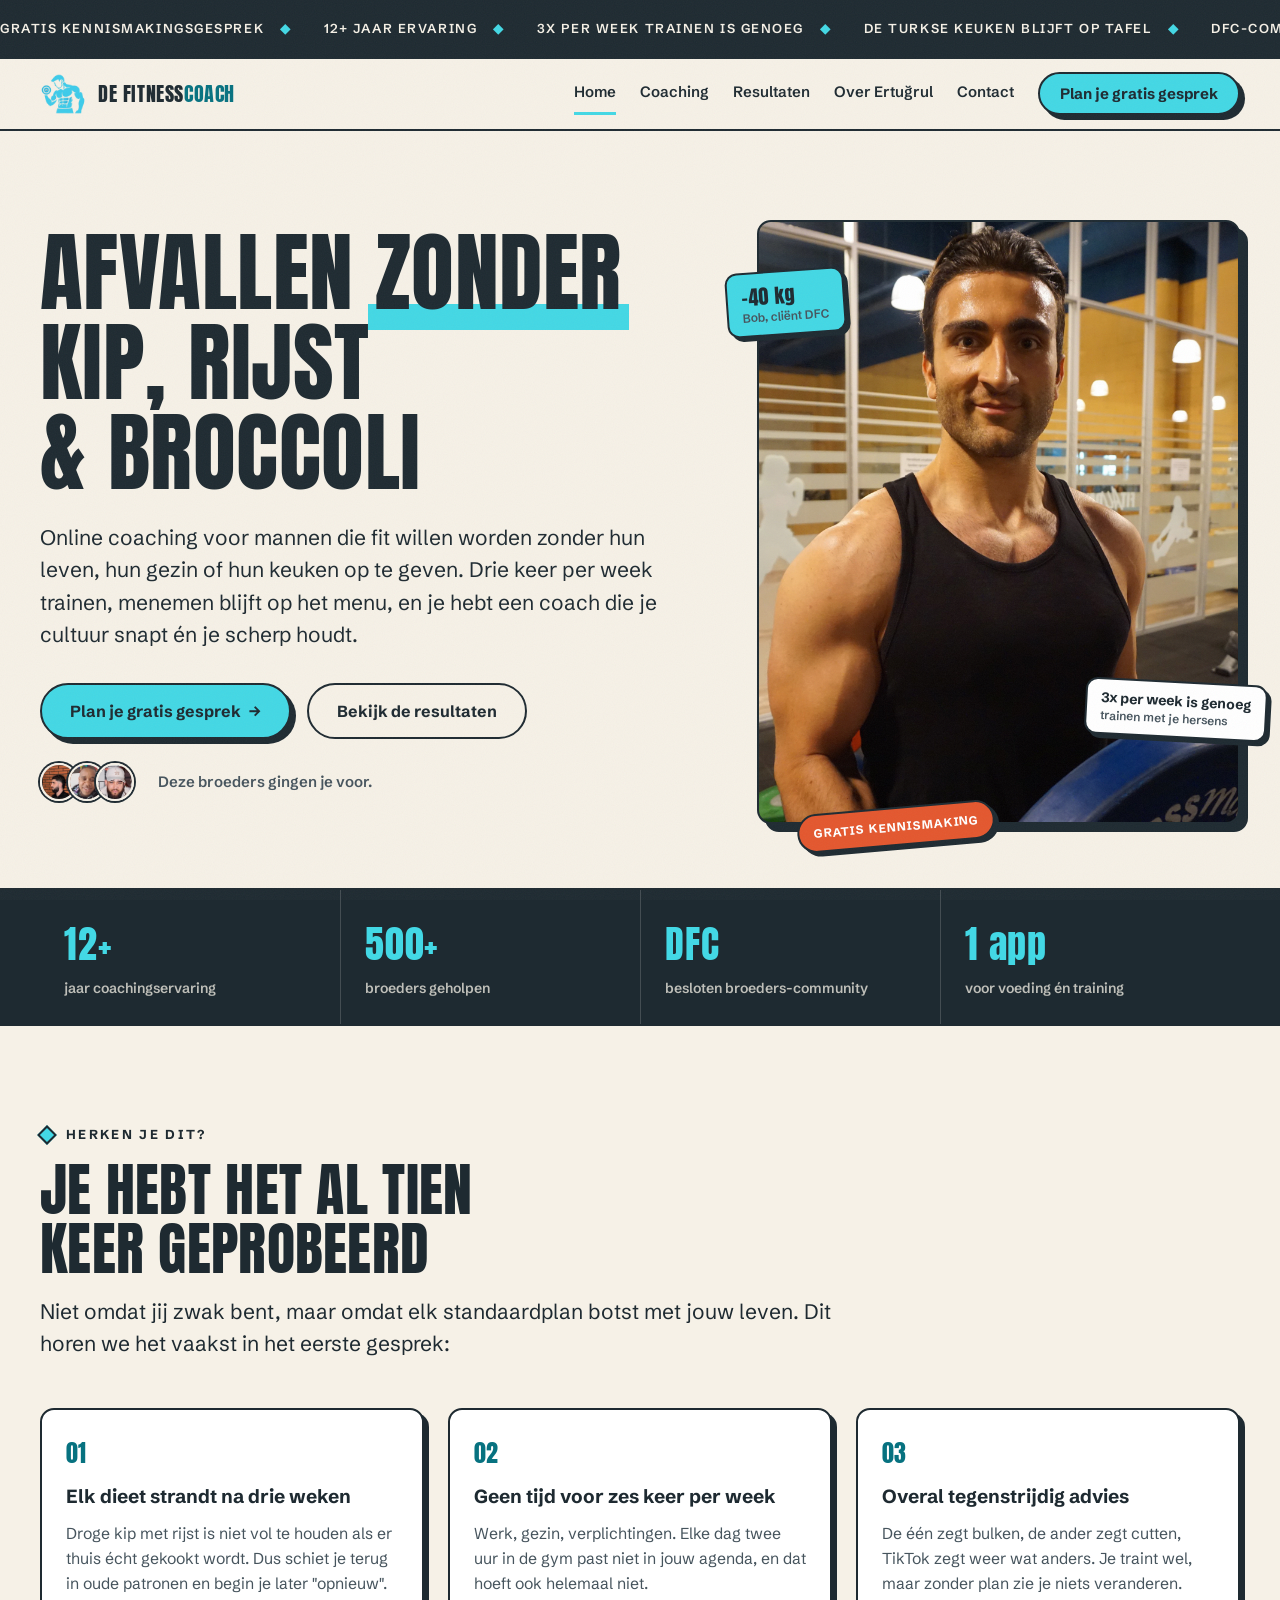
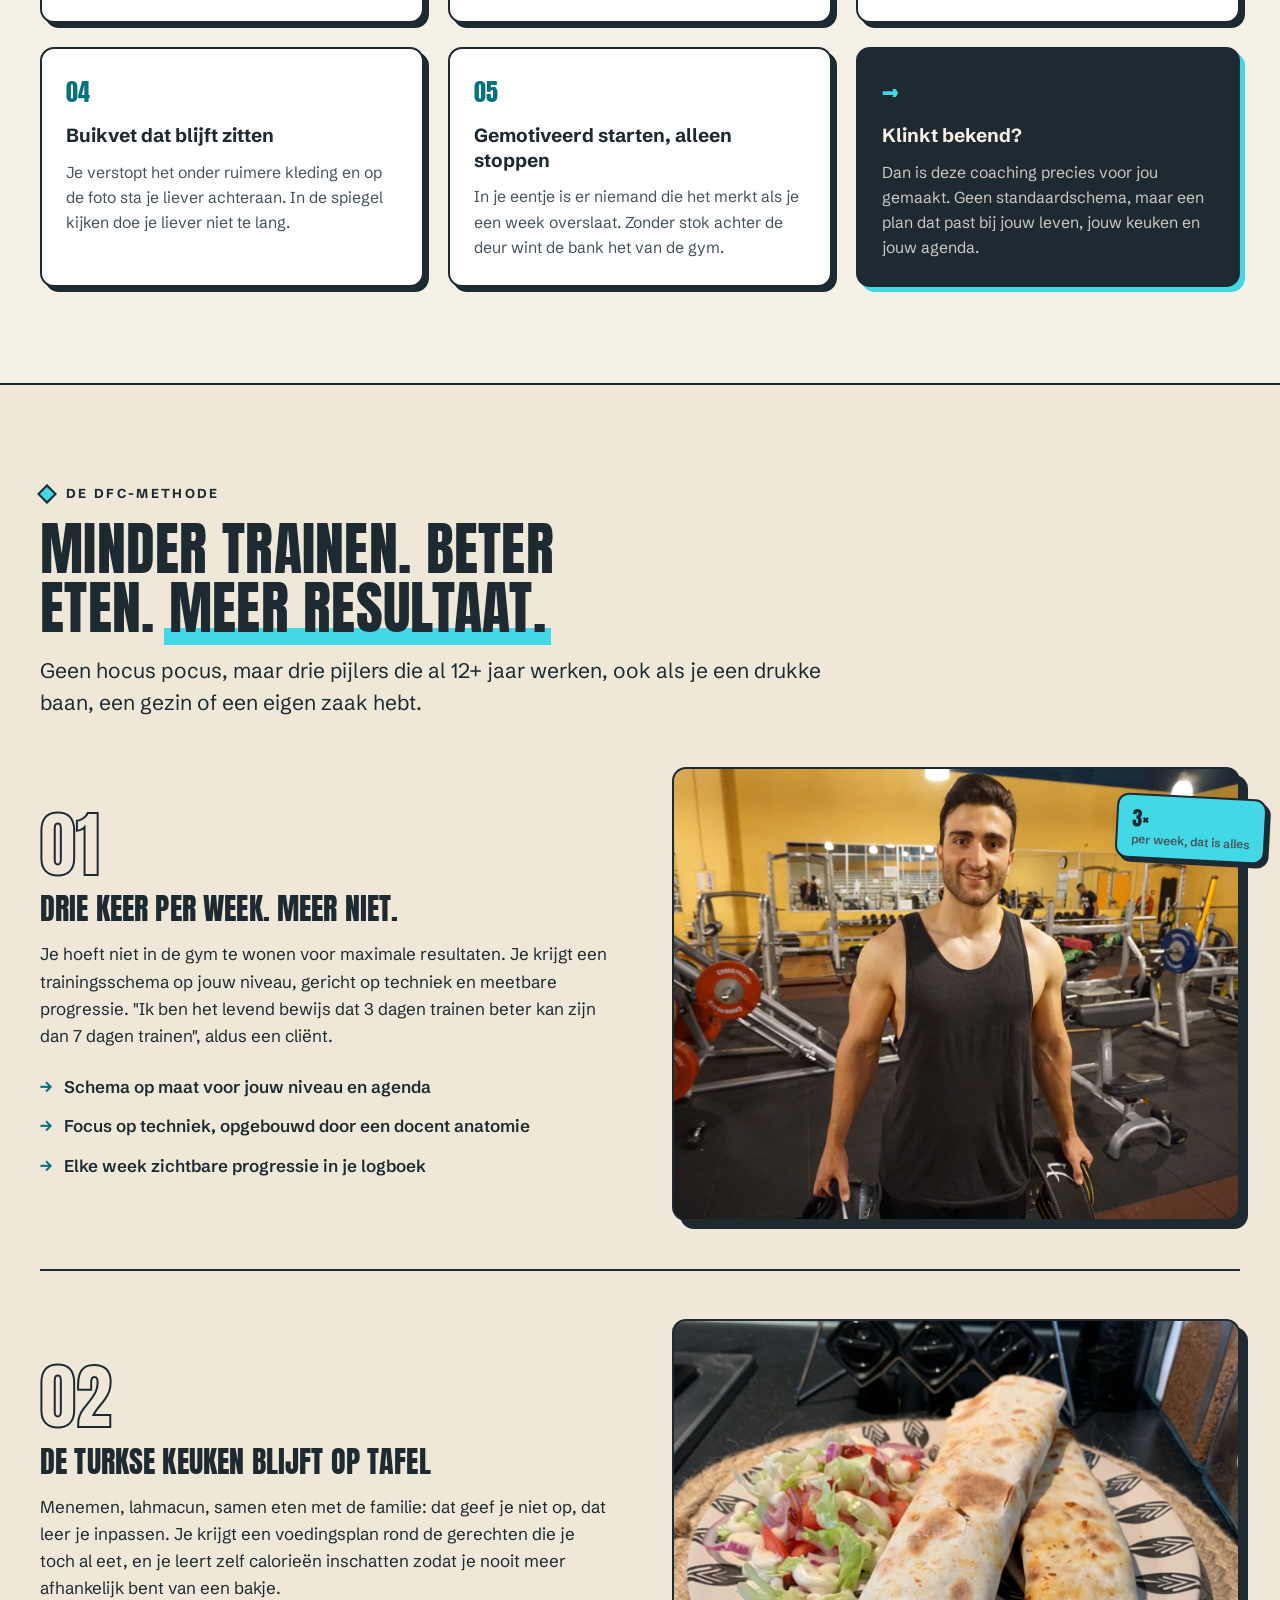
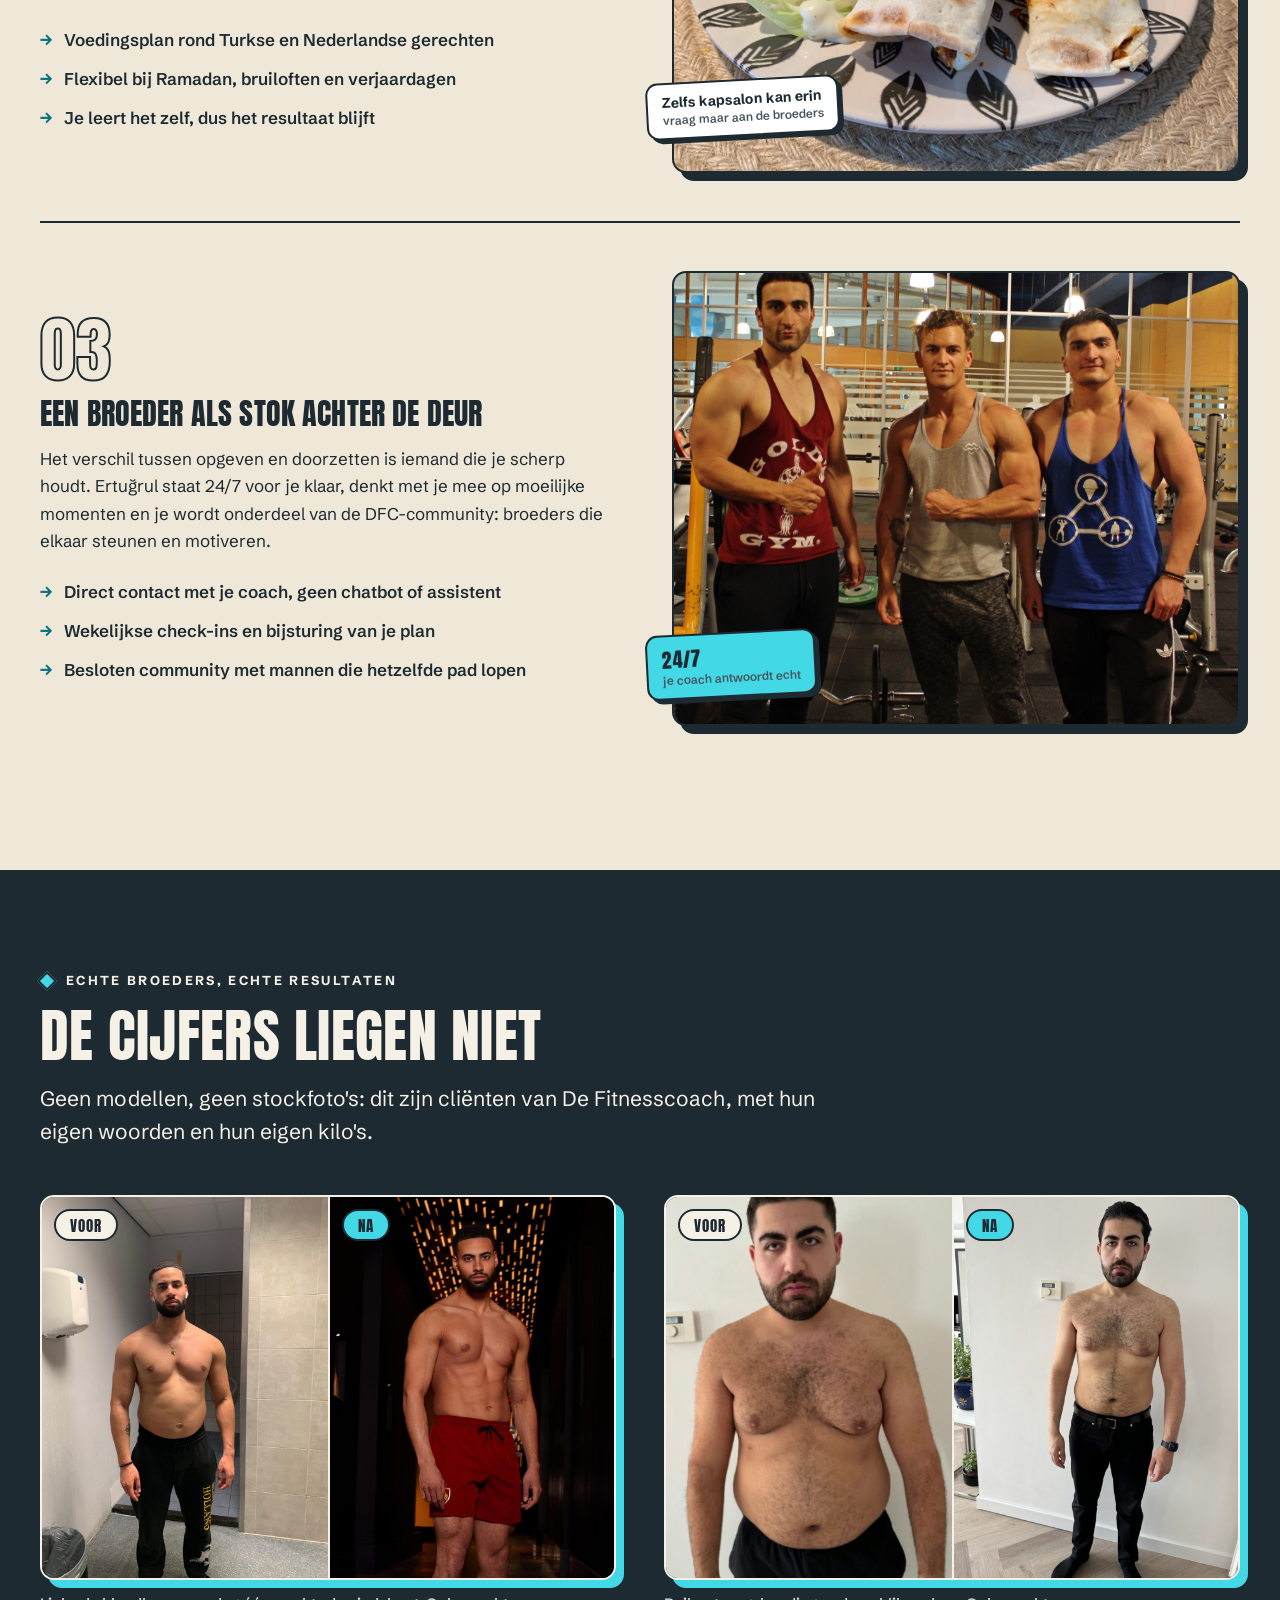
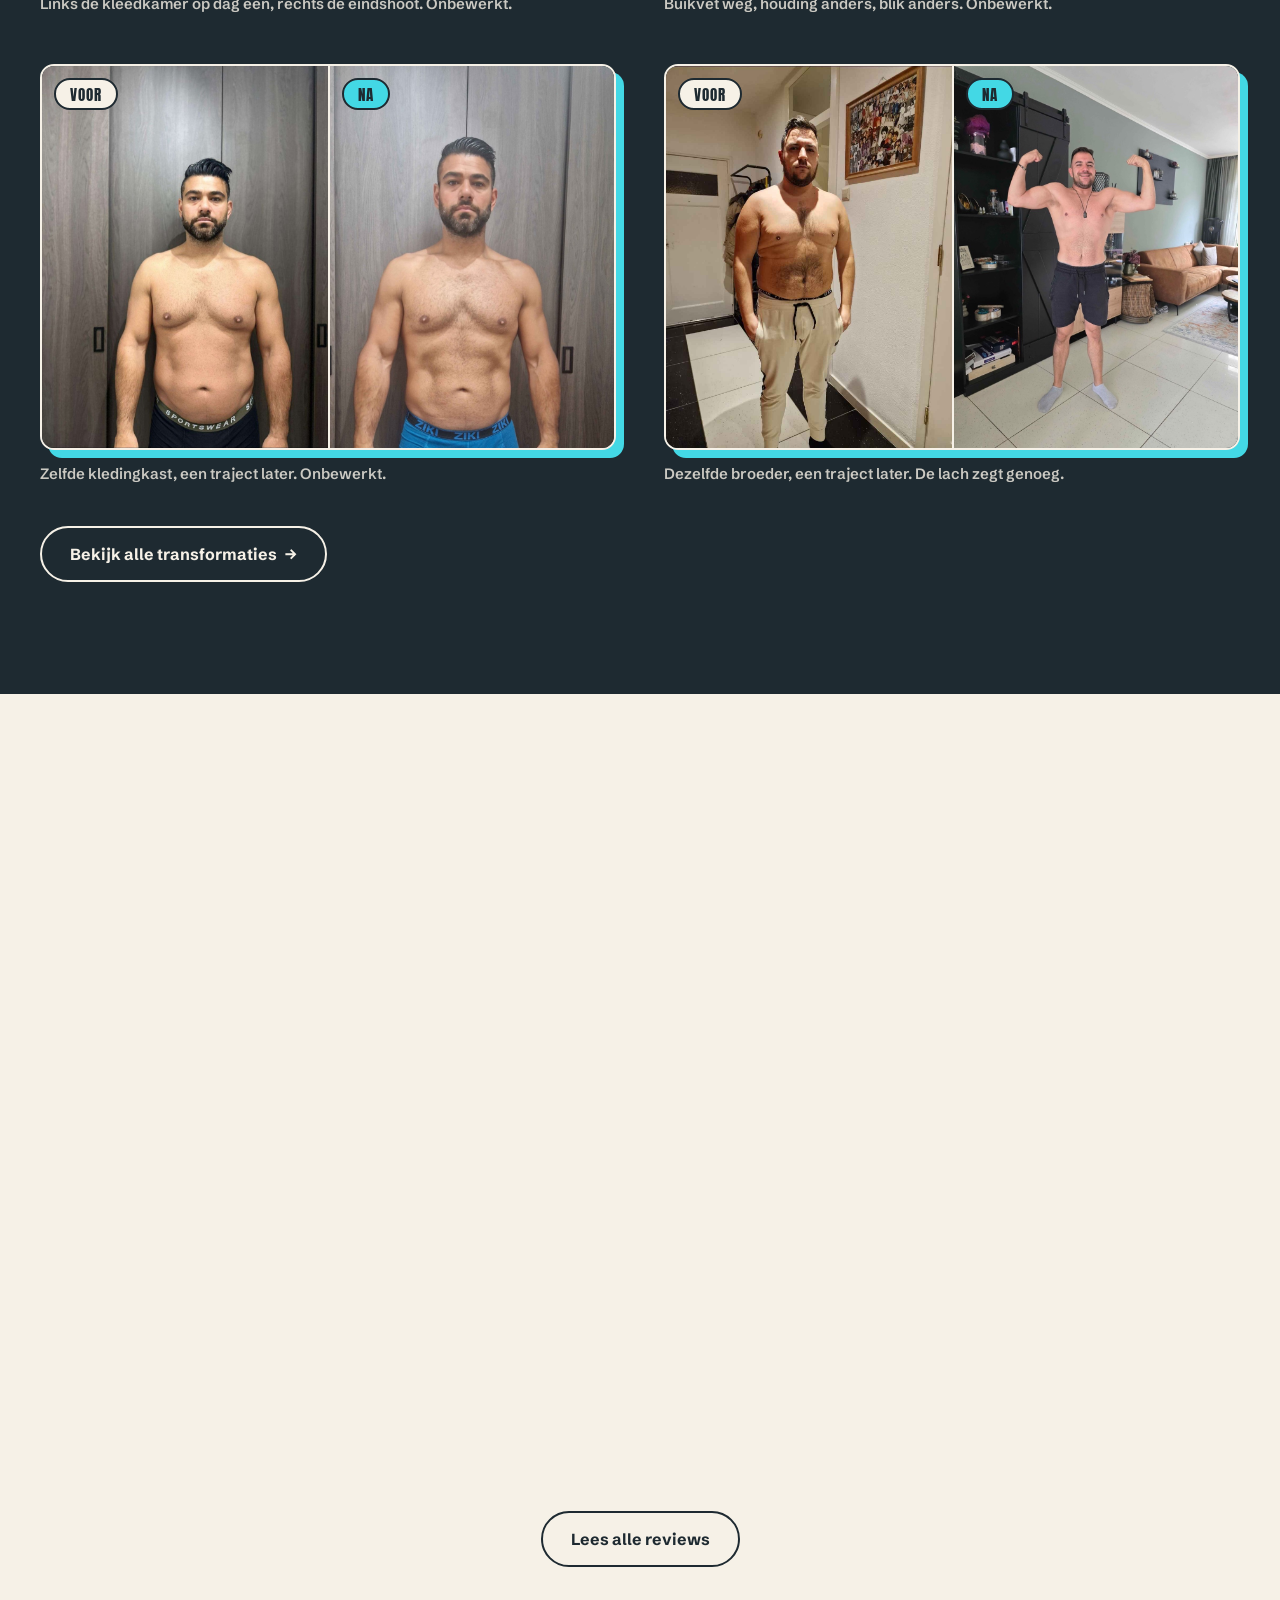
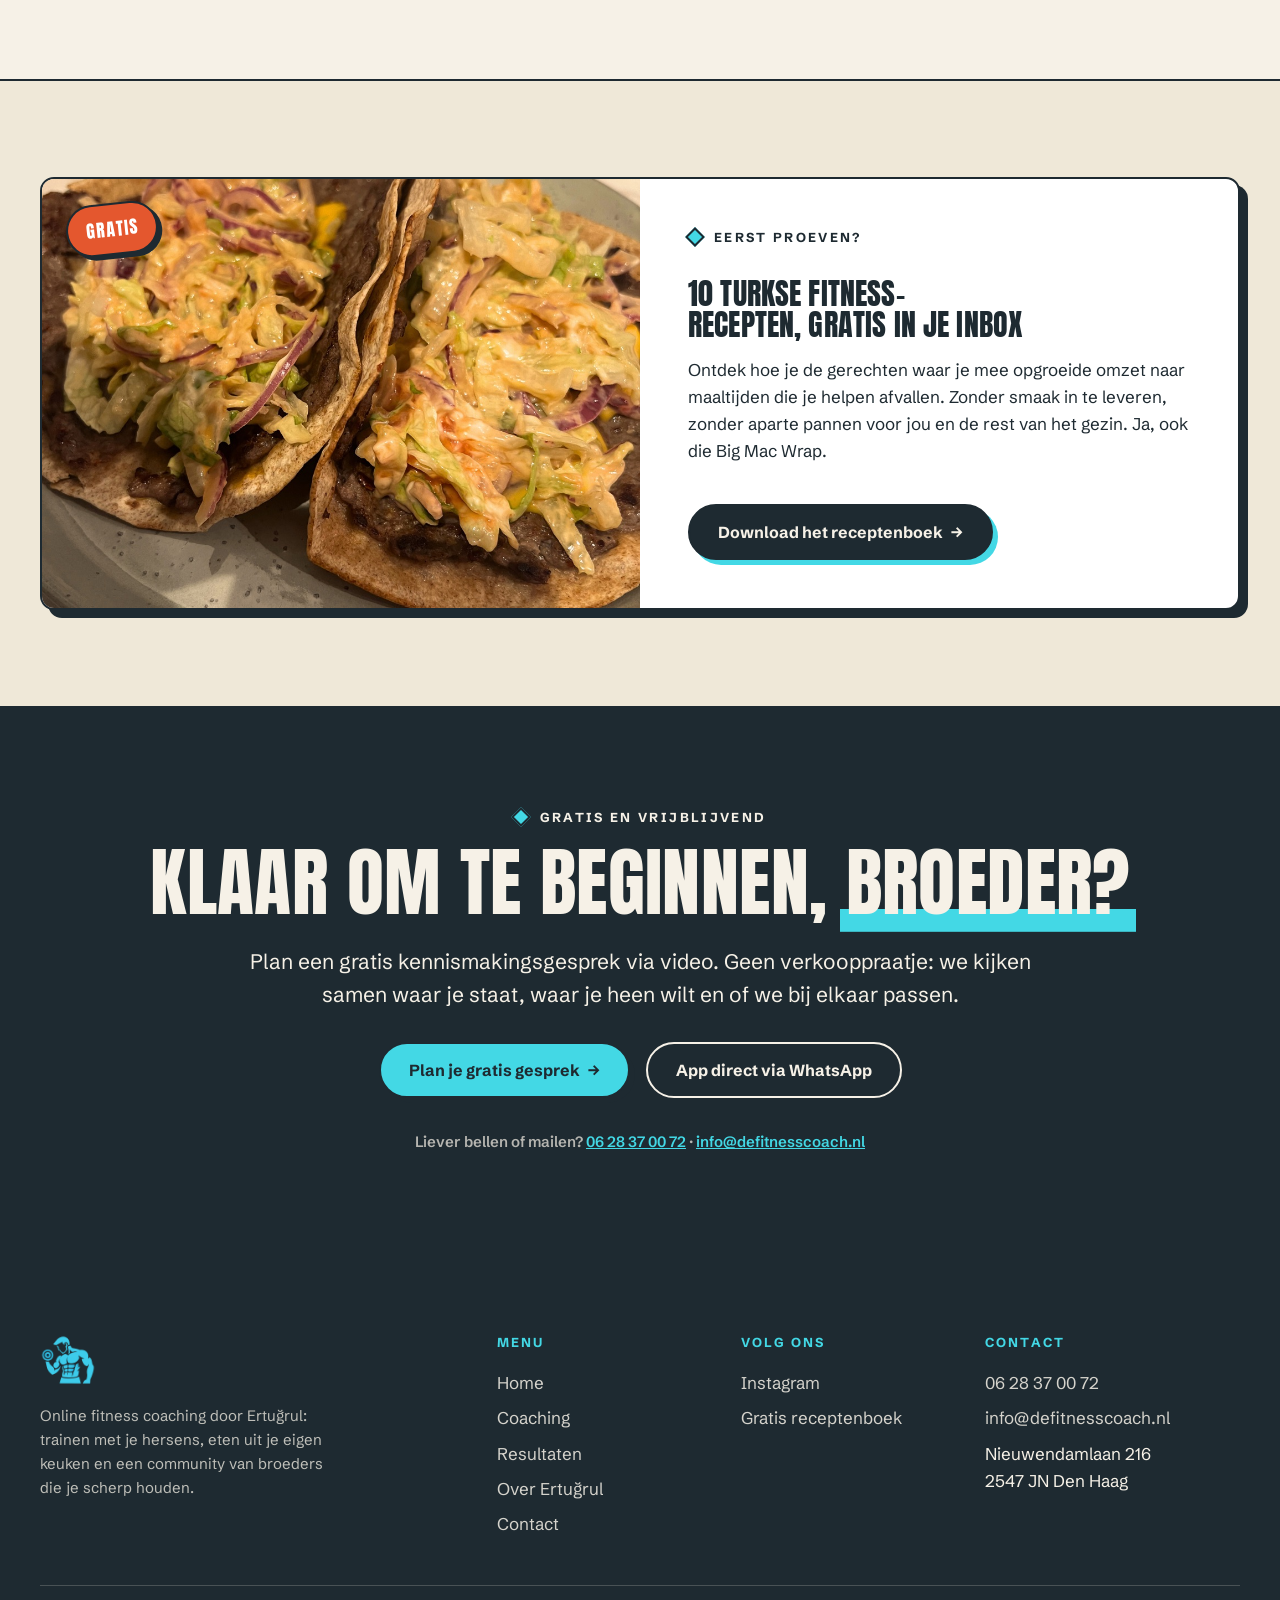
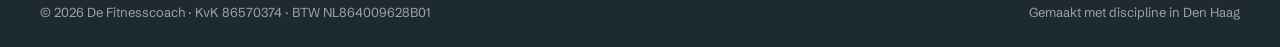
<file: index.html>
<!DOCTYPE html>
<html lang="nl">
<head>
  <meta charset="UTF-8">
  <meta name="viewport" content="width=device-width, initial-scale=1.0">
  <title>De Fitnesscoach — Afvallen zonder kip, rijst en broccoli</title>
  <meta name="description" content="Online fitness coaching door Ertuğrul: 3x per week trainen, de Turkse keuken blijft op tafel, en een coach die je scherp houdt. Plan je gratis kennismakingsgesprek.">
  <link rel="icon" type="image/png" href="assets/img/logo.png">
  <link rel="preconnect" href="https://fonts.googleapis.com">
  <link rel="preconnect" href="https://fonts.gstatic.com" crossorigin>
  <link href="https://fonts.googleapis.com/css2?family=Anton&family=Schibsted+Grotesk:ital,wght@0,400;0,600;0,700;1,400&display=swap" rel="stylesheet">
  <link rel="stylesheet" href="assets/style.css">
</head>
<body>

  <div class="ticker" aria-hidden="true">
    <div class="ticker__track">
      <span>Gratis kennismakingsgesprek <span class="dot">◆</span></span>
      <span>12+ jaar ervaring <span class="dot">◆</span></span>
      <span>3x per week trainen is genoeg <span class="dot">◆</span></span>
      <span>De Turkse keuken blijft op tafel <span class="dot">◆</span></span>
      <span>DFC-community van broeders <span class="dot">◆</span></span>
      <span>Gratis kennismakingsgesprek <span class="dot">◆</span></span>
      <span>12+ jaar ervaring <span class="dot">◆</span></span>
      <span>3x per week trainen is genoeg <span class="dot">◆</span></span>
      <span>De Turkse keuken blijft op tafel <span class="dot">◆</span></span>
      <span>DFC-community van broeders <span class="dot">◆</span></span>
    </div>
  </div>

  <header class="site-header">
    <div class="wrap site-header__inner">
      <a class="logo" href="index.html">
        <img src="assets/img/logo.png" alt="" width="46" height="46">
        <strong>De Fitness<em>coach</em></strong>
      </a>
      <button class="nav-toggle" aria-expanded="false" aria-controls="nav">Menu</button>
      <nav class="nav" id="nav" aria-label="Hoofdnavigatie">
        <a href="index.html" aria-current="page">Home</a>
        <a href="coaching.html">Coaching</a>
        <a href="resultaten.html">Resultaten</a>
        <a href="over-ertugrul.html">Over Ertuğrul</a>
        <a href="contact.html">Contact</a>
        <a class="btn btn--primary" href="contact.html">Plan je gratis gesprek</a>
      </nav>
    </div>
  </header>

  <main>

    <!-- HERO -->
    <section class="hero">
      <div class="wrap hero__grid">
        <div class="hero__copy">
          <h1 class="display h-hero">Afvallen <span class="mark">zonder</span> kip, rijst &amp; broccoli</h1>
          <p class="lead">Online coaching voor mannen die fit willen worden zonder hun leven, hun gezin of hun keuken op te geven. Drie keer per week trainen, menemen blijft op het menu, en je hebt een coach die je cultuur snapt én je scherp houdt.</p>
          <div class="hero__cta">
            <a class="btn btn--primary" href="contact.html">Plan je gratis gesprek <span class="arrow">→</span></a>
            <a class="btn btn--ghost" href="resultaten.html">Bekijk de resultaten</a>
          </div>
          <p class="hero__proofline">
            <span class="faces">
              <img src="assets/img/face-ali.jpg" alt="" width="38" height="38">
              <img src="assets/img/face-bob.jpg" alt="" width="38" height="38">
              <img src="assets/img/face-jeff.jpg" alt="" width="38" height="38">
            </span>
            <span>Deze broeders gingen je voor.</span>
          </p>
        </div>
        <div class="hero__media">
          <div class="photo-frame">
            <img src="assets/img/ertugrul-gym.jpg" alt="Coach Ertuğrul in de sportschool" fetchpriority="high">
            <span class="chip chip--cyan" style="top: 8%; left: -7%; transform: rotate(-4deg);"><strong>−40 kg</strong><small>Bob, cliënt DFC</small></span>
            <span class="chip" style="bottom: 14%; right: -6%; transform: rotate(3deg);">3x per week is genoeg<small>trainen met je hersens</small></span>
            <span class="chip chip--sticker" style="bottom: -4%; left: 8%; transform: rotate(-5deg);">Gratis kennismaking</span>
          </div>
        </div>
      </div>
    </section>

    <!-- STATS -->
    <div class="statbar">
      <div class="wrap statbar__grid">
        <div class="statbar__cell"><strong>12+</strong><span>jaar coachingservaring</span></div>
        <div class="statbar__cell"><strong>500+</strong><span>broeders geholpen</span></div>
        <div class="statbar__cell"><strong>DFC</strong><span>besloten broeders-community</span></div>
        <div class="statbar__cell"><strong>1 app</strong><span>voor voeding én training</span></div>
      </div>
    </div>

    <!-- HERKENNING -->
    <section class="section">
      <div class="wrap">
        <div class="section__head reveal">
          <p class="kicker">Herken je dit?</p>
          <h2 class="display h-sec">Je hebt het al tien keer geprobeerd</h2>
          <p class="lead">Niet omdat jij zwak bent, maar omdat elk standaardplan botst met jouw leven. Dit horen we het vaakst in het eerste gesprek:</p>
        </div>
        <div class="pain-grid">
          <div class="pain-card reveal"><span class="num">01</span><h3>Elk dieet strandt na drie weken</h3><p>Droge kip met rijst is niet vol te houden als er thuis écht gekookt wordt. Dus schiet je terug in oude patronen en begin je later "opnieuw".</p></div>
          <div class="pain-card reveal" data-delay="1"><span class="num">02</span><h3>Geen tijd voor zes keer per week</h3><p>Werk, gezin, verplichtingen. Elke dag twee uur in de gym past niet in jouw agenda, en dat hoeft ook helemaal niet.</p></div>
          <div class="pain-card reveal" data-delay="2"><span class="num">03</span><h3>Overal tegenstrijdig advies</h3><p>De één zegt bulken, de ander zegt cutten, TikTok zegt weer wat anders. Je traint wel, maar zonder plan zie je niets veranderen.</p></div>
          <div class="pain-card reveal"><span class="num">04</span><h3>Buikvet dat blijft zitten</h3><p>Je verstopt het onder ruimere kleding en op de foto sta je liever achteraan. In de spiegel kijken doe je liever niet te lang.</p></div>
          <div class="pain-card reveal" data-delay="1"><span class="num">05</span><h3>Gemotiveerd starten, alleen stoppen</h3><p>In je eentje is er niemand die het merkt als je een week overslaat. Zonder stok achter de deur wint de bank het van de gym.</p></div>
          <div class="pain-card pain-card--flip reveal" data-delay="2"><span class="num">→</span><h3>Klinkt bekend?</h3><p>Dan is deze coaching precies voor jou gemaakt. Geen standaardschema, maar een plan dat past bij jouw leven, jouw keuken en jouw agenda.</p></div>
        </div>
      </div>
    </section>

    <!-- METHODE -->
    <section class="section section--deep" id="methode">
      <div class="wrap">
        <div class="section__head reveal">
          <p class="kicker">De DFC-methode</p>
          <h2 class="display h-sec">Minder trainen. Beter eten. <span class="mark">Meer resultaat.</span></h2>
          <p class="lead">Geen hocus pocus, maar drie pijlers die al 12+ jaar werken, ook als je een drukke baan, een gezin of een eigen zaak hebt.</p>
        </div>

        <article class="pillar reveal">
          <div class="pillar__content">
            <span class="pillar__num">01</span>
            <h3 class="display h-sub">Drie keer per week. Meer niet.</h3>
            <p>Je hoeft niet in de gym te wonen voor maximale resultaten. Je krijgt een trainingsschema op jouw niveau, gericht op techniek en meetbare progressie. "Ik ben het levend bewijs dat 3 dagen trainen beter kan zijn dan 7 dagen trainen", aldus een cliënt.</p>
            <ul>
              <li>Schema op maat voor jouw niveau en agenda</li>
              <li>Focus op techniek, opgebouwd door een docent anatomie</li>
              <li>Elke week zichtbare progressie in je logboek</li>
            </ul>
          </div>
          <div class="pillar__media">
            <div class="photo-frame">
              <img src="assets/img/ertugrul-belts.jpg" alt="Ertuğrul met lifting belts in de sportschool" loading="lazy">
              <span class="chip chip--cyan" style="top: 6%; right: -5%; transform: rotate(3deg);"><strong>3×</strong><small>per week, dat is alles</small></span>
            </div>
          </div>
        </article>

        <article class="pillar reveal">
          <div class="pillar__content">
            <span class="pillar__num">02</span>
            <h3 class="display h-sub">De Turkse keuken blijft op tafel</h3>
            <p>Menemen, lahmacun, samen eten met de familie: dat geef je niet op, dat leer je inpassen. Je krijgt een voedingsplan rond de gerechten die je toch al eet, en je leert zelf calorieën inschatten zodat je nooit meer afhankelijk bent van een bakje.</p>
            <ul>
              <li>Voedingsplan rond Turkse en Nederlandse gerechten</li>
              <li>Flexibel bij Ramadan, bruiloften en verjaardagen</li>
              <li>Je leert het zelf, dus het resultaat blijft</li>
            </ul>
          </div>
          <div class="pillar__media">
            <div class="photo-frame">
              <img src="assets/img/maaltijd-wraps.jpg" alt="Zelfgemaakte gevulde wraps met salade, uit de voedingsapp van De Fitnesscoach" loading="lazy">
              <span class="chip" style="bottom: 8%; left: -5%; transform: rotate(-3deg);">Zelfs kapsalon kan erin<small>vraag maar aan de broeders</small></span>
            </div>
          </div>
        </article>

        <article class="pillar reveal">
          <div class="pillar__content">
            <span class="pillar__num">03</span>
            <h3 class="display h-sub">Een broeder als stok achter de deur</h3>
            <p>Het verschil tussen opgeven en doorzetten is iemand die je scherp houdt. Ertuğrul staat 24/7 voor je klaar, denkt met je mee op moeilijke momenten en je wordt onderdeel van de DFC-community: broeders die elkaar steunen en motiveren.</p>
            <ul>
              <li>Direct contact met je coach, geen chatbot of assistent</li>
              <li>Wekelijkse check-ins en bijsturing van je plan</li>
              <li>Besloten community met mannen die hetzelfde pad lopen</li>
            </ul>
          </div>
          <div class="pillar__media">
            <div class="photo-frame">
              <img src="assets/img/broeders-gym.jpg" alt="Ertuğrul samen met twee broeders in de sportschool" loading="lazy">
              <span class="chip chip--cyan" style="bottom: 6%; left: -5%; transform: rotate(-3deg);"><strong>24/7</strong><small>je coach antwoordt echt</small></span>
            </div>
          </div>
        </article>
      </div>
    </section>

    <!-- RESULTATEN -->
    <section class="section section--dark">
      <div class="wrap">
        <div class="section__head reveal">
          <p class="kicker kicker--light">Echte broeders, echte resultaten</p>
          <h2 class="display h-sec">De cijfers liegen niet</h2>
          <p class="lead">Geen modellen, geen stockfoto's: dit zijn cliënten van De Fitnesscoach, met hun eigen woorden en hun eigen kilo's.</p>
        </div>
        <div class="ba-grid">
          <figure class="ba-card reveal">
            <div class="ba-card__pair">
              <div class="ba-card__half"><img src="assets/img/ba1-voor.jpg" alt="Onbewerkte foto van een cliënt vóór het coachingstraject" loading="lazy" width="900" height="1200"><span class="ba-tag">Voor</span></div>
              <div class="ba-card__half"><img src="assets/img/ba1-na.jpg" alt="Dezelfde cliënt na het coachingstraject, tijdens de eindshoot" loading="lazy" width="900" height="1200"><span class="ba-tag ba-tag--after">Na</span></div>
            </div>
            <figcaption>Links de kleedkamer op dag één, rechts de eindshoot. Onbewerkt.</figcaption>
          </figure>
          <figure class="ba-card reveal" data-delay="1">
            <div class="ba-card__pair">
              <div class="ba-card__half"><img src="assets/img/ba5-voor.jpg" alt="Onbewerkte foto van een cliënt met overgewicht vóór het traject" loading="lazy" width="900" height="1200"><span class="ba-tag">Voor</span></div>
              <div class="ba-card__half"><img src="assets/img/ba5-na.jpg" alt="Dezelfde cliënt na het traject, zichtbaar afgevallen" loading="lazy" width="900" height="1200"><span class="ba-tag ba-tag--after">Na</span></div>
            </div>
            <figcaption>Buikvet weg, houding anders, blik anders. Onbewerkt.</figcaption>
          </figure>
          <figure class="ba-card reveal">
            <div class="ba-card__pair">
              <div class="ba-card__half"><img src="assets/img/ba3-voor.jpg" alt="Onbewerkte foto van een cliënt vóór het traject, thuis voor de kledingkast" loading="lazy" width="900" height="1200"><span class="ba-tag">Voor</span></div>
              <div class="ba-card__half"><img src="assets/img/ba3-na.jpg" alt="Dezelfde cliënt na het traject, strakker en fitter" loading="lazy" width="900" height="1200"><span class="ba-tag ba-tag--after">Na</span></div>
            </div>
            <figcaption>Zelfde kledingkast, een traject later. Onbewerkt.</figcaption>
          </figure>
          <figure class="ba-card reveal" data-delay="1">
            <div class="ba-card__pair">
              <div class="ba-card__half"><img src="assets/img/ba4-voor.jpg" alt="Onbewerkte foto van een cliënt vóór het traject" loading="lazy" width="900" height="1200"><span class="ba-tag">Voor</span></div>
              <div class="ba-card__half"><img src="assets/img/ba4-na.jpg" alt="Dezelfde cliënt na het traject, lachend met dubbele biceps" loading="lazy" width="900" height="1200"><span class="ba-tag ba-tag--after">Na</span></div>
            </div>
            <figcaption>Dezelfde broeder, een traject later. De lach zegt genoeg.</figcaption>
          </figure>
        </div>
        <p style="margin-top: 40px;" class="reveal"><a class="btn btn--light-ghost" href="resultaten.html">Bekijk alle transformaties <span class="arrow">→</span></a></p>
      </div>
    </section>

    <!-- REVIEWS -->
    <section class="section">
      <div class="wrap">
        <div class="section__head reveal">
          <p class="kicker">Wat de broeders zeggen</p>
          <h2 class="display h-sec">Woord voor woord van cliënten</h2>
          <p class="lead">Rechtstreeks uit de reacties op Instagram en de DFC-community. Niets aangedikt, hooguit ingekort.</p>
        </div>
        <div class="review-wall">
          <article class="review-card reveal">
            <blockquote>"Voordat ik bij De Fitnesscoach begon dacht ik dat ik alleen spieren kon opbouwen door te bulken. Ik kwam er gauw achter dat het ook kon terwijl je langzaam afvalt. <strong>Momenteel 25 kg lichter maar gespierder dan ooit.</strong>"</blockquote>
            <cite>kbly.dnz <small>· via Instagram</small></cite>
          </article>
          <article class="review-card review-card--ink reveal" data-delay="1">
            <blockquote>"<strong>Ik eet zelfgemaakte burgers, kapsalon</strong> terwijl ik vet verlies en spieren opbouw. Wat willen jullie nog meer oeleh."</blockquote>
            <cite>jaegerrrrrf <small>· via Instagram</small></cite>
          </article>
          <article class="review-card reveal" data-delay="2">
            <blockquote>"Enige no-bs coach momenteel in NL. Wil je professionele hulp in een informele en gezellige omgeving, waarbij je resultaten boekt en meedraait in een <strong>gezellige DFC-community</strong> met cliënten die elkaar steunen en motiveren? Dan is De Fitnesscoach the place to be!"</blockquote>
            <cite>kbly.dnz <small>· via Instagram</small></cite>
          </article>
          <article class="review-card review-card--cyan reveal">
            <blockquote>"Ik ben het levend bewijs dat <strong>3 dagen trainen beter kan zijn dan 7 dagen trainen</strong>. Beter gebruik je je hersens meer dan je spieren."</blockquote>
            <cite>hmzablt <small>· via Instagram</small></cite>
          </article>
          <article class="review-card reveal" data-delay="1">
            <blockquote>"Je staat <strong>24/7 klaar</strong>. Als ik iets vraag krijg ik vrijwel direct deskundig antwoord. Met jou ga ik mijn doelstelling halen!"</blockquote>
            <cite>oktayaygun_ <small>· via Instagram</small></cite>
          </article>
          <article class="review-card reveal" data-delay="2">
            <blockquote>"Ik zie jou als een <strong>voorbeeldfiguur, broer, vriend</strong>. Je hebt me geholpen naar resultaten die ik zelf zolang niet kon behalen en hebt mij geleerd hoe ik dit later ook zelfstandig kan doen."</blockquote>
            <cite>palapala_7 <small>· via Instagram</small></cite>
          </article>
        </div>
        <p style="text-align:center; margin-top: 16px;" class="reveal"><a class="btn btn--ghost" href="resultaten.html">Lees alle reviews</a></p>
      </div>
    </section>

    <!-- RECEPTENBOEK -->
    <section class="section section--deep">
      <div class="wrap">
        <div class="recipe-band reveal">
          <div class="recipe-band__media">
            <img src="assets/img/bigmac-wrap.jpg" alt="Eiwitrijke Big Mac wraps, zelfgemaakt volgens recept van De Fitnesscoach" loading="lazy">
            <span class="sticker-free">Gratis</span>
          </div>
          <div class="recipe-band__copy">
            <p class="kicker">Eerst proeven?</p>
            <h2 class="display h-sub">10 Turkse fitness-recepten, gratis in je inbox</h2>
            <p>Ontdek hoe je de gerechten waar je mee opgroeide omzet naar maaltijden die je helpen afvallen. Zonder smaak in te leveren, zonder aparte pannen voor jou en de rest van het gezin. Ja, ook die Big Mac Wrap.</p>
            <a class="btn btn--dark" href="/receptenboek">Download het receptenboek <span class="arrow">→</span></a>
          </div>
        </div>
      </div>
    </section>

    <!-- CTA -->
    <section class="section section--dark cta-final">
      <div class="wrap">
        <p class="kicker kicker--light reveal">Gratis en vrijblijvend</p>
        <h2 class="display h-giant reveal">Klaar om te beginnen, <span class="mark">broeder?</span></h2>
        <p class="lead reveal">Plan een gratis kennismakingsgesprek via video. Geen verkooppraatje: we kijken samen waar je staat, waar je heen wilt en of we bij elkaar passen.</p>
        <div class="cta-final__buttons reveal">
          <a class="btn btn--primary" href="contact.html">Plan je gratis gesprek <span class="arrow">→</span></a>
          <a class="btn btn--light-ghost" href="https://wa.me/31628370072" target="_blank" rel="noopener">App direct via WhatsApp</a>
        </div>
        <p class="cta-final__meta reveal">Liever bellen of mailen? <a href="tel:+31628370072">06 28 37 00 72</a> · <a href="mailto:info@defitnesscoach.nl">info@defitnesscoach.nl</a></p>
      </div>
    </section>

  </main>

  <footer class="site-footer">
    <div class="wrap site-footer__grid">
      <div class="site-footer__brand">
        <img src="assets/img/logo.png" alt="Logo De Fitnesscoach" width="56" height="56">
        <p>Online fitness coaching door Ertuğrul: trainen met je hersens, eten uit je eigen keuken en een community van broeders die je scherp houden.</p>
      </div>
      <div>
        <h3>Menu</h3>
        <ul>
          <li><a href="index.html">Home</a></li>
          <li><a href="coaching.html">Coaching</a></li>
          <li><a href="resultaten.html">Resultaten</a></li>
          <li><a href="over-ertugrul.html">Over Ertuğrul</a></li>
          <li><a href="contact.html">Contact</a></li>
        </ul>
      </div>
      <div>
        <h3>Volg ons</h3>
        <ul>
          <li><a href="https://instagram.com/_ertugrulcan" target="_blank" rel="noopener">Instagram</a></li>
          <li><a href="/receptenboek">Gratis receptenboek</a></li>
        </ul>
      </div>
      <div>
        <h3>Contact</h3>
        <ul>
          <li><a href="tel:+31628370072">06 28 37 00 72</a></li>
          <li><a href="mailto:info@defitnesscoach.nl">info@defitnesscoach.nl</a></li>
          <li>Nieuwendamlaan 216<br>2547 JN Den Haag</li>
        </ul>
      </div>
    </div>
    <div class="wrap site-footer__legal">
      <span>© 2026 De Fitnesscoach · KvK 86570374 · BTW NL864009628B01</span>
      <span>Gemaakt met discipline in Den Haag</span>
    </div>
  </footer>

  <script src="assets/script.js"></script>
</body>
</html>
</file>
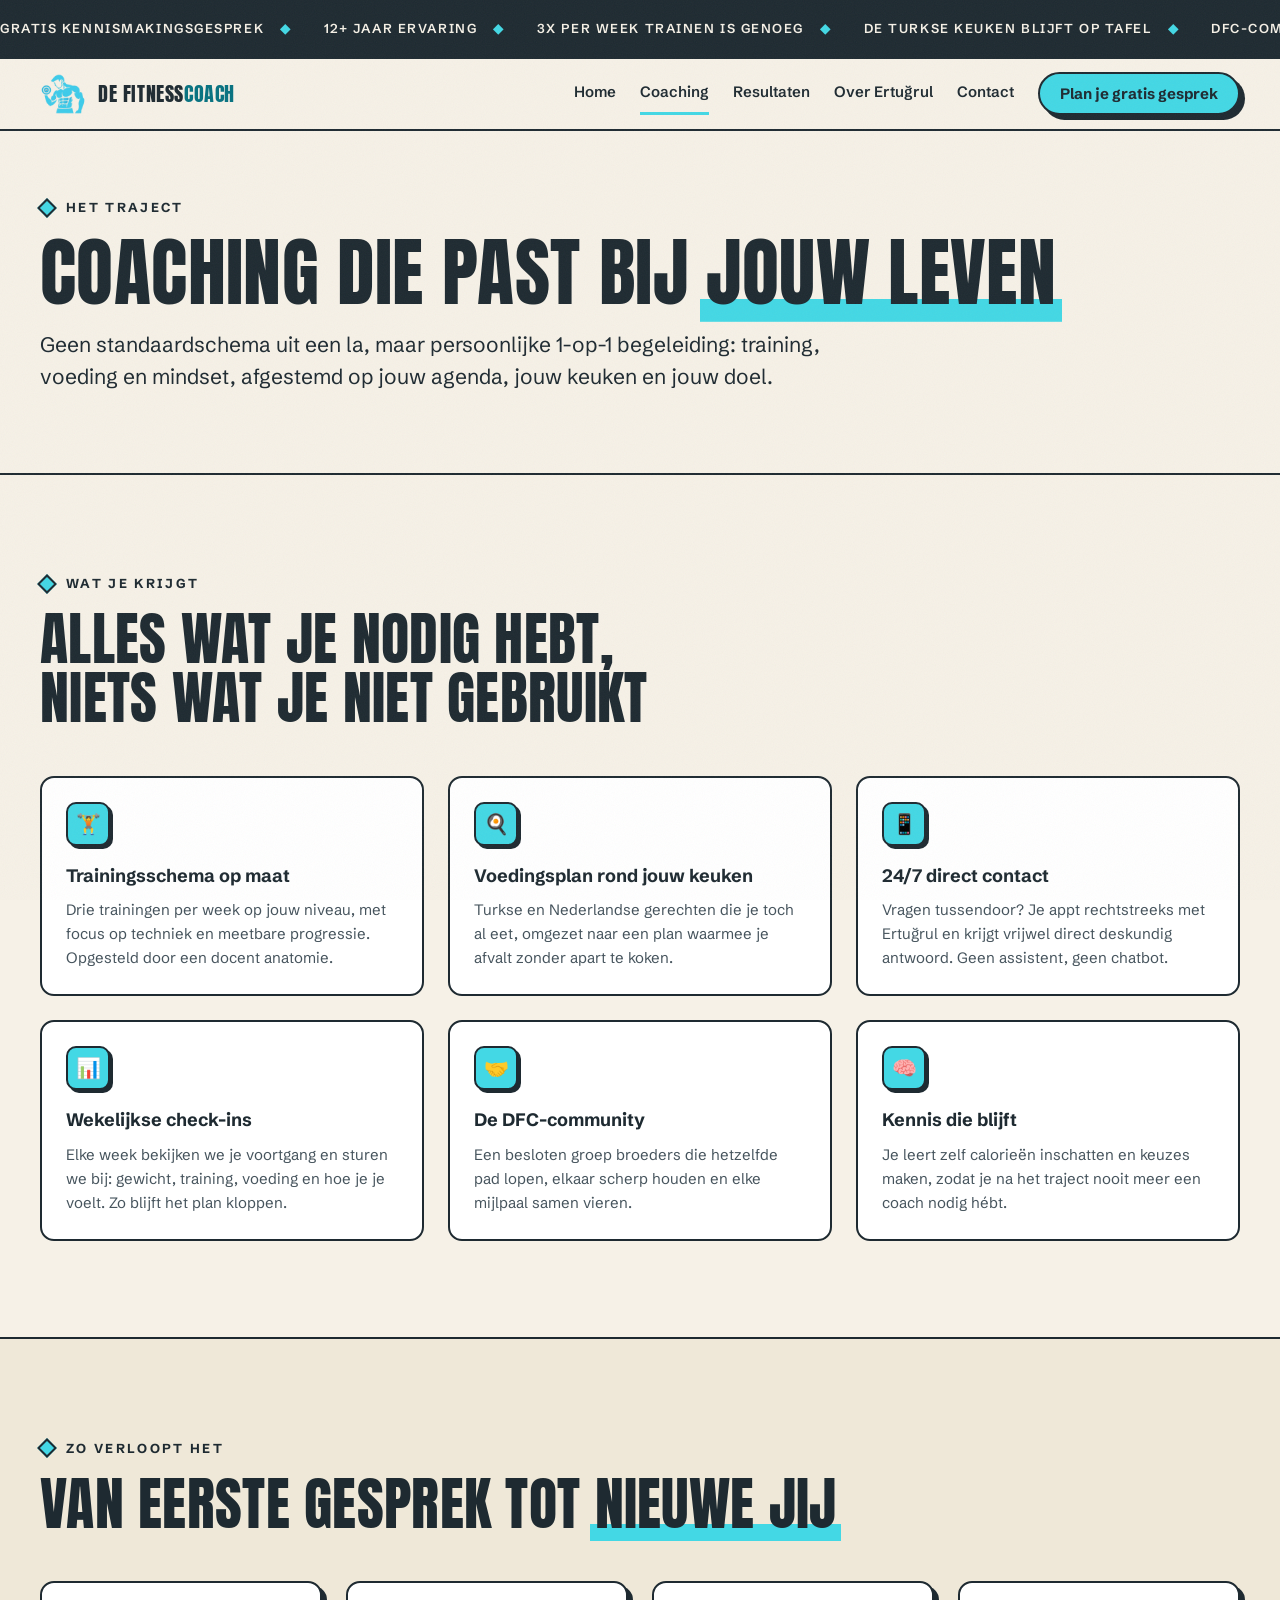
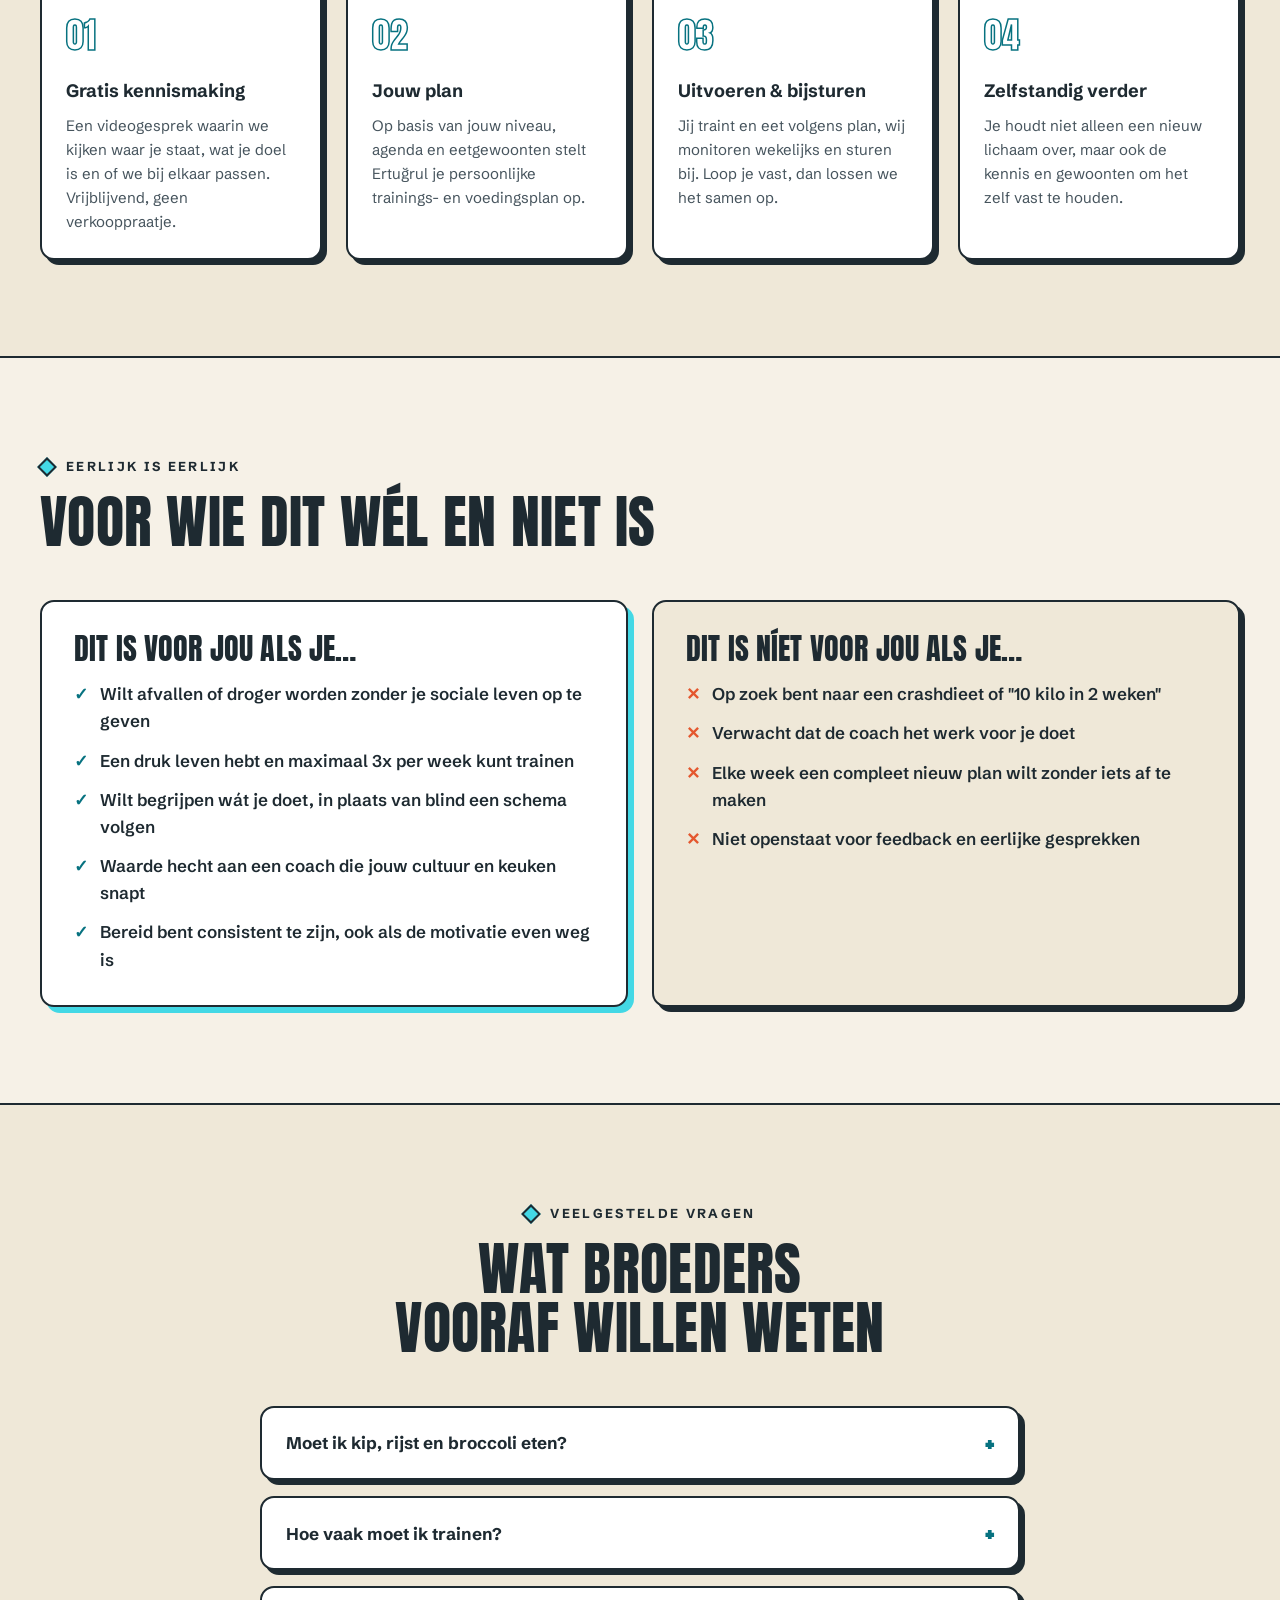
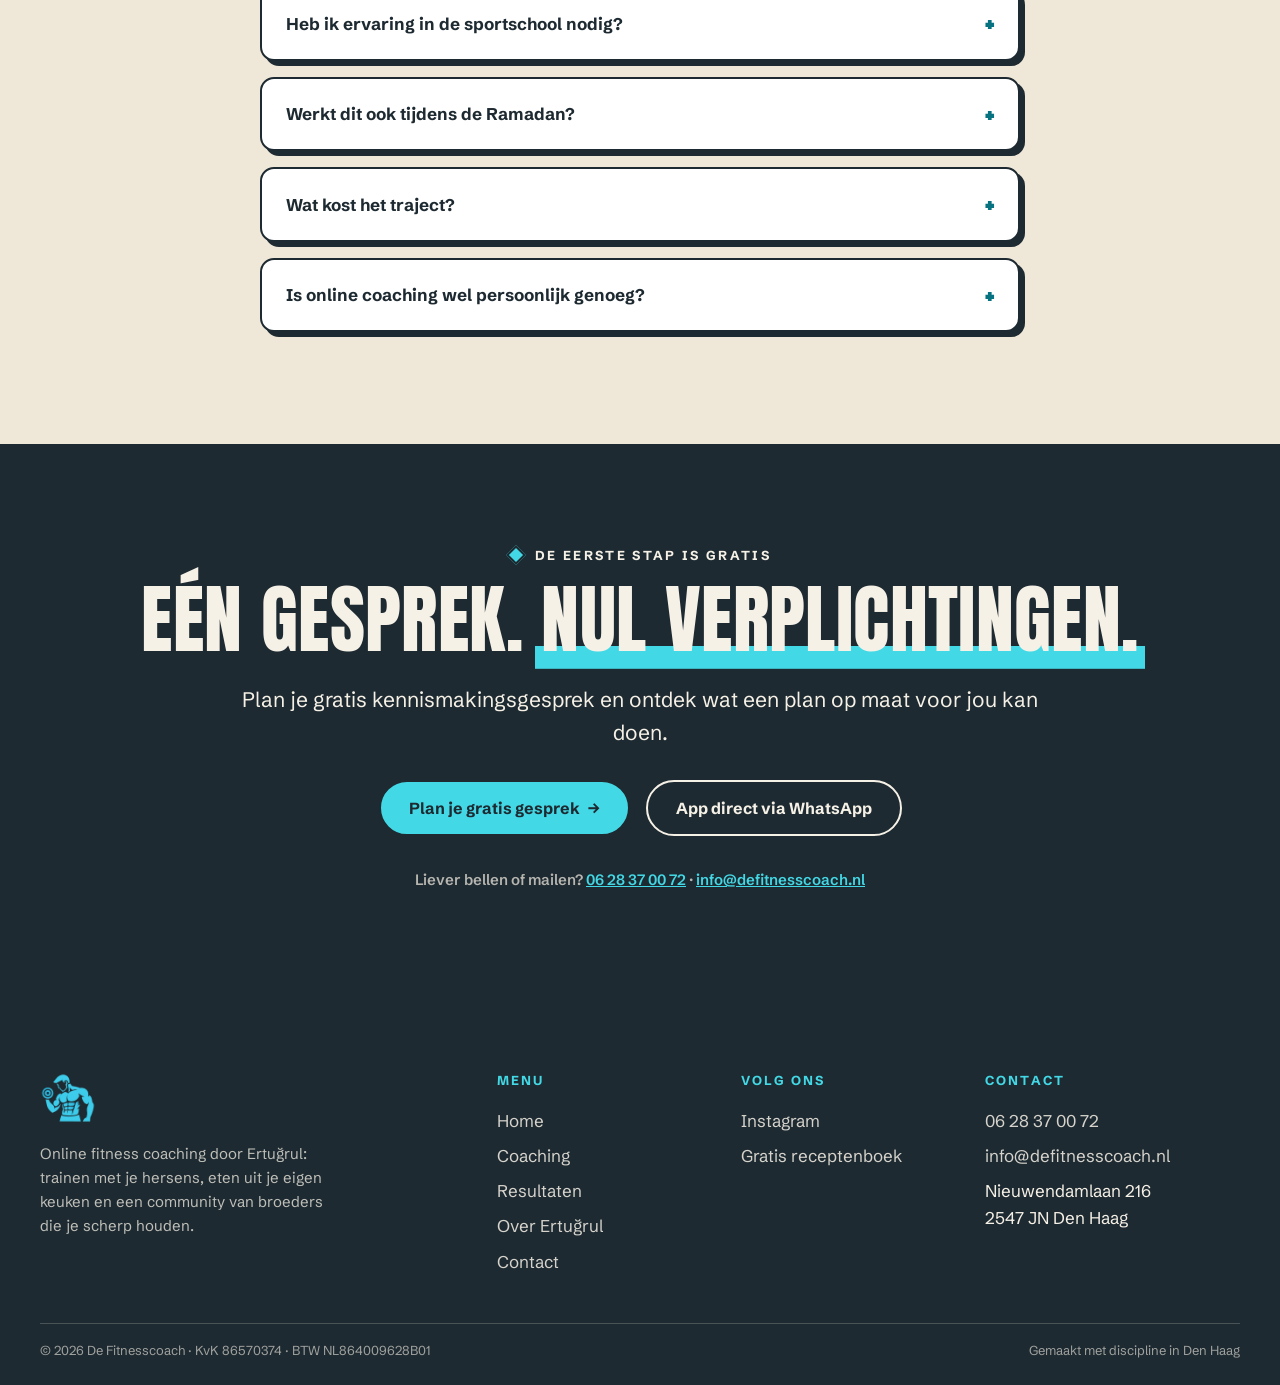
<file: coaching.html>
<!DOCTYPE html>
<html lang="nl">
<head>
  <meta charset="UTF-8">
  <meta name="viewport" content="width=device-width, initial-scale=1.0">
  <title>Coaching — De Fitnesscoach</title>
  <meta name="description" content="Zo werkt het coachingstraject van De Fitnesscoach: training op maat (3x per week), voeding rond de Turkse keuken en een coach die 24/7 voor je klaarstaat.">
  <link rel="icon" type="image/png" href="assets/img/logo.png">
  <link rel="preconnect" href="https://fonts.googleapis.com">
  <link rel="preconnect" href="https://fonts.gstatic.com" crossorigin>
  <link href="https://fonts.googleapis.com/css2?family=Anton&family=Schibsted+Grotesk:ital,wght@0,400;0,600;0,700;1,400&display=swap" rel="stylesheet">
  <link rel="stylesheet" href="assets/style.css">
</head>
<body>

  <div class="ticker" aria-hidden="true">
    <div class="ticker__track">
      <span>Gratis kennismakingsgesprek <span class="dot">◆</span></span>
      <span>12+ jaar ervaring <span class="dot">◆</span></span>
      <span>3x per week trainen is genoeg <span class="dot">◆</span></span>
      <span>De Turkse keuken blijft op tafel <span class="dot">◆</span></span>
      <span>DFC-community van broeders <span class="dot">◆</span></span>
      <span>Gratis kennismakingsgesprek <span class="dot">◆</span></span>
      <span>12+ jaar ervaring <span class="dot">◆</span></span>
      <span>3x per week trainen is genoeg <span class="dot">◆</span></span>
      <span>De Turkse keuken blijft op tafel <span class="dot">◆</span></span>
      <span>DFC-community van broeders <span class="dot">◆</span></span>
    </div>
  </div>

  <header class="site-header">
    <div class="wrap site-header__inner">
      <a class="logo" href="index.html">
        <img src="assets/img/logo.png" alt="" width="46" height="46">
        <strong>De Fitness<em>coach</em></strong>
      </a>
      <button class="nav-toggle" aria-expanded="false" aria-controls="nav">Menu</button>
      <nav class="nav" id="nav" aria-label="Hoofdnavigatie">
        <a href="index.html">Home</a>
        <a href="coaching.html" aria-current="page">Coaching</a>
        <a href="resultaten.html">Resultaten</a>
        <a href="over-ertugrul.html">Over Ertuğrul</a>
        <a href="contact.html">Contact</a>
        <a class="btn btn--primary" href="contact.html">Plan je gratis gesprek</a>
      </nav>
    </div>
  </header>

  <main>

    <section class="page-hero">
      <div class="wrap">
        <p class="kicker">Het traject</p>
        <h1 class="display h-giant">Coaching die past bij <span class="mark">jouw leven</span></h1>
        <p class="lead">Geen standaardschema uit een la, maar persoonlijke 1-op-1 begeleiding: training, voeding en mindset, afgestemd op jouw agenda, jouw keuken en jouw doel.</p>
      </div>
    </section>

    <!-- WAT JE KRIJGT -->
    <section class="section">
      <div class="wrap">
        <div class="section__head reveal">
          <p class="kicker">Wat je krijgt</p>
          <h2 class="display h-sec">Alles wat je nodig hebt, niets wat je niet gebruikt</h2>
        </div>
        <div class="includes">
          <div class="include reveal"><span class="icon" aria-hidden="true">🏋️</span><h3>Trainingsschema op maat</h3><p>Drie trainingen per week op jouw niveau, met focus op techniek en meetbare progressie. Opgesteld door een docent anatomie.</p></div>
          <div class="include reveal" data-delay="1"><span class="icon" aria-hidden="true">🍳</span><h3>Voedingsplan rond jouw keuken</h3><p>Turkse en Nederlandse gerechten die je toch al eet, omgezet naar een plan waarmee je afvalt zonder apart te koken.</p></div>
          <div class="include reveal" data-delay="2"><span class="icon" aria-hidden="true">📱</span><h3>24/7 direct contact</h3><p>Vragen tussendoor? Je appt rechtstreeks met Ertuğrul en krijgt vrijwel direct deskundig antwoord. Geen assistent, geen chatbot.</p></div>
          <div class="include reveal"><span class="icon" aria-hidden="true">📊</span><h3>Wekelijkse check-ins</h3><p>Elke week bekijken we je voortgang en sturen we bij: gewicht, training, voeding en hoe je je voelt. Zo blijft het plan kloppen.</p></div>
          <div class="include reveal" data-delay="1"><span class="icon" aria-hidden="true">🤝</span><h3>De DFC-community</h3><p>Een besloten groep broeders die hetzelfde pad lopen, elkaar scherp houden en elke mijlpaal samen vieren.</p></div>
          <div class="include reveal" data-delay="2"><span class="icon" aria-hidden="true">🧠</span><h3>Kennis die blijft</h3><p>Je leert zelf calorieën inschatten en keuzes maken, zodat je na het traject nooit meer een coach nodig hébt.</p></div>
        </div>
      </div>
    </section>

    <!-- HOE HET WERKT -->
    <section class="section section--deep">
      <div class="wrap">
        <div class="section__head reveal">
          <p class="kicker">Zo verloopt het</p>
          <h2 class="display h-sec">Van eerste gesprek tot <span class="mark">nieuwe jij</span></h2>
        </div>
        <div class="steps">
          <div class="step reveal"><h3>Gratis kennismaking</h3><p>Een videogesprek waarin we kijken waar je staat, wat je doel is en of we bij elkaar passen. Vrijblijvend, geen verkooppraatje.</p></div>
          <div class="step reveal" data-delay="1"><h3>Jouw plan</h3><p>Op basis van jouw niveau, agenda en eetgewoonten stelt Ertuğrul je persoonlijke trainings- en voedingsplan op.</p></div>
          <div class="step reveal" data-delay="2"><h3>Uitvoeren &amp; bijsturen</h3><p>Jij traint en eet volgens plan, wij monitoren wekelijks en sturen bij. Loop je vast, dan lossen we het samen op.</p></div>
          <div class="step reveal" data-delay="3"><h3>Zelfstandig verder</h3><p>Je houdt niet alleen een nieuw lichaam over, maar ook de kennis en gewoonten om het zelf vast te houden.</p></div>
        </div>
      </div>
    </section>

    <!-- VOOR WIE -->
    <section class="section">
      <div class="wrap">
        <div class="section__head reveal">
          <p class="kicker">Eerlijk is eerlijk</p>
          <h2 class="display h-sec">Voor wie dit wél en niet is</h2>
        </div>
        <div class="fit-grid">
          <div class="fit-col fit-col--yes reveal">
            <h3 class="display h-sub">Dit is voor jou als je…</h3>
            <ul>
              <li>Wilt afvallen of droger worden zonder je sociale leven op te geven</li>
              <li>Een druk leven hebt en maximaal 3x per week kunt trainen</li>
              <li>Wilt begrijpen wát je doet, in plaats van blind een schema volgen</li>
              <li>Waarde hecht aan een coach die jouw cultuur en keuken snapt</li>
              <li>Bereid bent consistent te zijn, ook als de motivatie even weg is</li>
            </ul>
          </div>
          <div class="fit-col fit-col--no reveal" data-delay="1">
            <h3 class="display h-sub">Dit is níet voor jou als je…</h3>
            <ul>
              <li>Op zoek bent naar een crashdieet of "10 kilo in 2 weken"</li>
              <li>Verwacht dat de coach het werk voor je doet</li>
              <li>Elke week een compleet nieuw plan wilt zonder iets af te maken</li>
              <li>Niet openstaat voor feedback en eerlijke gesprekken</li>
            </ul>
          </div>
        </div>
      </div>
    </section>

    <!-- FAQ -->
    <section class="section section--deep">
      <div class="wrap">
        <div class="section__head section__head--center reveal">
          <p class="kicker">Veelgestelde vragen</p>
          <h2 class="display h-sec">Wat broeders vooraf willen weten</h2>
        </div>
        <div class="faq reveal">
          <details>
            <summary>Moet ik kip, rijst en broccoli eten?</summary>
            <div><p>Nee. Dat is precies waar deze coaching zich tegen afzet. Je voedingsplan wordt gebouwd rond de gerechten die je thuis al eet: menemen, soepen, stoofgerechten, en ja, af en toe kapsalon. Je leert hoe je daarmee binnen je doelen blijft.</p></div>
          </details>
          <details>
            <summary>Hoe vaak moet ik trainen?</summary>
            <div><p>Drie keer per week is het uitgangspunt. Cliënten noemen zichzelf "het levend bewijs dat 3 dagen trainen beter kan zijn dan 7 dagen trainen". Kwaliteit en consistentie winnen van uren maken.</p></div>
          </details>
          <details>
            <summary>Heb ik ervaring in de sportschool nodig?</summary>
            <div><p>Nee. Het schema wordt op jouw niveau opgesteld en Ertuğrul is docent anatomie: techniek uitleggen is letterlijk zijn vak. Beginners zijn juist welkom, dan leer je het meteen goed.</p></div>
          </details>
          <details>
            <summary>Werkt dit ook tijdens de Ramadan?</summary>
            <div><p>Ja. Het plan wordt aangepast aan vasten, iftar en jouw energie. Dit is precies het voordeel van een coach die jouw cultuur van binnenuit kent.</p></div>
          </details>
          <details>
            <summary>Wat kost het traject?</summary>
            <div><p>Dat hangt af van je doel en de duur van het traject. In het gratis kennismakingsgesprek bespreken we wat bij jou past en krijg je een eerlijk voorstel, zonder druk.</p></div>
          </details>
          <details>
            <summary>Is online coaching wel persoonlijk genoeg?</summary>
            <div><p>Persoonlijker dan de meeste sportschoolbegeleiding: je hebt 1-op-1 contact met je coach, wekelijkse check-ins en je kunt 24/7 appen. Cliënten omschrijven Ertuğrul als "voorbeeldfiguur, broer en vriend".</p></div>
          </details>
        </div>
      </div>
    </section>

    <!-- CTA -->
    <section class="section section--dark cta-final">
      <div class="wrap">
        <p class="kicker kicker--light reveal">De eerste stap is gratis</p>
        <h2 class="display h-giant reveal">Eén gesprek. <span class="mark">Nul verplichtingen.</span></h2>
        <p class="lead reveal">Plan je gratis kennismakingsgesprek en ontdek wat een plan op maat voor jou kan doen.</p>
        <div class="cta-final__buttons reveal">
          <a class="btn btn--primary" href="contact.html">Plan je gratis gesprek <span class="arrow">→</span></a>
          <a class="btn btn--light-ghost" href="https://wa.me/31628370072" target="_blank" rel="noopener">App direct via WhatsApp</a>
        </div>
        <p class="cta-final__meta reveal">Liever bellen of mailen? <a href="tel:+31628370072">06 28 37 00 72</a> · <a href="mailto:info@defitnesscoach.nl">info@defitnesscoach.nl</a></p>
      </div>
    </section>

  </main>

  <footer class="site-footer">
    <div class="wrap site-footer__grid">
      <div class="site-footer__brand">
        <img src="assets/img/logo.png" alt="Logo De Fitnesscoach" width="56" height="56">
        <p>Online fitness coaching door Ertuğrul: trainen met je hersens, eten uit je eigen keuken en een community van broeders die je scherp houden.</p>
      </div>
      <div>
        <h3>Menu</h3>
        <ul>
          <li><a href="index.html">Home</a></li>
          <li><a href="coaching.html">Coaching</a></li>
          <li><a href="resultaten.html">Resultaten</a></li>
          <li><a href="over-ertugrul.html">Over Ertuğrul</a></li>
          <li><a href="contact.html">Contact</a></li>
        </ul>
      </div>
      <div>
        <h3>Volg ons</h3>
        <ul>
          <li><a href="https://instagram.com/_ertugrulcan" target="_blank" rel="noopener">Instagram</a></li>
          <li><a href="/receptenboek">Gratis receptenboek</a></li>
        </ul>
      </div>
      <div>
        <h3>Contact</h3>
        <ul>
          <li><a href="tel:+31628370072">06 28 37 00 72</a></li>
          <li><a href="mailto:info@defitnesscoach.nl">info@defitnesscoach.nl</a></li>
          <li>Nieuwendamlaan 216<br>2547 JN Den Haag</li>
        </ul>
      </div>
    </div>
    <div class="wrap site-footer__legal">
      <span>© 2026 De Fitnesscoach · KvK 86570374 · BTW NL864009628B01</span>
      <span>Gemaakt met discipline in Den Haag</span>
    </div>
  </footer>

  <script src="assets/script.js"></script>
</body>
</html>
</file>
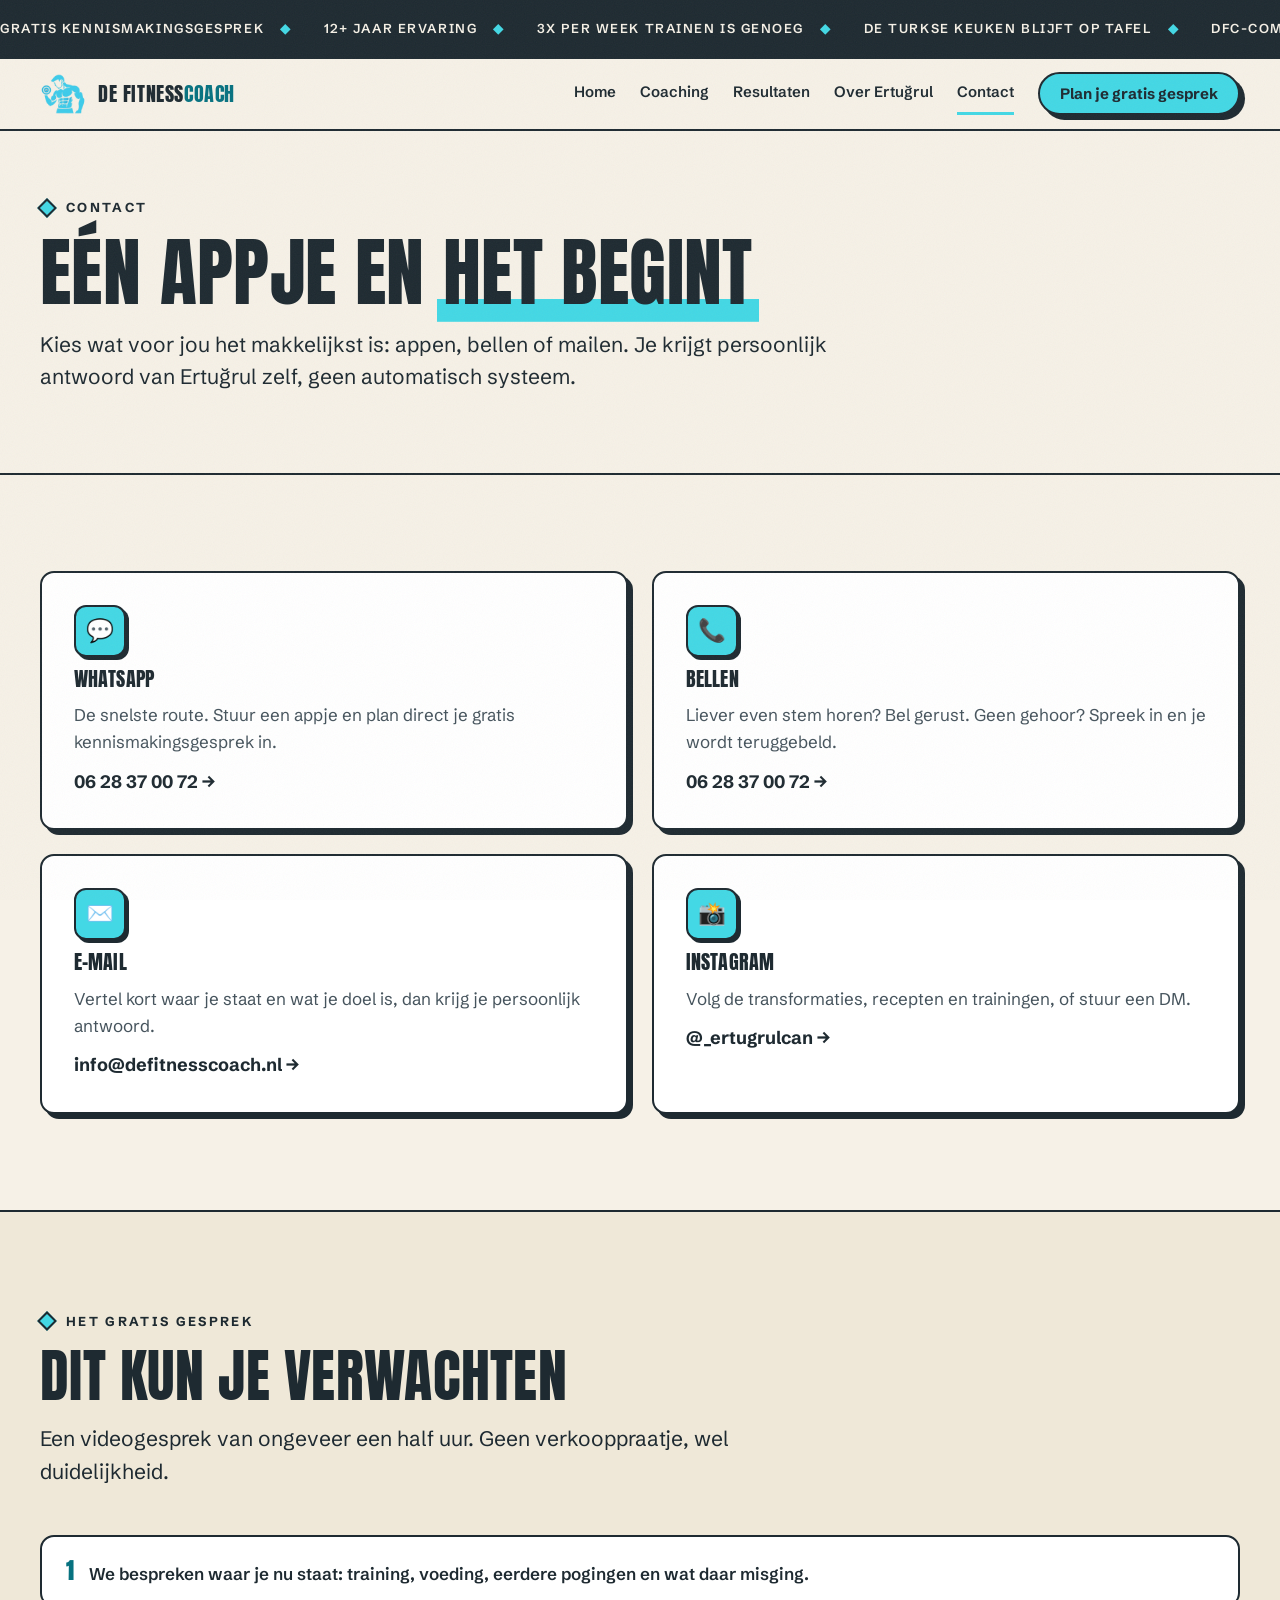
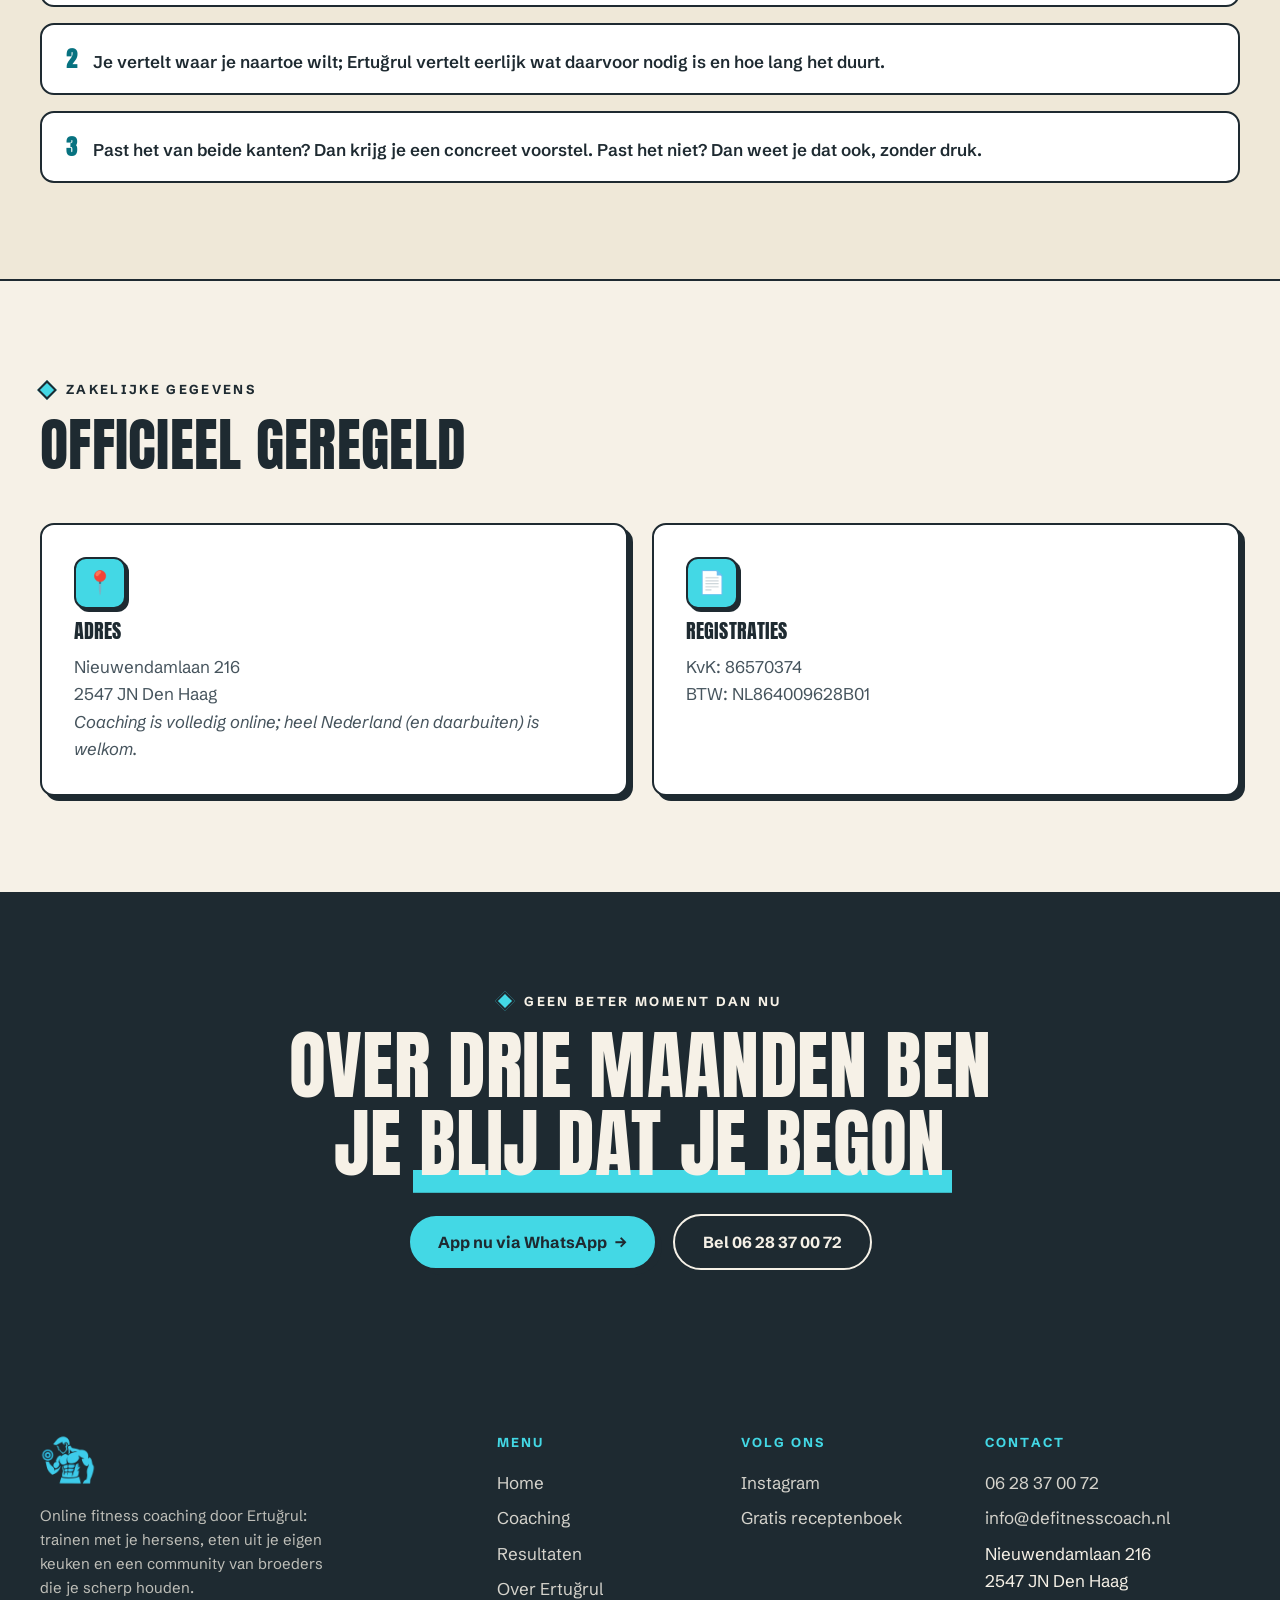
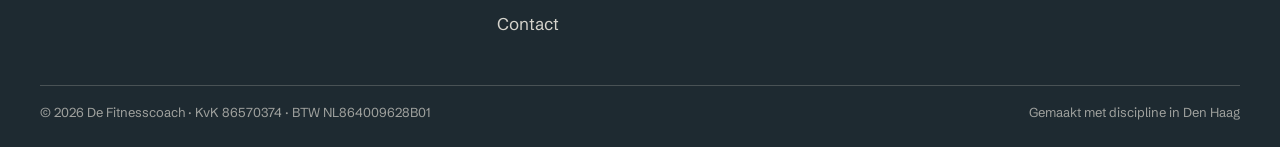
<file: contact.html>
<!DOCTYPE html>
<html lang="nl">
<head>
  <meta charset="UTF-8">
  <meta name="viewport" content="width=device-width, initial-scale=1.0">
  <title>Contact — De Fitnesscoach</title>
  <meta name="description" content="Plan je gratis kennismakingsgesprek met De Fitnesscoach: app via WhatsApp, bel 06 28 37 00 72 of mail info@defitnesscoach.nl.">
  <link rel="icon" type="image/png" href="assets/img/logo.png">
  <link rel="preconnect" href="https://fonts.googleapis.com">
  <link rel="preconnect" href="https://fonts.gstatic.com" crossorigin>
  <link href="https://fonts.googleapis.com/css2?family=Anton&family=Schibsted+Grotesk:ital,wght@0,400;0,600;0,700;1,400&display=swap" rel="stylesheet">
  <link rel="stylesheet" href="assets/style.css">
</head>
<body>

  <div class="ticker" aria-hidden="true">
    <div class="ticker__track">
      <span>Gratis kennismakingsgesprek <span class="dot">◆</span></span>
      <span>12+ jaar ervaring <span class="dot">◆</span></span>
      <span>3x per week trainen is genoeg <span class="dot">◆</span></span>
      <span>De Turkse keuken blijft op tafel <span class="dot">◆</span></span>
      <span>DFC-community van broeders <span class="dot">◆</span></span>
      <span>Gratis kennismakingsgesprek <span class="dot">◆</span></span>
      <span>12+ jaar ervaring <span class="dot">◆</span></span>
      <span>3x per week trainen is genoeg <span class="dot">◆</span></span>
      <span>De Turkse keuken blijft op tafel <span class="dot">◆</span></span>
      <span>DFC-community van broeders <span class="dot">◆</span></span>
    </div>
  </div>

  <header class="site-header">
    <div class="wrap site-header__inner">
      <a class="logo" href="index.html">
        <img src="assets/img/logo.png" alt="" width="46" height="46">
        <strong>De Fitness<em>coach</em></strong>
      </a>
      <button class="nav-toggle" aria-expanded="false" aria-controls="nav">Menu</button>
      <nav class="nav" id="nav" aria-label="Hoofdnavigatie">
        <a href="index.html">Home</a>
        <a href="coaching.html">Coaching</a>
        <a href="resultaten.html">Resultaten</a>
        <a href="over-ertugrul.html">Over Ertuğrul</a>
        <a href="contact.html" aria-current="page">Contact</a>
        <a class="btn btn--primary" href="https://wa.me/31628370072" target="_blank" rel="noopener">Plan je gratis gesprek</a>
      </nav>
    </div>
  </header>

  <main>

    <section class="page-hero">
      <div class="wrap">
        <p class="kicker">Contact</p>
        <h1 class="display h-giant">Eén appje en <span class="mark">het begint</span></h1>
        <p class="lead">Kies wat voor jou het makkelijkst is: appen, bellen of mailen. Je krijgt persoonlijk antwoord van Ertuğrul zelf, geen automatisch systeem.</p>
      </div>
    </section>

    <section class="section">
      <div class="wrap">
        <h2 class="sr-only">Kies je contactkanaal</h2>
        <div class="contact-grid">
          <a class="contact-card reveal" href="https://wa.me/31628370072?text=Hoi%20Ertu%C4%9Frul%2C%20ik%20wil%20graag%20een%20gratis%20kennismakingsgesprek%20plannen." target="_blank" rel="noopener">
            <span class="icon" aria-hidden="true">💬</span>
            <h3 class="display h-sub">WhatsApp</h3>
            <p>De snelste route. Stuur een appje en plan direct je gratis kennismakingsgesprek in.</p>
            <strong>06 28 37 00 72 →</strong>
          </a>
          <a class="contact-card reveal" data-delay="1" href="tel:+31628370072">
            <span class="icon" aria-hidden="true">📞</span>
            <h3 class="display h-sub">Bellen</h3>
            <p>Liever even stem horen? Bel gerust. Geen gehoor? Spreek in en je wordt teruggebeld.</p>
            <strong>06 28 37 00 72 →</strong>
          </a>
          <a class="contact-card reveal" data-delay="2" href="mailto:info@defitnesscoach.nl?subject=Gratis%20kennismakingsgesprek">
            <span class="icon" aria-hidden="true">✉️</span>
            <h3 class="display h-sub">E-mail</h3>
            <p>Vertel kort waar je staat en wat je doel is, dan krijg je persoonlijk antwoord.</p>
            <strong>info@defitnesscoach.nl →</strong>
          </a>
          <a class="contact-card reveal" data-delay="3" href="https://instagram.com/_ertugrulcan" target="_blank" rel="noopener">
            <span class="icon" aria-hidden="true">📸</span>
            <h3 class="display h-sub">Instagram</h3>
            <p>Volg de transformaties, recepten en trainingen, of stuur een DM.</p>
            <strong>@_ertugrulcan →</strong>
          </a>
        </div>
      </div>
    </section>

    <section class="section section--deep">
      <div class="wrap">
        <div class="section__head reveal">
          <p class="kicker">Het gratis gesprek</p>
          <h2 class="display h-sec">Dit kun je verwachten</h2>
          <p class="lead">Een videogesprek van ongeveer een half uur. Geen verkooppraatje, wel duidelijkheid.</p>
        </div>
        <ol class="expect-list reveal">
          <li>We bespreken waar je nu staat: training, voeding, eerdere pogingen en wat daar misging.</li>
          <li>Je vertelt waar je naartoe wilt; Ertuğrul vertelt eerlijk wat daarvoor nodig is en hoe lang het duurt.</li>
          <li>Past het van beide kanten? Dan krijg je een concreet voorstel. Past het niet? Dan weet je dat ook, zonder druk.</li>
        </ol>
      </div>
    </section>

    <section class="section">
      <div class="wrap">
        <div class="section__head reveal">
          <p class="kicker">Zakelijke gegevens</p>
          <h2 class="display h-sec">Officieel geregeld</h2>
        </div>
        <div class="contact-grid reveal">
          <div class="contact-card">
            <span class="icon" aria-hidden="true">📍</span>
            <h3 class="display h-sub">Adres</h3>
            <p>Nieuwendamlaan 216<br>2547 JN Den Haag<br><em>Coaching is volledig online; heel Nederland (en daarbuiten) is welkom.</em></p>
          </div>
          <div class="contact-card">
            <span class="icon" aria-hidden="true">📄</span>
            <h3 class="display h-sub">Registraties</h3>
            <p>KvK: 86570374<br>BTW: NL864009628B01</p>
          </div>
        </div>
      </div>
    </section>

    <!-- CTA -->
    <section class="section section--dark cta-final">
      <div class="wrap">
        <p class="kicker kicker--light reveal">Geen beter moment dan nu</p>
        <h2 class="display h-giant reveal">Over drie maanden ben je <span class="mark">blij dat je begon</span></h2>
        <div class="cta-final__buttons reveal" style="margin-top: 32px;">
          <a class="btn btn--primary" href="https://wa.me/31628370072?text=Hoi%20Ertu%C4%9Frul%2C%20ik%20wil%20graag%20een%20gratis%20kennismakingsgesprek%20plannen." target="_blank" rel="noopener">App nu via WhatsApp <span class="arrow">→</span></a>
          <a class="btn btn--light-ghost" href="tel:+31628370072">Bel 06 28 37 00 72</a>
        </div>
      </div>
    </section>

  </main>

  <footer class="site-footer">
    <div class="wrap site-footer__grid">
      <div class="site-footer__brand">
        <img src="assets/img/logo.png" alt="Logo De Fitnesscoach" width="56" height="56">
        <p>Online fitness coaching door Ertuğrul: trainen met je hersens, eten uit je eigen keuken en een community van broeders die je scherp houden.</p>
      </div>
      <div>
        <h3>Menu</h3>
        <ul>
          <li><a href="index.html">Home</a></li>
          <li><a href="coaching.html">Coaching</a></li>
          <li><a href="resultaten.html">Resultaten</a></li>
          <li><a href="over-ertugrul.html">Over Ertuğrul</a></li>
          <li><a href="contact.html">Contact</a></li>
        </ul>
      </div>
      <div>
        <h3>Volg ons</h3>
        <ul>
          <li><a href="https://instagram.com/_ertugrulcan" target="_blank" rel="noopener">Instagram</a></li>
          <li><a href="/receptenboek">Gratis receptenboek</a></li>
        </ul>
      </div>
      <div>
        <h3>Contact</h3>
        <ul>
          <li><a href="tel:+31628370072">06 28 37 00 72</a></li>
          <li><a href="mailto:info@defitnesscoach.nl">info@defitnesscoach.nl</a></li>
          <li>Nieuwendamlaan 216<br>2547 JN Den Haag</li>
        </ul>
      </div>
    </div>
    <div class="wrap site-footer__legal">
      <span>© 2026 De Fitnesscoach · KvK 86570374 · BTW NL864009628B01</span>
      <span>Gemaakt met discipline in Den Haag</span>
    </div>
  </footer>

  <script src="assets/script.js"></script>
</body>
</html>
</file>
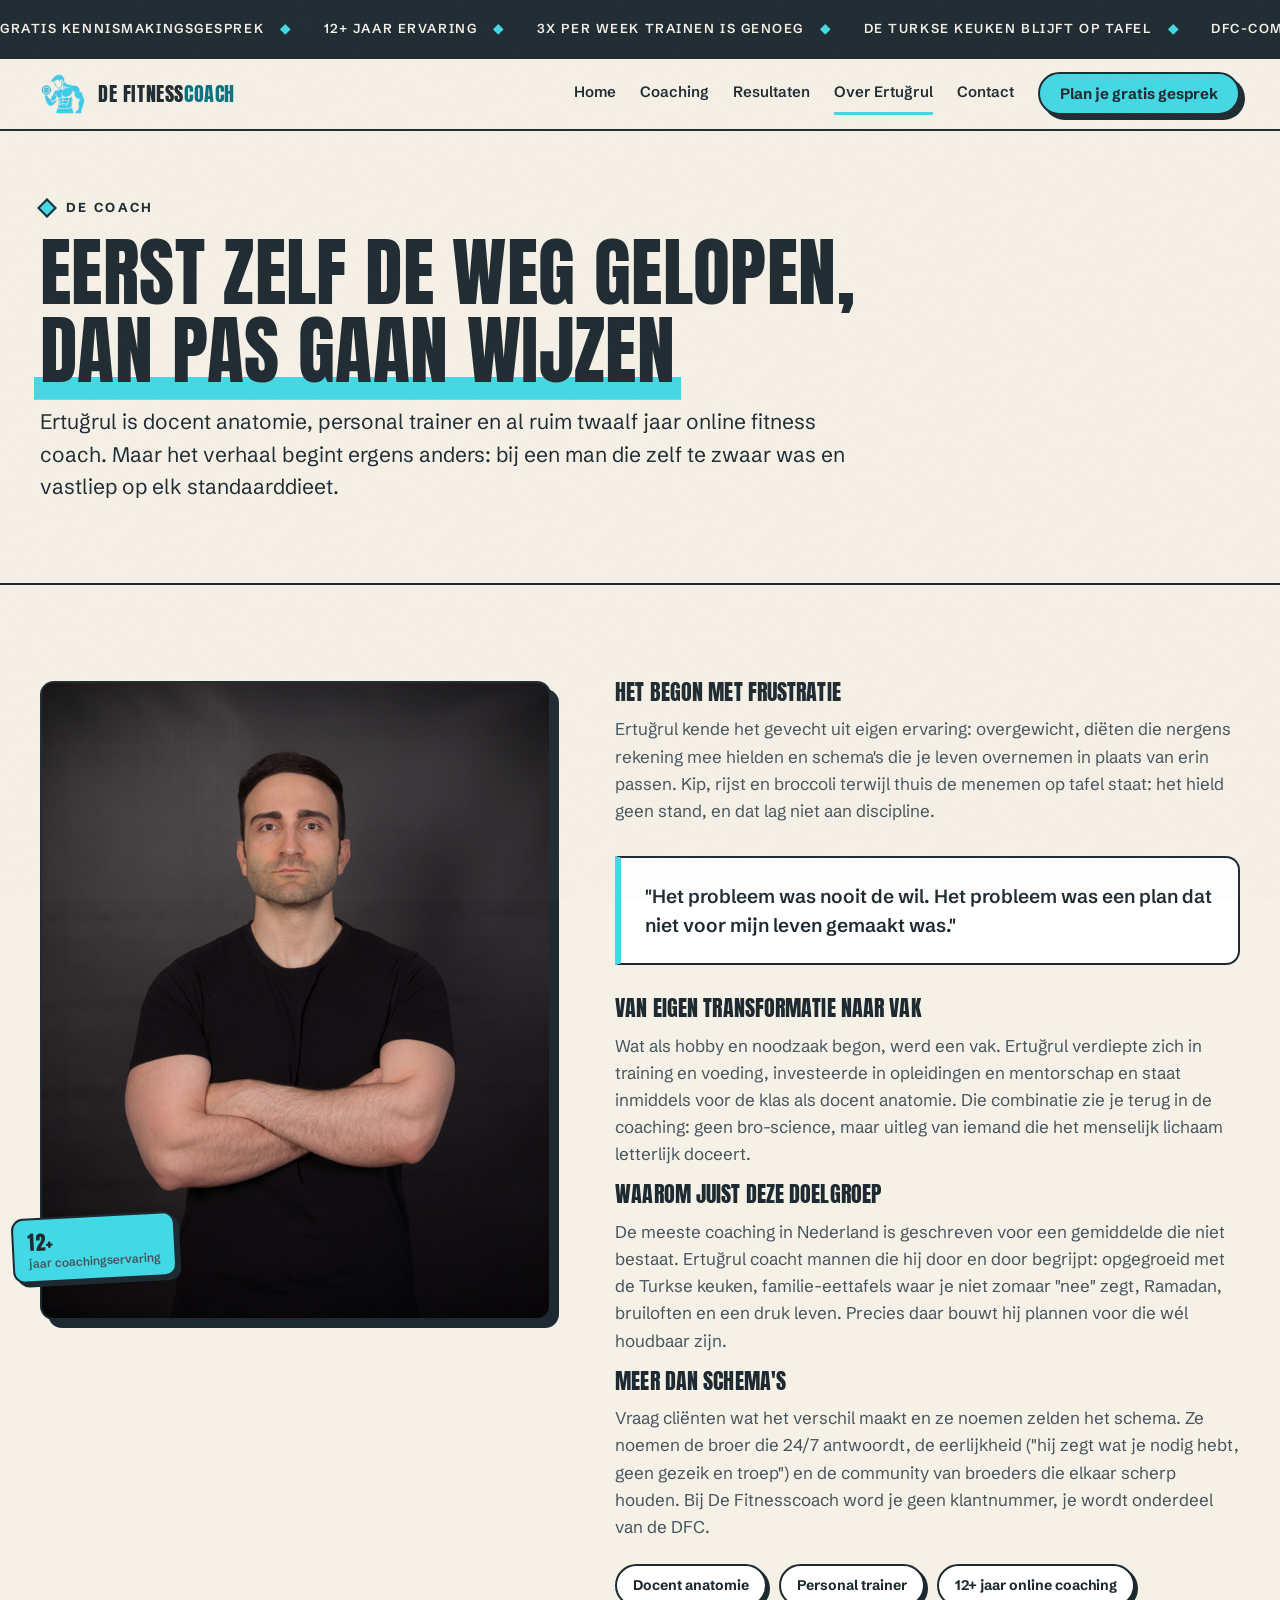
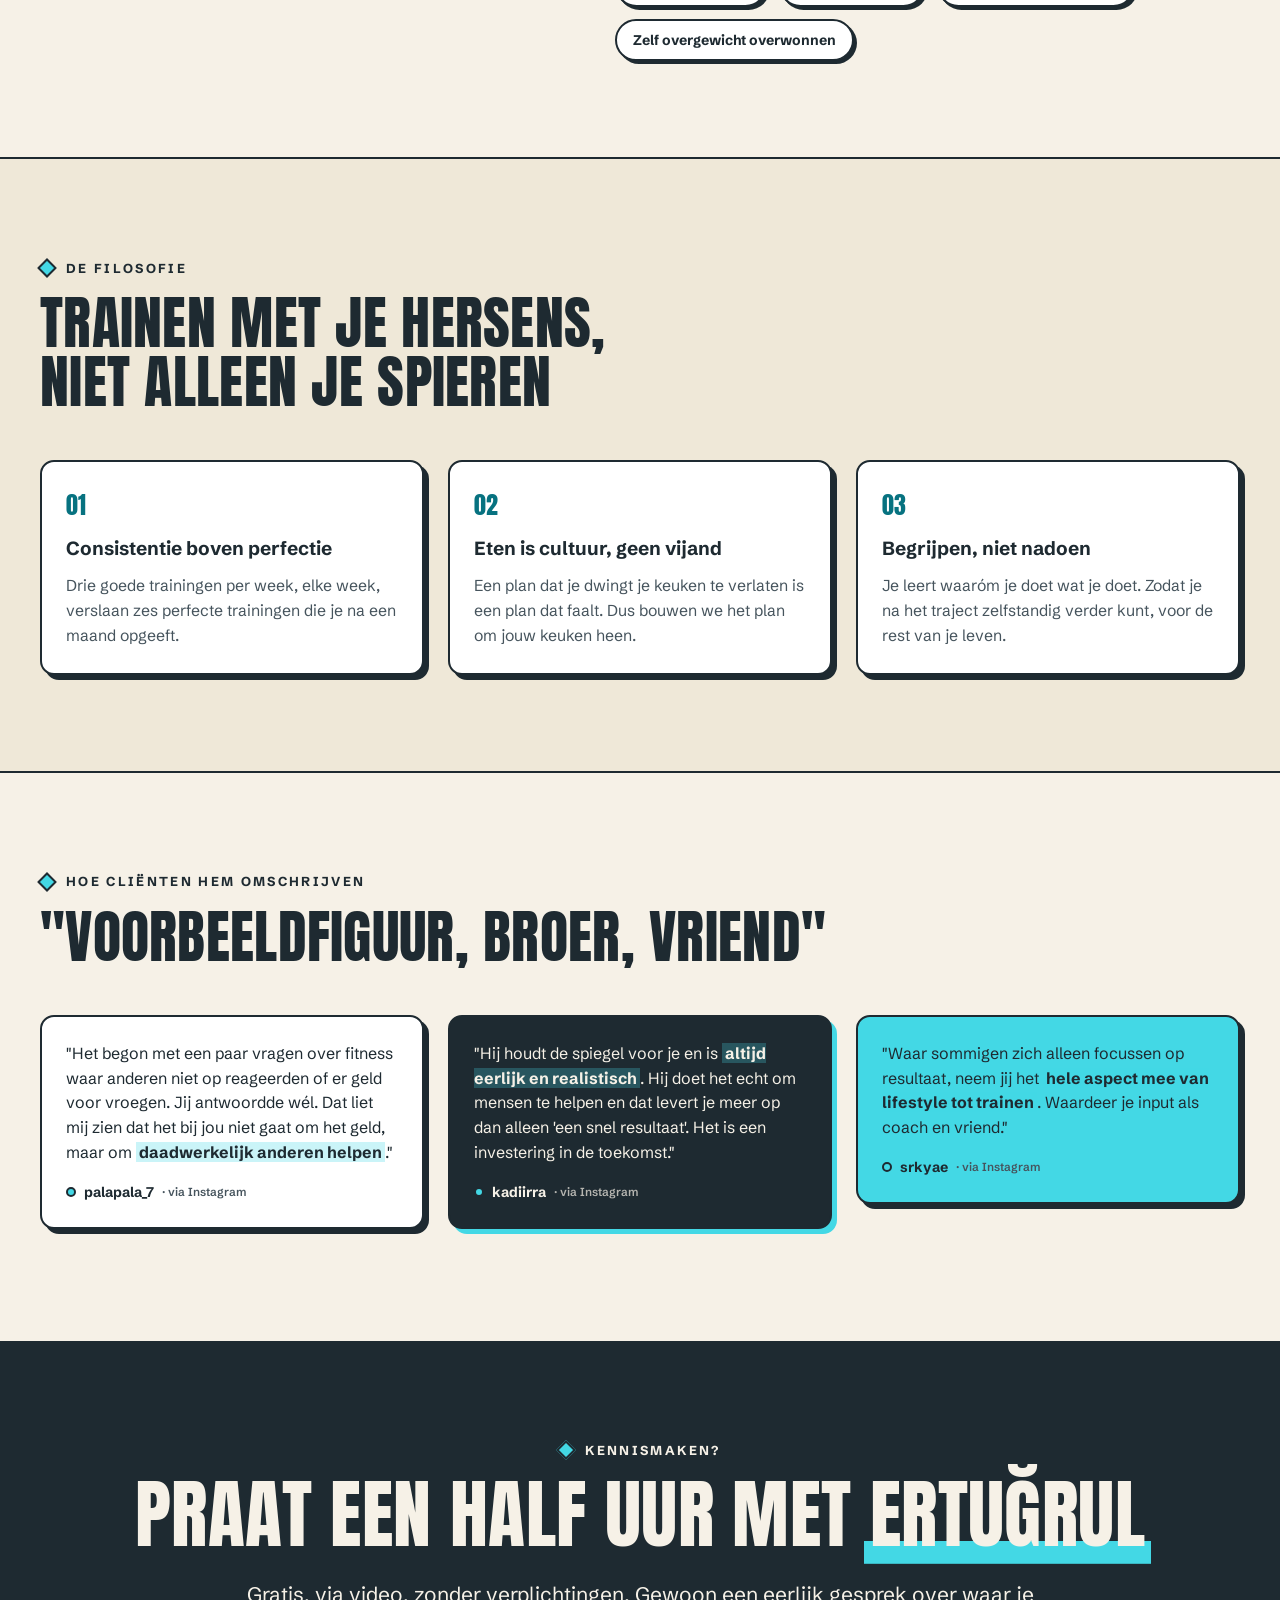
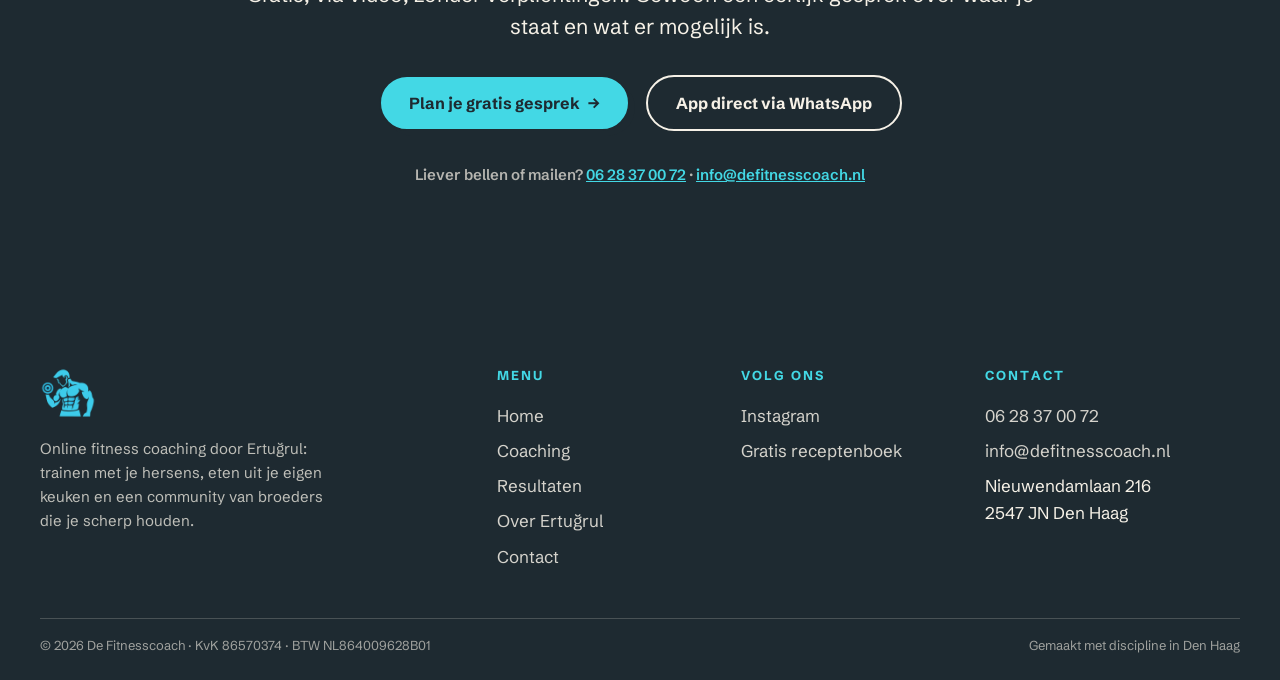
<file: over-ertugrul.html>
<!DOCTYPE html>
<html lang="nl">
<head>
  <meta charset="UTF-8">
  <meta name="viewport" content="width=device-width, initial-scale=1.0">
  <title>Over Ertuğrul — De Fitnesscoach</title>
  <meta name="description" content="Ertuğrul is docent anatomie, personal trainer en 12+ jaar online fitness coach. Hij was zelf te zwaar en worstelde met standaarddiëten; nu coacht hij mannen die hetzelfde meemaken.">
  <link rel="icon" type="image/png" href="assets/img/logo.png">
  <link rel="preconnect" href="https://fonts.googleapis.com">
  <link rel="preconnect" href="https://fonts.gstatic.com" crossorigin>
  <link href="https://fonts.googleapis.com/css2?family=Anton&family=Schibsted+Grotesk:ital,wght@0,400;0,600;0,700;1,400&display=swap" rel="stylesheet">
  <link rel="stylesheet" href="assets/style.css">
</head>
<body>

  <div class="ticker" aria-hidden="true">
    <div class="ticker__track">
      <span>Gratis kennismakingsgesprek <span class="dot">◆</span></span>
      <span>12+ jaar ervaring <span class="dot">◆</span></span>
      <span>3x per week trainen is genoeg <span class="dot">◆</span></span>
      <span>De Turkse keuken blijft op tafel <span class="dot">◆</span></span>
      <span>DFC-community van broeders <span class="dot">◆</span></span>
      <span>Gratis kennismakingsgesprek <span class="dot">◆</span></span>
      <span>12+ jaar ervaring <span class="dot">◆</span></span>
      <span>3x per week trainen is genoeg <span class="dot">◆</span></span>
      <span>De Turkse keuken blijft op tafel <span class="dot">◆</span></span>
      <span>DFC-community van broeders <span class="dot">◆</span></span>
    </div>
  </div>

  <header class="site-header">
    <div class="wrap site-header__inner">
      <a class="logo" href="index.html">
        <img src="assets/img/logo.png" alt="" width="46" height="46">
        <strong>De Fitness<em>coach</em></strong>
      </a>
      <button class="nav-toggle" aria-expanded="false" aria-controls="nav">Menu</button>
      <nav class="nav" id="nav" aria-label="Hoofdnavigatie">
        <a href="index.html">Home</a>
        <a href="coaching.html">Coaching</a>
        <a href="resultaten.html">Resultaten</a>
        <a href="over-ertugrul.html" aria-current="page">Over Ertuğrul</a>
        <a href="contact.html">Contact</a>
        <a class="btn btn--primary" href="contact.html">Plan je gratis gesprek</a>
      </nav>
    </div>
  </header>

  <main>

    <section class="page-hero">
      <div class="wrap">
        <p class="kicker">De coach</p>
        <h1 class="display h-giant">Eerst zelf de weg gelopen, <span class="mark">dan pas gaan wijzen</span></h1>
        <p class="lead">Ertuğrul is docent anatomie, personal trainer en al ruim twaalf jaar online fitness coach. Maar het verhaal begint ergens anders: bij een man die zelf te zwaar was en vastliep op elk standaarddieet.</p>
      </div>
    </section>

    <section class="section">
      <h2 class="sr-only">Het verhaal van Ertuğrul</h2>
      <div class="wrap story-grid">
        <div class="photo-frame reveal">
          <img src="assets/img/ertugrul-portret.jpg" alt="Portret van coach Ertuğrul">
          <span class="chip chip--cyan" style="bottom: 6%; left: -6%; transform: rotate(-3deg);"><strong>12+</strong><small>jaar coachingservaring</small></span>
        </div>
        <div class="story-body">
          <div class="reveal">
            <h3 class="display h-sub">Het begon met frustratie</h3>
            <p>Ertuğrul kende het gevecht uit eigen ervaring: overgewicht, diëten die nergens rekening mee hielden en schema's die je leven overnemen in plaats van erin passen. Kip, rijst en broccoli terwijl thuis de menemen op tafel staat: het hield geen stand, en dat lag niet aan discipline.</p>
          </div>
          <div class="pullquote reveal">"Het probleem was nooit de wil. Het probleem was een plan dat niet voor mijn leven gemaakt was."</div>
          <div class="reveal">
            <h3 class="display h-sub">Van eigen transformatie naar vak</h3>
            <p>Wat als hobby en noodzaak begon, werd een vak. Ertuğrul verdiepte zich in training en voeding, investeerde in opleidingen en mentorschap en staat inmiddels voor de klas als docent anatomie. Die combinatie zie je terug in de coaching: geen bro-science, maar uitleg van iemand die het menselijk lichaam letterlijk doceert.</p>
          </div>
          <div class="reveal">
            <h3 class="display h-sub">Waarom juist deze doelgroep</h3>
            <p>De meeste coaching in Nederland is geschreven voor een gemiddelde die niet bestaat. Ertuğrul coacht mannen die hij door en door begrijpt: opgegroeid met de Turkse keuken, familie-eettafels waar je niet zomaar "nee" zegt, Ramadan, bruiloften en een druk leven. Precies daar bouwt hij plannen voor die wél houdbaar zijn.</p>
          </div>
          <div class="reveal">
            <h3 class="display h-sub">Meer dan schema's</h3>
            <p>Vraag cliënten wat het verschil maakt en ze noemen zelden het schema. Ze noemen de broer die 24/7 antwoordt, de eerlijkheid ("hij zegt wat je nodig hebt, geen gezeik en troep") en de community van broeders die elkaar scherp houden. Bij De Fitnesscoach word je geen klantnummer, je wordt onderdeel van de DFC.</p>
          </div>
          <div class="creds reveal">
            <span class="cred">Docent anatomie</span>
            <span class="cred">Personal trainer</span>
            <span class="cred">12+ jaar online coaching</span>
            <span class="cred">Zelf overgewicht overwonnen</span>
          </div>
        </div>
      </div>
    </section>

    <!-- FILOSOFIE -->
    <section class="section section--deep">
      <div class="wrap">
        <div class="section__head reveal">
          <p class="kicker">De filosofie</p>
          <h2 class="display h-sec">Trainen met je hersens, niet alleen je spieren</h2>
        </div>
        <div class="pain-grid">
          <div class="pain-card reveal"><span class="num">01</span><h3>Consistentie boven perfectie</h3><p>Drie goede trainingen per week, elke week, verslaan zes perfecte trainingen die je na een maand opgeeft.</p></div>
          <div class="pain-card reveal" data-delay="1"><span class="num">02</span><h3>Eten is cultuur, geen vijand</h3><p>Een plan dat je dwingt je keuken te verlaten is een plan dat faalt. Dus bouwen we het plan om jouw keuken heen.</p></div>
          <div class="pain-card reveal" data-delay="2"><span class="num">03</span><h3>Begrijpen, niet nadoen</h3><p>Je leert waaróm je doet wat je doet. Zodat je na het traject zelfstandig verder kunt, voor de rest van je leven.</p></div>
        </div>
      </div>
    </section>

    <!-- QUOTE-WALL KORT -->
    <section class="section">
      <div class="wrap">
        <div class="section__head reveal">
          <p class="kicker">Hoe cliënten hem omschrijven</p>
          <h2 class="display h-sec">"Voorbeeldfiguur, broer, vriend"</h2>
        </div>
        <div class="review-wall">
          <article class="review-card reveal">
            <blockquote>"Het begon met een paar vragen over fitness waar anderen niet op reageerden of er geld voor vroegen. Jij antwoordde wél. Dat liet mij zien dat het bij jou niet gaat om het geld, maar om <strong>daadwerkelijk anderen helpen</strong>."</blockquote>
            <cite>palapala_7 <small>· via Instagram</small></cite>
          </article>
          <article class="review-card review-card--ink reveal" data-delay="1">
            <blockquote>"Hij houdt de spiegel voor je en is <strong>altijd eerlijk en realistisch</strong>. Hij doet het echt om mensen te helpen en dat levert je meer op dan alleen 'een snel resultaat'. Het is een investering in de toekomst."</blockquote>
            <cite>kadiirra <small>· via Instagram</small></cite>
          </article>
          <article class="review-card review-card--cyan reveal" data-delay="2">
            <blockquote>"Waar sommigen zich alleen focussen op resultaat, neem jij het <strong>hele aspect mee van lifestyle tot trainen</strong>. Waardeer je input als coach en vriend."</blockquote>
            <cite>srkyae <small>· via Instagram</small></cite>
          </article>
        </div>
      </div>
    </section>

    <!-- CTA -->
    <section class="section section--dark cta-final">
      <div class="wrap">
        <p class="kicker kicker--light reveal">Kennismaken?</p>
        <h2 class="display h-giant reveal">Praat een half uur met <span class="mark">Ertuğrul</span></h2>
        <p class="lead reveal">Gratis, via video, zonder verplichtingen. Gewoon een eerlijk gesprek over waar je staat en wat er mogelijk is.</p>
        <div class="cta-final__buttons reveal">
          <a class="btn btn--primary" href="contact.html">Plan je gratis gesprek <span class="arrow">→</span></a>
          <a class="btn btn--light-ghost" href="https://wa.me/31628370072" target="_blank" rel="noopener">App direct via WhatsApp</a>
        </div>
        <p class="cta-final__meta reveal">Liever bellen of mailen? <a href="tel:+31628370072">06 28 37 00 72</a> · <a href="mailto:info@defitnesscoach.nl">info@defitnesscoach.nl</a></p>
      </div>
    </section>

  </main>

  <footer class="site-footer">
    <div class="wrap site-footer__grid">
      <div class="site-footer__brand">
        <img src="assets/img/logo.png" alt="Logo De Fitnesscoach" width="56" height="56">
        <p>Online fitness coaching door Ertuğrul: trainen met je hersens, eten uit je eigen keuken en een community van broeders die je scherp houden.</p>
      </div>
      <div>
        <h3>Menu</h3>
        <ul>
          <li><a href="index.html">Home</a></li>
          <li><a href="coaching.html">Coaching</a></li>
          <li><a href="resultaten.html">Resultaten</a></li>
          <li><a href="over-ertugrul.html">Over Ertuğrul</a></li>
          <li><a href="contact.html">Contact</a></li>
        </ul>
      </div>
      <div>
        <h3>Volg ons</h3>
        <ul>
          <li><a href="https://instagram.com/_ertugrulcan" target="_blank" rel="noopener">Instagram</a></li>
          <li><a href="/receptenboek">Gratis receptenboek</a></li>
        </ul>
      </div>
      <div>
        <h3>Contact</h3>
        <ul>
          <li><a href="tel:+31628370072">06 28 37 00 72</a></li>
          <li><a href="mailto:info@defitnesscoach.nl">info@defitnesscoach.nl</a></li>
          <li>Nieuwendamlaan 216<br>2547 JN Den Haag</li>
        </ul>
      </div>
    </div>
    <div class="wrap site-footer__legal">
      <span>© 2026 De Fitnesscoach · KvK 86570374 · BTW NL864009628B01</span>
      <span>Gemaakt met discipline in Den Haag</span>
    </div>
  </footer>

  <script src="assets/script.js"></script>
</body>
</html>
</file>
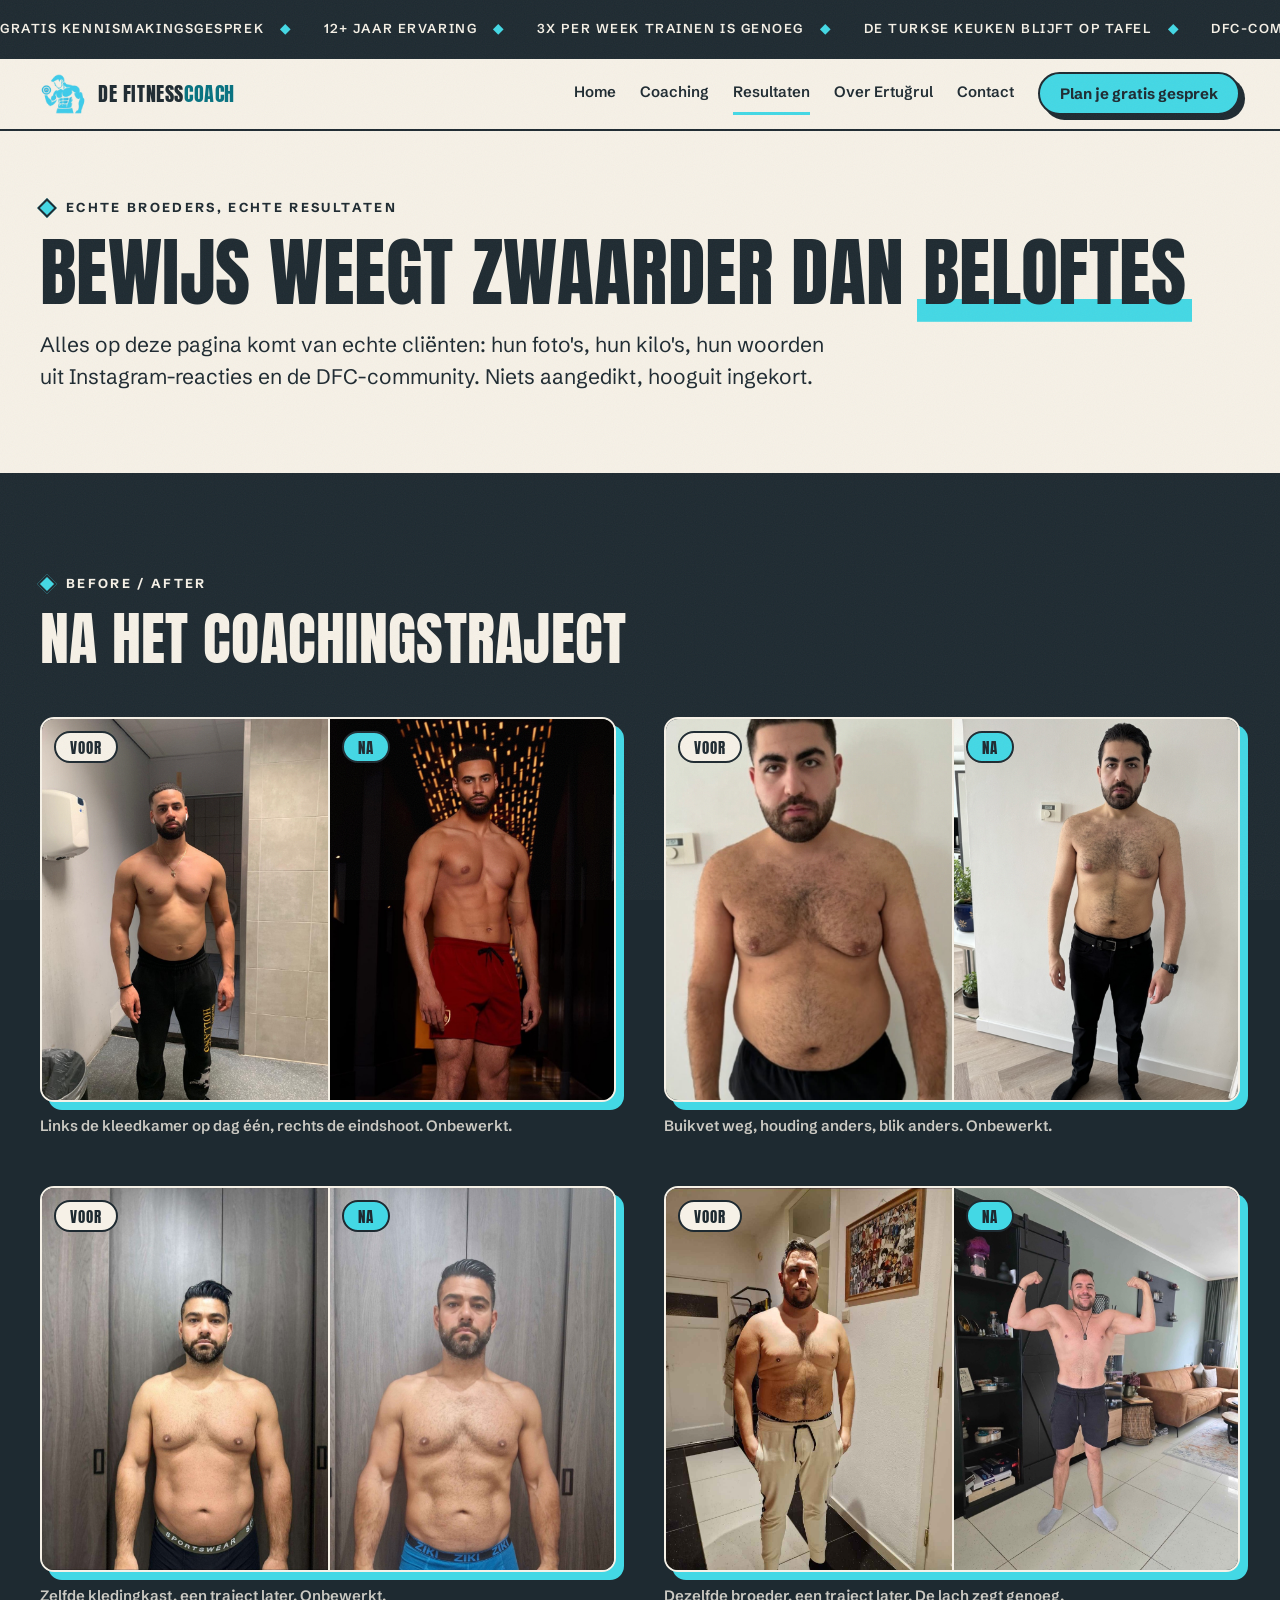
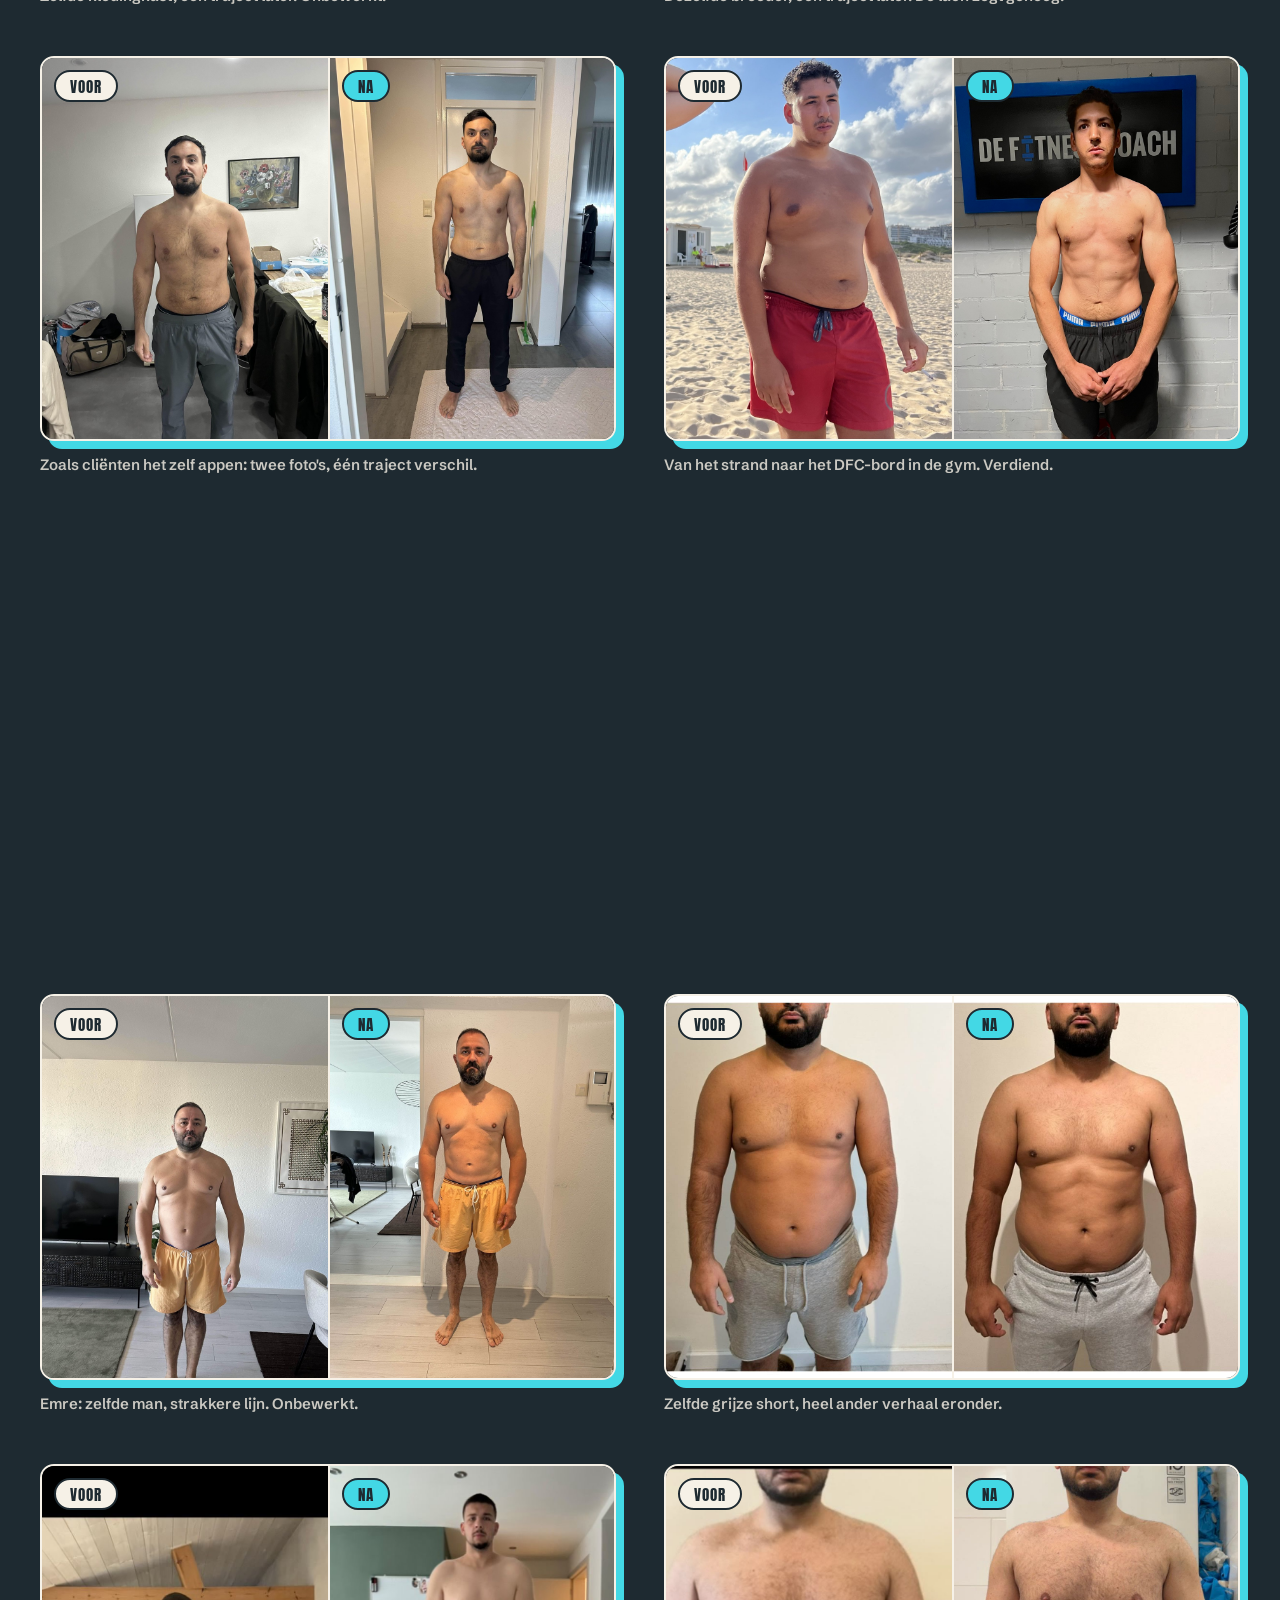
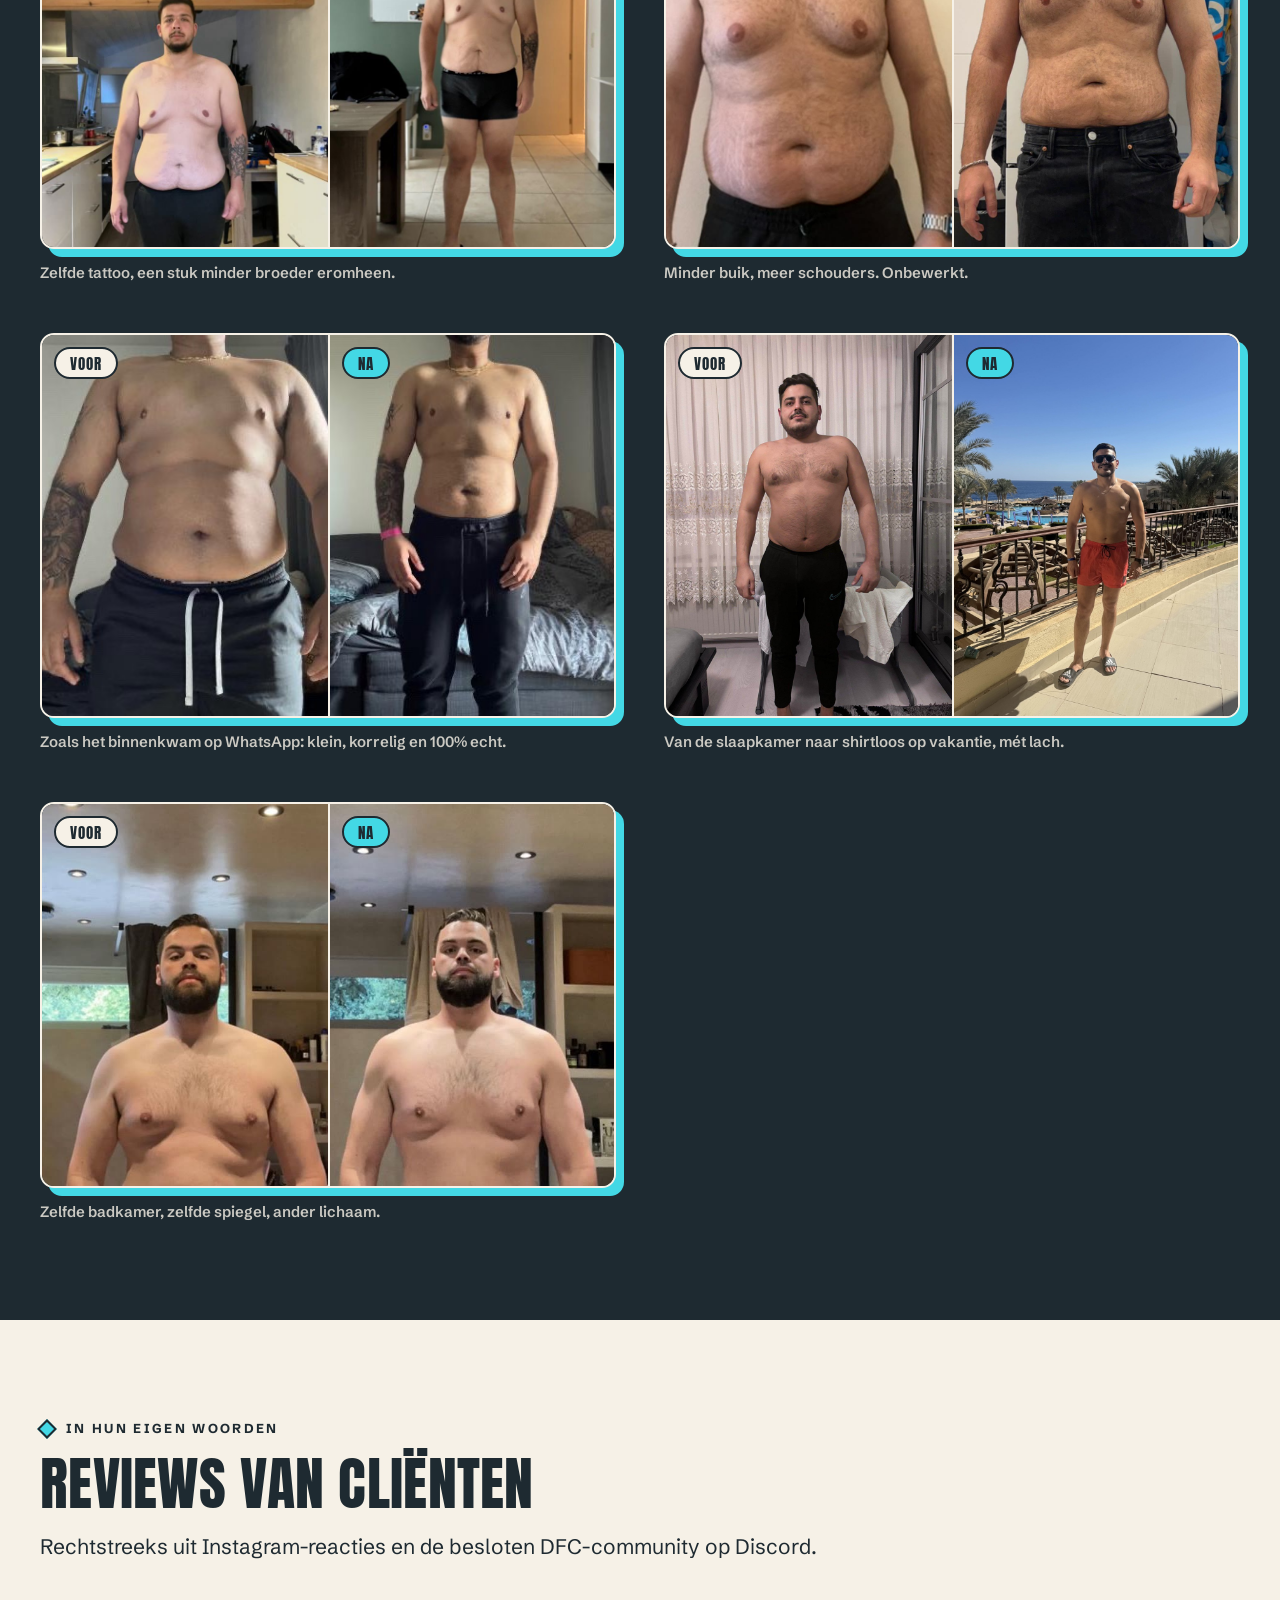
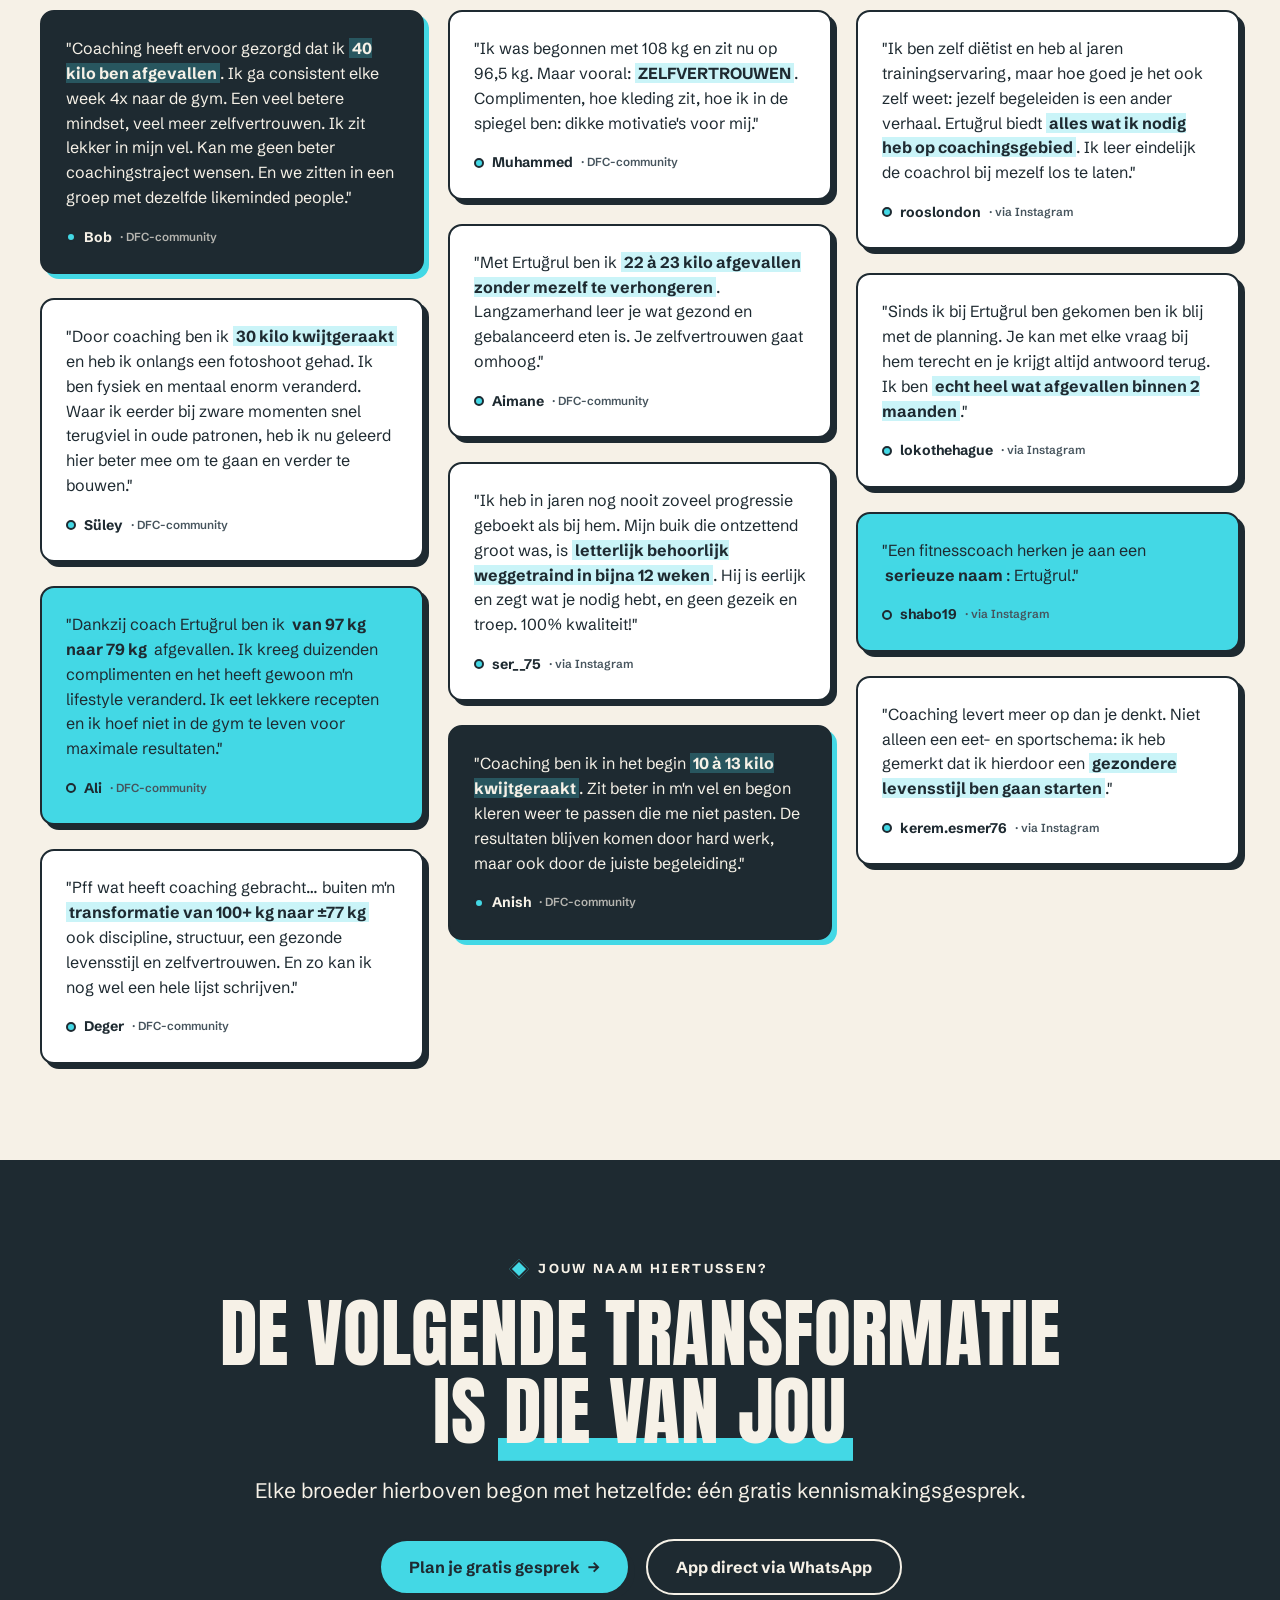
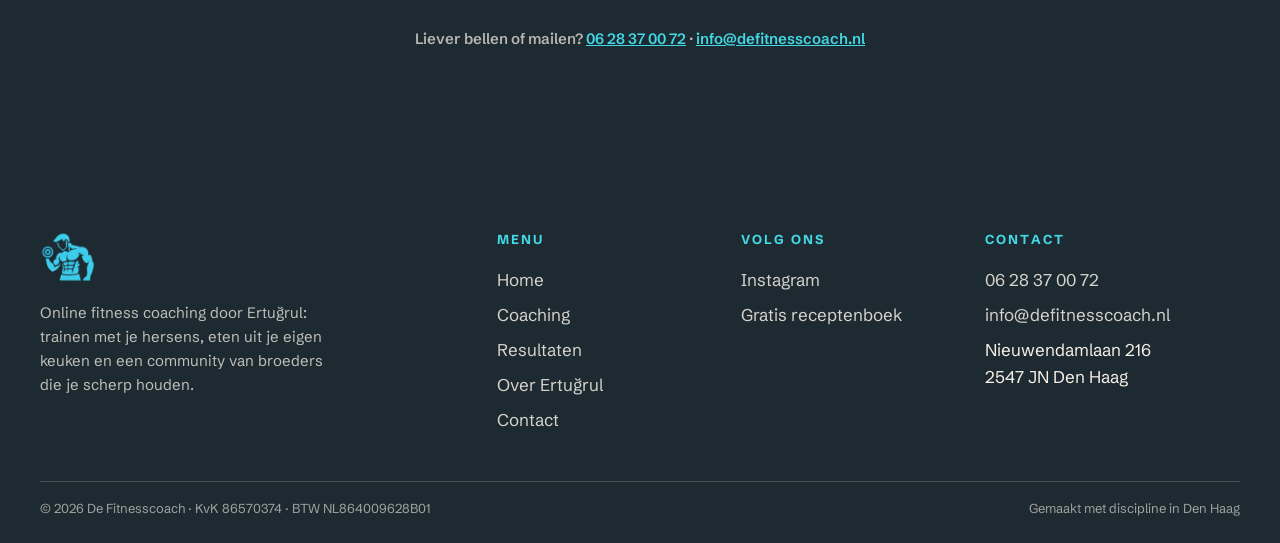
<file: resultaten.html>
<!DOCTYPE html>
<html lang="nl">
<head>
  <meta charset="UTF-8">
  <meta name="viewport" content="width=device-width, initial-scale=1.0">
  <title>Resultaten — De Fitnesscoach</title>
  <meta name="description" content="Echte transformaties van cliënten van De Fitnesscoach: −40 kg, −30 kg, van 97 naar 79 kg. Bekijk de before/afters en lees de reviews in hun eigen woorden.">
  <link rel="icon" type="image/png" href="assets/img/logo.png">
  <link rel="preconnect" href="https://fonts.googleapis.com">
  <link rel="preconnect" href="https://fonts.gstatic.com" crossorigin>
  <link href="https://fonts.googleapis.com/css2?family=Anton&family=Schibsted+Grotesk:ital,wght@0,400;0,600;0,700;1,400&display=swap" rel="stylesheet">
  <link rel="stylesheet" href="assets/style.css">
</head>
<body>

  <div class="ticker" aria-hidden="true">
    <div class="ticker__track">
      <span>Gratis kennismakingsgesprek <span class="dot">◆</span></span>
      <span>12+ jaar ervaring <span class="dot">◆</span></span>
      <span>3x per week trainen is genoeg <span class="dot">◆</span></span>
      <span>De Turkse keuken blijft op tafel <span class="dot">◆</span></span>
      <span>DFC-community van broeders <span class="dot">◆</span></span>
      <span>Gratis kennismakingsgesprek <span class="dot">◆</span></span>
      <span>12+ jaar ervaring <span class="dot">◆</span></span>
      <span>3x per week trainen is genoeg <span class="dot">◆</span></span>
      <span>De Turkse keuken blijft op tafel <span class="dot">◆</span></span>
      <span>DFC-community van broeders <span class="dot">◆</span></span>
    </div>
  </div>

  <header class="site-header">
    <div class="wrap site-header__inner">
      <a class="logo" href="index.html">
        <img src="assets/img/logo.png" alt="" width="46" height="46">
        <strong>De Fitness<em>coach</em></strong>
      </a>
      <button class="nav-toggle" aria-expanded="false" aria-controls="nav">Menu</button>
      <nav class="nav" id="nav" aria-label="Hoofdnavigatie">
        <a href="index.html">Home</a>
        <a href="coaching.html">Coaching</a>
        <a href="resultaten.html" aria-current="page">Resultaten</a>
        <a href="over-ertugrul.html">Over Ertuğrul</a>
        <a href="contact.html">Contact</a>
        <a class="btn btn--primary" href="contact.html">Plan je gratis gesprek</a>
      </nav>
    </div>
  </header>

  <main>

    <section class="page-hero">
      <div class="wrap">
        <p class="kicker">Echte broeders, echte resultaten</p>
        <h1 class="display h-giant">Bewijs weegt zwaarder dan <span class="mark">beloftes</span></h1>
        <p class="lead">Alles op deze pagina komt van echte cliënten: hun foto's, hun kilo's, hun woorden uit Instagram-reacties en de DFC-community. Niets aangedikt, hooguit ingekort.</p>
      </div>
    </section>

    <!-- BEFORE / AFTER -->
    <section class="section section--dark">
      <div class="wrap">
        <div class="section__head reveal">
          <p class="kicker kicker--light">Before / after</p>
          <h2 class="display h-sec">Na het coachingstraject</h2>
        </div>
        <div class="ba-grid">
          <figure class="ba-card reveal">
            <div class="ba-card__pair">
              <div class="ba-card__half"><img src="assets/img/ba1-voor.jpg" alt="Onbewerkte foto van een cliënt vóór het coachingstraject" loading="lazy" width="900" height="1200"><span class="ba-tag">Voor</span></div>
              <div class="ba-card__half"><img src="assets/img/ba1-na.jpg" alt="Dezelfde cliënt na het coachingstraject, tijdens de eindshoot" loading="lazy" width="900" height="1200"><span class="ba-tag ba-tag--after">Na</span></div>
            </div>
            <figcaption>Links de kleedkamer op dag één, rechts de eindshoot. Onbewerkt.</figcaption>
          </figure>
          <figure class="ba-card reveal" data-delay="1">
            <div class="ba-card__pair">
              <div class="ba-card__half"><img src="assets/img/ba5-voor.jpg" alt="Onbewerkte foto van een cliënt met overgewicht vóór het traject" loading="lazy" width="900" height="1200"><span class="ba-tag">Voor</span></div>
              <div class="ba-card__half"><img src="assets/img/ba5-na.jpg" alt="Dezelfde cliënt na het traject, zichtbaar afgevallen" loading="lazy" width="900" height="1200"><span class="ba-tag ba-tag--after">Na</span></div>
            </div>
            <figcaption>Buikvet weg, houding anders, blik anders. Onbewerkt.</figcaption>
          </figure>
          <figure class="ba-card reveal">
            <div class="ba-card__pair">
              <div class="ba-card__half"><img src="assets/img/ba3-voor.jpg" alt="Onbewerkte foto van een cliënt vóór het traject, thuis voor de kledingkast" loading="lazy" width="900" height="1200"><span class="ba-tag">Voor</span></div>
              <div class="ba-card__half"><img src="assets/img/ba3-na.jpg" alt="Dezelfde cliënt na het traject, strakker en fitter" loading="lazy" width="900" height="1200"><span class="ba-tag ba-tag--after">Na</span></div>
            </div>
            <figcaption>Zelfde kledingkast, een traject later. Onbewerkt.</figcaption>
          </figure>
          <figure class="ba-card reveal" data-delay="1">
            <div class="ba-card__pair">
              <div class="ba-card__half"><img src="assets/img/ba4-voor.jpg" alt="Onbewerkte foto van een cliënt vóór het traject" loading="lazy" width="900" height="1200"><span class="ba-tag">Voor</span></div>
              <div class="ba-card__half"><img src="assets/img/ba4-na.jpg" alt="Dezelfde cliënt na het traject, lachend met dubbele biceps" loading="lazy" width="900" height="1200"><span class="ba-tag ba-tag--after">Na</span></div>
            </div>
            <figcaption>Dezelfde broeder, een traject later. De lach zegt genoeg.</figcaption>
          </figure>
          <figure class="ba-card reveal">
            <div class="ba-card__pair">
              <div class="ba-card__half"><img src="assets/img/ba2-voor.jpg" alt="Onbewerkte foto van een cliënt vóór het coachingstraject" loading="lazy" width="900" height="1200"><span class="ba-tag">Voor</span></div>
              <div class="ba-card__half"><img src="assets/img/ba2-na.jpg" alt="Dezelfde cliënt na het coachingstraject, zichtbaar strakker" loading="lazy" width="900" height="1200"><span class="ba-tag ba-tag--after">Na</span></div>
            </div>
            <figcaption>Zoals cliënten het zelf appen: twee foto's, één traject verschil.</figcaption>
          </figure>
          <figure class="ba-card reveal" data-delay="1">
            <div class="ba-card__pair">
              <div class="ba-card__half"><img src="assets/img/ba6-voor.jpg" alt="Onbewerkte foto van een jonge cliënt op het strand vóór het traject" loading="lazy" width="900" height="1200"><span class="ba-tag">Voor</span></div>
              <div class="ba-card__half"><img src="assets/img/ba6-na.jpg" alt="Dezelfde cliënt na het traject, poserend voor het bord van De Fitnesscoach" loading="lazy" width="900" height="1200"><span class="ba-tag ba-tag--after">Na</span></div>
            </div>
            <figcaption>Van het strand naar het DFC-bord in de gym. Verdiend.</figcaption>
          </figure>
          <figure class="ba-card reveal">
            <div class="ba-card__pair">
              <div class="ba-card__half"><img src="assets/img/ba7-voor.jpg" alt="Zijaanzicht van een cliënt vóór het traject" loading="lazy" width="900" height="1200"><span class="ba-tag">Voor</span></div>
              <div class="ba-card__half"><img src="assets/img/ba7-na.jpg" alt="Zijaanzicht van dezelfde cliënt na het traject, met vlakke buik" loading="lazy" width="900" height="1200"><span class="ba-tag ba-tag--after">Na</span></div>
            </div>
            <figcaption>Dezelfde kledingkast, nu van opzij: kijk wat de buik doet.</figcaption>
          </figure>
          <figure class="ba-card reveal" data-delay="1">
            <div class="ba-card__pair">
              <div class="ba-card__half"><img src="assets/img/ba8-voor.jpg" alt="Zijaanzicht van een cliënt vóór het traject" loading="lazy" width="900" height="1200"><span class="ba-tag">Voor</span></div>
              <div class="ba-card__half"><img src="assets/img/ba8-na.jpg" alt="Zijaanzicht van dezelfde cliënt na het traject, zichtbaar slanker en rechter" loading="lazy" width="900" height="1200"><span class="ba-tag ba-tag--after">Na</span></div>
            </div>
            <figcaption>Ook van opzij een compleet ander silhouet. Onbewerkt.</figcaption>
          </figure>
          <figure class="ba-card reveal">
            <div class="ba-card__pair">
              <div class="ba-card__half"><img src="assets/img/ba9-voor.jpg" alt="Onbewerkte foto van Emre vóór het traject" loading="lazy" width="900" height="1200"><span class="ba-tag">Voor</span></div>
              <div class="ba-card__half"><img src="assets/img/ba9-na.jpg" alt="Emre na het traject, zichtbaar strakker" loading="lazy" width="900" height="1200"><span class="ba-tag ba-tag--after">Na</span></div>
            </div>
            <figcaption>Emre: zelfde man, strakkere lijn. Onbewerkt.</figcaption>
          </figure>
          <figure class="ba-card reveal" data-delay="1">
            <div class="ba-card__pair">
              <div class="ba-card__half"><img src="assets/img/ba10-voor.jpg" alt="Onbewerkte foto van een cliënt vóór het traject in grijze short" loading="lazy" width="768" height="1024"><span class="ba-tag">Voor</span></div>
              <div class="ba-card__half"><img src="assets/img/ba10-na.jpg" alt="Dezelfde cliënt na het traject, met zichtbaar strakkere buik" loading="lazy" width="768" height="1024"><span class="ba-tag ba-tag--after">Na</span></div>
            </div>
            <figcaption>Zelfde grijze short, heel ander verhaal eronder.</figcaption>
          </figure>
          <figure class="ba-card reveal">
            <div class="ba-card__pair">
              <div class="ba-card__half"><img src="assets/img/ba11-voor.jpg" alt="Onbewerkte foto van een jonge cliënt vóór het traject in de keuken" loading="lazy" width="590" height="786"><span class="ba-tag">Voor</span></div>
              <div class="ba-card__half"><img src="assets/img/ba11-na.jpg" alt="Dezelfde cliënt na het traject, zichtbaar afgevallen" loading="lazy" width="590" height="787"><span class="ba-tag ba-tag--after">Na</span></div>
            </div>
            <figcaption>Zelfde tattoo, een stuk minder broeder eromheen.</figcaption>
          </figure>
          <figure class="ba-card reveal" data-delay="1">
            <div class="ba-card__pair">
              <div class="ba-card__half"><img src="assets/img/ba12-voor.jpg" alt="Onbewerkte foto van een cliënt vóór het traject" loading="lazy" width="690" height="920"><span class="ba-tag">Voor</span></div>
              <div class="ba-card__half"><img src="assets/img/ba12-na.jpg" alt="Dezelfde cliënt na het traject, slanker en strakker" loading="lazy" width="770" height="1026"><span class="ba-tag ba-tag--after">Na</span></div>
            </div>
            <figcaption>Minder buik, meer schouders. Onbewerkt.</figcaption>
          </figure>
          <figure class="ba-card reveal">
            <div class="ba-card__pair">
              <div class="ba-card__half"><img src="assets/img/ba14-voor.jpg" alt="Onbewerkte foto van een cliënt met tattoo-sleeve vóór het traject" loading="lazy" width="300" height="400"><span class="ba-tag">Voor</span></div>
              <div class="ba-card__half"><img src="assets/img/ba14-na.jpg" alt="Dezelfde cliënt na het traject, zichtbaar slanker" loading="lazy" width="300" height="400"><span class="ba-tag ba-tag--after">Na</span></div>
            </div>
            <figcaption>Zoals het binnenkwam op WhatsApp: klein, korrelig en 100% echt.</figcaption>
          </figure>
          <figure class="ba-card reveal" data-delay="1">
            <div class="ba-card__pair">
              <div class="ba-card__half"><img src="assets/img/ba13-voor.jpg" alt="Onbewerkte foto van een jonge cliënt vóór het traject" loading="lazy" width="900" height="1200"><span class="ba-tag">Voor</span></div>
              <div class="ba-card__half"><img src="assets/img/ba13-na.jpg" alt="Dezelfde cliënt na het traject, fit op vakantie" loading="lazy" width="900" height="1200"><span class="ba-tag ba-tag--after">Na</span></div>
            </div>
            <figcaption>Van de slaapkamer naar shirtloos op vakantie, mét lach.</figcaption>
          </figure>
          <figure class="ba-card reveal">
            <div class="ba-card__pair">
              <div class="ba-card__half"><img src="assets/img/ba15-voor.jpg" alt="Onbewerkte foto van een cliënt vóór het traject in de badkamer" loading="lazy" width="468" height="624"><span class="ba-tag">Voor</span></div>
              <div class="ba-card__half"><img src="assets/img/ba15-na.jpg" alt="Dezelfde cliënt na het traject, met bredere schouders en strakkere buik" loading="lazy" width="468" height="624"><span class="ba-tag ba-tag--after">Na</span></div>
            </div>
            <figcaption>Zelfde badkamer, zelfde spiegel, ander lichaam.</figcaption>
          </figure>
        </div>
      </div>
    </section>

    <!-- REVIEWS -->
    <section class="section">
      <div class="wrap">
        <div class="section__head reveal">
          <p class="kicker">In hun eigen woorden</p>
          <h2 class="display h-sec">Reviews van cliënten</h2>
          <p class="lead">Rechtstreeks uit Instagram-reacties en de besloten DFC-community op Discord.</p>
        </div>
        <div class="review-wall">
          <article class="review-card review-card--ink reveal">
            <blockquote>"Coaching heeft ervoor gezorgd dat ik <strong>40 kilo ben afgevallen</strong>. Ik ga consistent elke week 4x naar de gym. Een veel betere mindset, veel meer zelfvertrouwen. Ik zit lekker in mijn vel. Kan me geen beter coachingstraject wensen. En we zitten in een groep met dezelfde likeminded people."</blockquote>
            <cite>Bob <small>· DFC-community</small></cite>
          </article>
          <article class="review-card reveal" data-delay="1">
            <blockquote>"Door coaching ben ik <strong>30 kilo kwijtgeraakt</strong> en heb ik onlangs een fotoshoot gehad. Ik ben fysiek en mentaal enorm veranderd. Waar ik eerder bij zware momenten snel terugviel in oude patronen, heb ik nu geleerd hier beter mee om te gaan en verder te bouwen."</blockquote>
            <cite>Süley <small>· DFC-community</small></cite>
          </article>
          <article class="review-card review-card--cyan reveal" data-delay="2">
            <blockquote>"Dankzij coach Ertuğrul ben ik <strong>van 97 kg naar 79 kg</strong> afgevallen. Ik kreeg duizenden complimenten en het heeft gewoon m'n lifestyle veranderd. Ik eet lekkere recepten en ik hoef niet in de gym te leven voor maximale resultaten."</blockquote>
            <cite>Ali <small>· DFC-community</small></cite>
          </article>
          <article class="review-card reveal">
            <blockquote>"Pff wat heeft coaching gebracht… buiten m'n <strong>transformatie van 100+ kg naar ±77 kg</strong> ook discipline, structuur, een gezonde levensstijl en zelfvertrouwen. En zo kan ik nog wel een hele lijst schrijven."</blockquote>
            <cite>Deger <small>· DFC-community</small></cite>
          </article>
          <article class="review-card reveal" data-delay="1">
            <blockquote>"Ik was begonnen met 108 kg en zit nu op 96,5 kg. Maar vooral: <strong>ZELFVERTROUWEN</strong>. Complimenten, hoe kleding zit, hoe ik in de spiegel ben: dikke motivatie's voor mij."</blockquote>
            <cite>Muhammed <small>· DFC-community</small></cite>
          </article>
          <article class="review-card reveal" data-delay="2">
            <blockquote>"Met Ertuğrul ben ik <strong>22 à 23 kilo afgevallen zonder mezelf te verhongeren</strong>. Langzamerhand leer je wat gezond en gebalanceerd eten is. Je zelfvertrouwen gaat omhoog."</blockquote>
            <cite>Aimane <small>· DFC-community</small></cite>
          </article>
          <article class="review-card reveal">
            <blockquote>"Ik heb in jaren nog nooit zoveel progressie geboekt als bij hem. Mijn buik die ontzettend groot was, is <strong>letterlijk behoorlijk weggetraind in bijna 12 weken</strong>. Hij is eerlijk en zegt wat je nodig hebt, en geen gezeik en troep. 100% kwaliteit!"</blockquote>
            <cite>ser__75 <small>· via Instagram</small></cite>
          </article>
          <article class="review-card review-card--ink reveal" data-delay="1">
            <blockquote>"Coaching ben ik in het begin <strong>10 à 13 kilo kwijtgeraakt</strong>. Zit beter in m'n vel en begon kleren weer te passen die me niet pasten. De resultaten blijven komen door hard werk, maar ook door de juiste begeleiding."</blockquote>
            <cite>Anish <small>· DFC-community</small></cite>
          </article>
          <article class="review-card reveal" data-delay="2">
            <blockquote>"Ik ben zelf diëtist en heb al jaren trainingservaring, maar hoe goed je het ook zelf weet: jezelf begeleiden is een ander verhaal. Ertuğrul biedt <strong>alles wat ik nodig heb op coachingsgebied</strong>. Ik leer eindelijk de coachrol bij mezelf los te laten."</blockquote>
            <cite>rooslondon <small>· via Instagram</small></cite>
          </article>
          <article class="review-card reveal">
            <blockquote>"Sinds ik bij Ertuğrul ben gekomen ben ik blij met de planning. Je kan met elke vraag bij hem terecht en je krijgt altijd antwoord terug. Ik ben <strong>echt heel wat afgevallen binnen 2 maanden</strong>."</blockquote>
            <cite>lokothehague <small>· via Instagram</small></cite>
          </article>
          <article class="review-card review-card--cyan reveal" data-delay="1">
            <blockquote>"Een fitnesscoach herken je aan een <strong>serieuze naam</strong>: Ertuğrul."</blockquote>
            <cite>shabo19 <small>· via Instagram</small></cite>
          </article>
          <article class="review-card reveal" data-delay="2">
            <blockquote>"Coaching levert meer op dan je denkt. Niet alleen een eet- en sportschema: ik heb gemerkt dat ik hierdoor een <strong>gezondere levensstijl ben gaan starten</strong>."</blockquote>
            <cite>kerem.esmer76 <small>· via Instagram</small></cite>
          </article>
        </div>
      </div>
    </section>

    <!-- CTA -->
    <section class="section section--dark cta-final">
      <div class="wrap">
        <p class="kicker kicker--light reveal">Jouw naam hiertussen?</p>
        <h2 class="display h-giant reveal">De volgende transformatie is <span class="mark">die van jou</span></h2>
        <p class="lead reveal">Elke broeder hierboven begon met hetzelfde: één gratis kennismakingsgesprek.</p>
        <div class="cta-final__buttons reveal">
          <a class="btn btn--primary" href="contact.html">Plan je gratis gesprek <span class="arrow">→</span></a>
          <a class="btn btn--light-ghost" href="https://wa.me/31628370072" target="_blank" rel="noopener">App direct via WhatsApp</a>
        </div>
        <p class="cta-final__meta reveal">Liever bellen of mailen? <a href="tel:+31628370072">06 28 37 00 72</a> · <a href="mailto:info@defitnesscoach.nl">info@defitnesscoach.nl</a></p>
      </div>
    </section>

  </main>

  <footer class="site-footer">
    <div class="wrap site-footer__grid">
      <div class="site-footer__brand">
        <img src="assets/img/logo.png" alt="Logo De Fitnesscoach" width="56" height="56">
        <p>Online fitness coaching door Ertuğrul: trainen met je hersens, eten uit je eigen keuken en een community van broeders die je scherp houden.</p>
      </div>
      <div>
        <h3>Menu</h3>
        <ul>
          <li><a href="index.html">Home</a></li>
          <li><a href="coaching.html">Coaching</a></li>
          <li><a href="resultaten.html">Resultaten</a></li>
          <li><a href="over-ertugrul.html">Over Ertuğrul</a></li>
          <li><a href="contact.html">Contact</a></li>
        </ul>
      </div>
      <div>
        <h3>Volg ons</h3>
        <ul>
          <li><a href="https://instagram.com/_ertugrulcan" target="_blank" rel="noopener">Instagram</a></li>
          <li><a href="/receptenboek">Gratis receptenboek</a></li>
        </ul>
      </div>
      <div>
        <h3>Contact</h3>
        <ul>
          <li><a href="tel:+31628370072">06 28 37 00 72</a></li>
          <li><a href="mailto:info@defitnesscoach.nl">info@defitnesscoach.nl</a></li>
          <li>Nieuwendamlaan 216<br>2547 JN Den Haag</li>
        </ul>
      </div>
    </div>
    <div class="wrap site-footer__legal">
      <span>© 2026 De Fitnesscoach · KvK 86570374 · BTW NL864009628B01</span>
      <span>Gemaakt met discipline in Den Haag</span>
    </div>
  </footer>

  <script src="assets/script.js"></script>
</body>
</html>
</file>
<file: assets/style.css>
/* ==========================================================================
   DE FITNESSCOACH — sports-editorial design system
   Canvas: warm papier · Inkt: donker blauwgrijs · Marker: elektrisch cyaan
   Display: Anton · Body: Schibsted Grotesk
   ========================================================================== */

:root {
  /* kleur */
  --paper: #f6f1e7;
  --paper-deep: #efe8d8;
  --ink: #1e2a31;
  --ink-soft: #46545d;
  --cyan: #43d8e5;
  --cyan-soft: rgba(67, 216, 229, 0.28);
  --teal: #077280;
  --red: #e4572e;
  --white: #ffffff;
  --line: #1e2a31;

  /* type */
  --display: "Anton", "Arial Narrow", sans-serif;
  --body: "Schibsted Grotesk", "Helvetica Neue", sans-serif;

  /* spacing-schaal (4/8 grid) */
  --s-1: 4px;  --s-2: 8px;  --s-3: 12px; --s-4: 16px; --s-6: 24px;
  --s-8: 32px; --s-12: 48px; --s-16: 64px; --s-24: 96px; --s-32: 128px;

  --radius: 14px;
  --shadow-hard: 8px 8px 0 var(--ink);
  --shadow-hard-sm: 5px 5px 0 var(--ink);
  --wrap: 1200px;
}

*, *::before, *::after { box-sizing: border-box; }

html { scroll-behavior: smooth; }

body {
  margin: 0;
  font-family: var(--body);
  font-size: 1.0625rem; /* 17px */
  line-height: 1.6;
  color: var(--ink);
  background: var(--paper);
  -webkit-font-smoothing: antialiased;
  overflow-x: hidden;
}

/* subtiele papierkorrel over alles */
body::after {
  content: "";
  position: fixed;
  inset: 0;
  pointer-events: none;
  z-index: 9999;
  opacity: 0.05;
  background-image: url("data:image/svg+xml,%3Csvg xmlns='http://www.w3.org/2000/svg' width='160' height='160'%3E%3Cfilter id='n'%3E%3CfeTurbulence type='fractalNoise' baseFrequency='0.9' numOctaves='2'/%3E%3C/filter%3E%3Crect width='160' height='160' filter='url(%23n)'/%3E%3C/svg%3E");
}

img { max-width: 100%; display: block; }

a { color: inherit; }

::selection { background: var(--cyan); color: var(--ink); }

h1, h2, h3 { margin: 0; }

p { margin: 0 0 var(--s-4); }

.sr-only {
  position: absolute;
  width: 1px; height: 1px;
  padding: 0; margin: -1px;
  overflow: hidden;
  clip: rect(0 0 0 0);
  white-space: nowrap;
  border: 0;
}

.wrap {
  width: min(var(--wrap), 100% - var(--s-8));
  margin-inline: auto;
}

@media (max-width: 640px) {
  .wrap { width: calc(100% - var(--s-8)); }
}

/* --------------------------------------------------------------------------
   Typografie
   -------------------------------------------------------------------------- */

.display {
  font-family: var(--display);
  font-weight: 400;
  text-transform: uppercase;
  line-height: 1.02;
  letter-spacing: 0.005em;
  text-wrap: balance;
}

.h-hero  { font-size: clamp(2.75rem, 7.2vw, 5.5rem); }
.h-giant { font-size: clamp(2.5rem, 6.4vw, 4.75rem); }
.h-sec   { font-size: clamp(2.1rem, 4.6vw, 3.6rem); }
.h-sub   { font-size: clamp(1.35rem, 2.4vw, 1.85rem); }

.kicker {
  display: inline-flex;
  align-items: center;
  gap: var(--s-3);
  font-weight: 700;
  font-size: 0.8125rem;
  letter-spacing: 0.18em;
  text-transform: uppercase;
  margin-bottom: var(--s-4);
}
.kicker::before {
  content: "";
  width: 14px; height: 14px;
  background: var(--cyan);
  border: 2px solid var(--ink);
  transform: rotate(45deg);
  flex: none;
}
.kicker--light { color: var(--paper); }

.lead {
  font-size: clamp(1.125rem, 1.8vw, 1.3125rem);
  line-height: 1.55;
  max-width: 62ch;
}

/* marker-highlight onder woorden (background zodat hij nooit óver tekst valt) */
.mark {
  white-space: nowrap;
  padding: 0 0.08em;
  margin: 0 -0.08em;
  background-image: linear-gradient(var(--cyan), var(--cyan));
  background-repeat: no-repeat;
  background-size: 100% 0.3em;
  background-position: 0 92%;
}
.mark--red {
  background-image: linear-gradient(var(--red), var(--red));
}

.accent { color: var(--teal); }

/* --------------------------------------------------------------------------
   Knoppen
   -------------------------------------------------------------------------- */

.btn {
  display: inline-flex;
  align-items: center;
  justify-content: center;
  gap: var(--s-2);
  font-family: var(--body);
  font-weight: 700;
  font-size: 1rem;
  line-height: 1;
  text-decoration: none;
  padding: 18px 28px;
  border: 2px solid var(--ink);
  border-radius: 999px;
  cursor: pointer;
  transition: transform 0.15s ease, box-shadow 0.15s ease;
}
.btn--primary {
  background: var(--cyan);
  color: var(--ink);
  box-shadow: var(--shadow-hard-sm);
}
.btn--primary:hover { transform: translate(-2px, -2px); box-shadow: 7px 7px 0 var(--ink); }
.btn--primary:active { transform: translate(3px, 3px); box-shadow: 2px 2px 0 var(--ink); }
.btn--ghost {
  background: transparent;
  color: var(--ink);
}
.btn--ghost:hover { background: var(--ink); color: var(--paper); }
.btn--dark {
  background: var(--ink);
  color: var(--paper);
  border-color: var(--ink);
  box-shadow: 5px 5px 0 var(--cyan);
}
.btn--dark:hover { transform: translate(-2px, -2px); box-shadow: 7px 7px 0 var(--cyan); }
.btn--light-ghost {
  background: transparent;
  color: var(--paper);
  border-color: var(--paper);
}
.btn--light-ghost:hover { background: var(--paper); color: var(--ink); }
.btn .arrow { font-family: var(--body); transition: transform 0.15s ease; }
.btn:hover .arrow { transform: translateX(4px); }

:focus-visible {
  outline: 3px solid var(--teal);
  outline-offset: 3px;
  border-radius: 4px;
}

/* --------------------------------------------------------------------------
   Ticker + header
   -------------------------------------------------------------------------- */

.ticker {
  background: var(--ink);
  color: var(--paper);
  overflow: hidden;
  border-bottom: 2px solid var(--ink);
  font-size: 0.8125rem;
  font-weight: 600;
  letter-spacing: 0.12em;
  text-transform: uppercase;
}
.ticker__track {
  display: flex;
  width: max-content;
  animation: ticker 36s linear infinite;
}
.ticker__track span {
  display: inline-flex;
  align-items: center;
  gap: var(--s-4);
  padding: 9px var(--s-4) 9px 0;
  white-space: nowrap;
}
.ticker__track .dot { color: var(--cyan); }
@keyframes ticker {
  from { transform: translateX(0); }
  to   { transform: translateX(-50%); }
}

.site-header {
  position: sticky;
  top: 0;
  z-index: 100;
  background: var(--paper);
  border-bottom: 2px solid var(--ink);
}
.site-header__inner {
  display: flex;
  align-items: center;
  justify-content: space-between;
  gap: var(--s-6);
  padding: var(--s-3) 0;
}
.logo {
  display: inline-flex;
  align-items: center;
  gap: var(--s-3);
  text-decoration: none;
}
.logo img { width: 46px; height: 46px; }
.logo strong {
  font-family: var(--display);
  font-weight: 400;
  font-size: 1.25rem;
  text-transform: uppercase;
  letter-spacing: 0.03em;
}
.logo strong em { font-style: normal; color: var(--teal); }

.nav {
  display: flex;
  align-items: center;
  gap: var(--s-6);
}
.nav a:not(.btn) {
  text-decoration: none;
  font-weight: 600;
  font-size: 0.9375rem;
  padding: var(--s-2) 0;
  border-bottom: 3px solid transparent;
}
.nav a:not(.btn):hover { border-bottom-color: var(--cyan); }
.nav a[aria-current="page"] { border-bottom-color: var(--cyan); }
.nav .btn { padding: 12px 20px; font-size: 0.9375rem; }

.nav-toggle {
  display: none;
  background: none;
  border: 2px solid var(--ink);
  border-radius: 10px;
  padding: 8px 12px;
  font: inherit;
  font-weight: 700;
  cursor: pointer;
}

@media (max-width: 900px) {
  .nav-toggle { display: inline-flex; align-items: center; gap: 8px; }
  .nav {
    position: absolute;
    top: 100%;
    left: 0; right: 0;
    flex-direction: column;
    align-items: stretch;
    gap: 0;
    background: var(--paper);
    border-bottom: 2px solid var(--ink);
    padding: var(--s-4);
    display: none;
  }
  .nav.open { display: flex; }
  .nav a:not(.btn) {
    padding: var(--s-3) var(--s-2);
    border-bottom: 1px solid rgba(30, 42, 49, 0.15);
    font-size: 1.0625rem;
  }
  .nav .btn { margin-top: var(--s-4); }
}

/* --------------------------------------------------------------------------
   Hero
   -------------------------------------------------------------------------- */

.hero {
  padding: clamp(var(--s-12), 7vw, var(--s-24)) 0 clamp(var(--s-12), 6vw, var(--s-16));
  position: relative;
  overflow: clip;
}
.hero__grid {
  display: grid;
  grid-template-columns: 1.15fr 0.85fr;
  gap: clamp(var(--s-8), 5vw, var(--s-16));
  align-items: center;
}
.hero__copy .lead { margin: var(--s-6) 0 var(--s-8); }
.hero__cta { display: flex; flex-wrap: wrap; gap: var(--s-4); align-items: center; }
.hero__proofline {
  margin-top: var(--s-6);
  font-size: 0.9375rem;
  font-weight: 600;
  color: var(--ink-soft);
  display: flex;
  align-items: center;
  gap: var(--s-6);
}
.hero__proofline .faces { display: flex; margin-right: 10px; }
.hero__proofline .faces img {
  width: 38px; height: 38px;
  border-radius: 50%;
  object-fit: cover;
  border: 2px solid var(--paper);
  box-shadow: 0 0 0 2px var(--ink);
  margin-right: -10px;
}

.photo-frame {
  position: relative;
  border: 2px solid var(--ink);
  border-radius: var(--radius);
  box-shadow: var(--shadow-hard);
  overflow: visible;
  background: var(--ink);
}
.photo-frame > img {
  width: 100%;
  height: 100%;
  object-fit: cover;
  border-radius: calc(var(--radius) - 2px);
}
.hero .photo-frame { aspect-ratio: 4 / 5; }
.hero .photo-frame > img { aspect-ratio: 4 / 5; }

/* zwevende annotatie-chips op foto's */
.chip {
  position: absolute;
  background: var(--white);
  border: 2px solid var(--ink);
  border-radius: 12px;
  box-shadow: 4px 4px 0 var(--ink);
  padding: 10px 14px;
  font-size: 0.875rem;
  font-weight: 700;
  line-height: 1.25;
  white-space: nowrap;
}
.chip small {
  display: block;
  font-weight: 600;
  font-size: 0.75rem;
  color: var(--ink-soft);
}
.chip strong { font-family: var(--display); font-weight: 400; font-size: 1.25rem; letter-spacing: 0.02em; }
.chip--cyan { background: var(--cyan); }
.chip--sticker {
  background: var(--red);
  color: var(--white);
  border-radius: 999px;
  text-transform: uppercase;
  letter-spacing: 0.08em;
  font-size: 0.75rem;
  box-shadow: 4px 4px 0 var(--ink);
}

/* stats-strip */
.statbar {
  background: var(--ink);
  color: var(--paper);
  border-block: 2px solid var(--ink);
}
.statbar__grid {
  display: grid;
  grid-template-columns: repeat(4, 1fr);
}
.statbar__cell {
  padding: var(--s-6) var(--s-6);
  border-left: 1px solid rgba(246, 241, 231, 0.18);
  display: flex;
  flex-direction: column;
  gap: 2px;
}
.statbar__cell:first-child { border-left: none; }
.statbar__cell strong {
  font-family: var(--display);
  font-weight: 400;
  font-size: clamp(1.75rem, 3vw, 2.5rem);
  color: var(--cyan);
  letter-spacing: 0.02em;
}
.statbar__cell span { font-size: 0.875rem; font-weight: 600; color: rgba(246, 241, 231, 0.75); }

@media (max-width: 900px) {
  .hero__grid { grid-template-columns: 1fr; }
  .hero .photo-frame { max-width: 480px; }
  .statbar__grid { grid-template-columns: repeat(2, 1fr); }
  .statbar__cell { border-left: none; border-top: 1px solid rgba(246, 241, 231, 0.18); }
  .statbar__cell:nth-child(-n+2) { border-top: none; }
  .statbar__cell:nth-child(even) { border-left: 1px solid rgba(246, 241, 231, 0.18); }
}

/* --------------------------------------------------------------------------
   Secties
   -------------------------------------------------------------------------- */

.section { padding: clamp(var(--s-16), 8vw, var(--s-24)) 0; }
.section--dark {
  background: var(--ink);
  color: var(--paper);
}
.section--deep { background: var(--paper-deep); border-block: 2px solid var(--ink); }
.section__head { max-width: 800px; margin-bottom: clamp(var(--s-8), 4vw, var(--s-12)); }
.section__head .lead { margin-top: var(--s-4); }
.section__head--center { margin-inline: auto; text-align: center; }
.section__head--center .kicker { justify-content: center; }

/* --------------------------------------------------------------------------
   Herkenning / pijn-kaarten
   -------------------------------------------------------------------------- */

.pain-grid {
  display: grid;
  grid-template-columns: repeat(3, 1fr);
  gap: var(--s-6);
}
.pain-card {
  background: var(--white);
  border: 2px solid var(--ink);
  border-radius: var(--radius);
  padding: var(--s-6);
  box-shadow: var(--shadow-hard-sm);
  display: flex;
  flex-direction: column;
  gap: var(--s-3);
}
.pain-card .num {
  font-family: var(--display);
  font-size: 1.5rem;
  color: var(--teal);
}
.pain-card h3 { font-size: 1.1875rem; line-height: 1.3; }
.pain-card p { margin: 0; color: var(--ink-soft); font-size: 0.9875rem; }
.pain-card--flip {
  background: var(--ink);
  color: var(--paper);
  box-shadow: 5px 5px 0 var(--cyan);
}
.pain-card--flip .num { color: var(--cyan); }
.pain-card--flip p { color: rgba(246, 241, 231, 0.8); }

@media (max-width: 900px) { .pain-grid { grid-template-columns: 1fr 1fr; } }
@media (max-width: 620px) { .pain-grid { grid-template-columns: 1fr; } }

/* --------------------------------------------------------------------------
   Methode / pijlers
   -------------------------------------------------------------------------- */

.pillar {
  display: grid;
  grid-template-columns: 1fr 1fr;
  gap: clamp(var(--s-8), 5vw, var(--s-16));
  align-items: center;
  padding: clamp(var(--s-8), 4vw, var(--s-12)) 0;
  border-top: 2px solid var(--ink);
}
.pillar:first-of-type { border-top: none; padding-top: 0; }
.pillar:nth-child(even) .pillar__media { order: 2; }
.pillar__num {
  font-family: var(--display);
  font-size: clamp(3rem, 6vw, 4.5rem);
  color: transparent;
  -webkit-text-stroke: 2px var(--ink);
  line-height: 1;
}
.pillar h3 { margin: var(--s-3) 0 var(--s-4); }
.pillar__media { position: relative; }
.pillar__media .photo-frame { aspect-ratio: 5 / 4; }
.pillar__media .photo-frame > img { aspect-ratio: 5 / 4; }
.pillar ul {
  list-style: none;
  padding: 0;
  margin: var(--s-6) 0 0;
  display: grid;
  gap: var(--s-3);
}
.pillar ul li {
  display: flex;
  gap: var(--s-3);
  align-items: baseline;
  font-weight: 600;
}
.pillar ul li::before {
  content: "→";
  color: var(--teal);
  font-weight: 700;
  flex: none;
}

@media (max-width: 860px) {
  .pillar { grid-template-columns: 1fr; }
  .pillar:nth-child(even) .pillar__media { order: 0; }
}

/* --------------------------------------------------------------------------
   Resultaten
   -------------------------------------------------------------------------- */

/* before/after met onbewerkte foto's */
.ba-grid {
  display: grid;
  grid-template-columns: 1fr 1fr;
  gap: clamp(var(--s-8), 4vw, var(--s-12));
  margin-top: clamp(var(--s-8), 4vw, var(--s-12));
}
.ba-card { margin: 0; }
.ba-card__pair {
  display: grid;
  grid-template-columns: 1fr 1fr;
  border: 2px solid var(--paper);
  border-radius: var(--radius);
  overflow: hidden;
  box-shadow: 8px 8px 0 var(--cyan);
  background: var(--ink);
}
.ba-card__half { position: relative; }
.ba-card__half + .ba-card__half { border-left: 2px solid var(--paper); }
.ba-card__half img {
  width: 100%;
  height: 100%;
  object-fit: cover;
  aspect-ratio: 3 / 4;
  display: block;
}
.ba-tag {
  position: absolute;
  top: var(--s-3);
  left: var(--s-3);
  font-family: var(--display);
  text-transform: uppercase;
  letter-spacing: 0.06em;
  font-size: 0.9375rem;
  line-height: 1;
  padding: 7px 14px 6px;
  border-radius: 999px;
  border: 2px solid var(--ink);
  background: var(--paper);
  color: var(--ink);
}
.ba-tag--after { background: var(--cyan); }
.ba-card figcaption {
  margin-top: var(--s-3);
  font-weight: 600;
  font-size: 0.9375rem;
  color: rgba(246, 241, 231, 0.8);
}
@media (max-width: 720px) {
  .ba-grid { grid-template-columns: 1fr; }
}

/* --------------------------------------------------------------------------
   Reviews
   -------------------------------------------------------------------------- */

.review-wall {
  columns: 3;
  column-gap: var(--s-6);
}
.review-card {
  break-inside: avoid;
  background: var(--white);
  border: 2px solid var(--ink);
  border-radius: var(--radius);
  box-shadow: var(--shadow-hard-sm);
  padding: var(--s-6);
  margin: 0 0 var(--s-6);
}
.review-card blockquote { margin: 0 0 var(--s-4); font-size: 1rem; line-height: 1.55; }
.review-card blockquote strong { background: var(--cyan-soft); padding: 0 3px; }
.review-card cite {
  font-style: normal;
  font-weight: 700;
  font-size: 0.875rem;
  display: flex;
  align-items: center;
  gap: var(--s-2);
}
.review-card cite::before {
  content: "";
  width: 10px; height: 10px;
  border-radius: 50%;
  background: var(--cyan);
  border: 2px solid var(--ink);
  flex: none;
}
.review-card cite small { color: var(--ink-soft); font-weight: 600; }
.review-card--cyan { background: var(--cyan); }
.review-card--ink { background: var(--ink); color: var(--paper); box-shadow: 5px 5px 0 var(--cyan); }
.review-card--ink cite small { color: rgba(246, 241, 231, 0.7); }
.review-card--ink blockquote strong { background: rgba(67, 216, 229, 0.25); }

@media (max-width: 1000px) { .review-wall { columns: 2; } }
@media (max-width: 640px)  { .review-wall { columns: 1; } }

/* --------------------------------------------------------------------------
   Receptenboek-band
   -------------------------------------------------------------------------- */

.recipe-band {
  display: grid;
  grid-template-columns: 1fr 1fr;
  border: 2px solid var(--ink);
  border-radius: var(--radius);
  overflow: hidden;
  background: var(--white);
  box-shadow: var(--shadow-hard);
}
.recipe-band__media {
  position: relative;
  min-height: 320px;
}
.recipe-band__media img {
  position: absolute;
  inset: 0;
  width: 100%;
  height: 100%;
  object-fit: cover;
}
.recipe-band__copy {
  padding: clamp(var(--s-8), 4vw, var(--s-12));
  display: flex;
  flex-direction: column;
  justify-content: center;
  align-items: flex-start;
  gap: var(--s-4);
}
.recipe-band__copy .btn { margin-top: var(--s-2); }
.sticker-free {
  position: absolute;
  top: var(--s-6);
  left: var(--s-6);
  background: var(--red);
  color: var(--white);
  font-family: var(--display);
  font-size: 1.1rem;
  text-transform: uppercase;
  letter-spacing: 0.06em;
  padding: 10px 18px;
  border: 2px solid var(--ink);
  border-radius: 999px;
  box-shadow: 4px 4px 0 var(--ink);
  transform: rotate(-6deg);
}
@media (max-width: 820px) { .recipe-band { grid-template-columns: 1fr; } }

/* --------------------------------------------------------------------------
   CTA-finale
   -------------------------------------------------------------------------- */

.cta-final { text-align: center; position: relative; overflow: clip; }
.cta-final .h-giant { margin-bottom: var(--s-6); }
.cta-final .lead { margin-inline: auto; margin-bottom: var(--s-8); }
.cta-final__buttons {
  display: flex;
  flex-wrap: wrap;
  gap: var(--s-4);
  justify-content: center;
}
.cta-final__meta {
  margin-top: var(--s-8);
  font-size: 0.9375rem;
  font-weight: 600;
  color: rgba(246, 241, 231, 0.7);
}
.cta-final__meta a { color: var(--cyan); }

/* --------------------------------------------------------------------------
   Footer
   -------------------------------------------------------------------------- */

.site-footer {
  background: var(--ink);
  color: var(--paper);
  border-top: 2px solid var(--ink);
  padding-top: clamp(var(--s-12), 6vw, var(--s-16));
  overflow: clip;
}
.site-footer__grid {
  display: grid;
  grid-template-columns: 2fr 1fr 1fr 1.2fr;
  gap: var(--s-8);
  padding-bottom: var(--s-12);
}
.site-footer h3 {
  font-size: 0.8125rem;
  text-transform: uppercase;
  letter-spacing: 0.16em;
  color: var(--cyan);
  margin: 0 0 var(--s-4);
}
.site-footer ul { list-style: none; margin: 0; padding: 0; display: grid; gap: var(--s-2); }
.site-footer a { color: rgba(246, 241, 231, 0.85); text-decoration: none; }
.site-footer a:hover { color: var(--cyan); }
.site-footer p { color: rgba(246, 241, 231, 0.75); font-size: 0.9375rem; max-width: 34ch; }
.site-footer__brand img { width: 56px; margin-bottom: var(--s-4); }
.site-footer__legal {
  border-top: 1px solid rgba(246, 241, 231, 0.2);
  padding: var(--s-4) 0 var(--s-6);
  display: flex;
  flex-wrap: wrap;
  gap: var(--s-4);
  justify-content: space-between;
  font-size: 0.8125rem;
  color: rgba(246, 241, 231, 0.6);
}
@media (max-width: 900px) {
  .site-footer__grid { grid-template-columns: 1fr 1fr; }
}
@media (max-width: 560px) {
  .site-footer__grid { grid-template-columns: 1fr; }
}

/* --------------------------------------------------------------------------
   Sub-hero (binnenpagina's)
   -------------------------------------------------------------------------- */

.page-hero {
  padding: clamp(var(--s-12), 6vw, var(--s-16)) 0;
  border-bottom: 2px solid var(--ink);
  background:
    linear-gradient(rgba(246, 241, 231, 0.92), rgba(246, 241, 231, 0.92));
}
.page-hero .lead { margin-top: var(--s-4); }

/* --------------------------------------------------------------------------
   Traject-stappen
   -------------------------------------------------------------------------- */

.steps {
  display: grid;
  grid-template-columns: repeat(4, 1fr);
  gap: var(--s-6);
  counter-reset: step;
}
.step {
  background: var(--white);
  border: 2px solid var(--ink);
  border-radius: var(--radius);
  padding: var(--s-6);
  box-shadow: var(--shadow-hard-sm);
  position: relative;
}
.step::before {
  counter-increment: step;
  content: "0" counter(step);
  font-family: var(--display);
  font-size: 2.25rem;
  color: transparent;
  -webkit-text-stroke: 1.5px var(--teal);
  display: block;
  margin-bottom: var(--s-3);
}
.step h3 { font-size: 1.125rem; margin-bottom: var(--s-2); }
.step p { margin: 0; font-size: 0.9375rem; color: var(--ink-soft); }
@media (max-width: 980px) { .steps { grid-template-columns: 1fr 1fr; } }
@media (max-width: 560px) { .steps { grid-template-columns: 1fr; } }

/* wat je krijgt-lijst */
.includes {
  display: grid;
  grid-template-columns: repeat(3, 1fr);
  gap: var(--s-6);
}
.include {
  border: 2px solid var(--ink);
  border-radius: var(--radius);
  padding: var(--s-6);
  background: var(--white);
  display: flex;
  flex-direction: column;
  gap: var(--s-2);
}
.include .icon {
  width: 44px; height: 44px;
  border: 2px solid var(--ink);
  border-radius: 10px;
  background: var(--cyan);
  display: grid;
  place-items: center;
  font-size: 1.25rem;
  margin-bottom: var(--s-2);
  box-shadow: 3px 3px 0 var(--ink);
}
.include h3 { font-size: 1.125rem; }
.include p { margin: 0; color: var(--ink-soft); font-size: 0.9375rem; }
@media (max-width: 900px) { .includes { grid-template-columns: 1fr 1fr; } }
@media (max-width: 600px) { .includes { grid-template-columns: 1fr; } }

/* wel/niet voor jou */
.fit-grid {
  display: grid;
  grid-template-columns: 1fr 1fr;
  gap: var(--s-6);
}
.fit-col {
  border: 2px solid var(--ink);
  border-radius: var(--radius);
  padding: var(--s-8);
}
.fit-col--yes { background: var(--white); box-shadow: 6px 6px 0 var(--cyan); }
.fit-col--no  { background: var(--paper-deep); box-shadow: var(--shadow-hard-sm); }
.fit-col h3 { margin-bottom: var(--s-4); }
.fit-col ul { list-style: none; margin: 0; padding: 0; display: grid; gap: var(--s-3); }
.fit-col li { display: flex; gap: var(--s-3); align-items: baseline; font-weight: 600; }
.fit-col--yes li::before { content: "✓"; color: var(--teal); font-weight: 800; flex: none; }
.fit-col--no li::before { content: "✕"; color: var(--red); font-weight: 800; flex: none; }
@media (max-width: 760px) { .fit-grid { grid-template-columns: 1fr; } }

/* FAQ */
.faq { max-width: 760px; margin-inline: auto; }
.faq details {
  border: 2px solid var(--ink);
  border-radius: var(--radius);
  background: var(--white);
  margin-bottom: var(--s-4);
  box-shadow: var(--shadow-hard-sm);
  overflow: hidden;
}
.faq summary {
  cursor: pointer;
  list-style: none;
  display: flex;
  justify-content: space-between;
  align-items: center;
  gap: var(--s-4);
  padding: var(--s-4) var(--s-6);
  font-weight: 700;
  font-size: 1.0625rem;
}
.faq summary::-webkit-details-marker { display: none; }
.faq summary::after {
  content: "+";
  font-family: var(--display);
  font-size: 1.5rem;
  color: var(--teal);
  transition: transform 0.2s ease;
  flex: none;
}
.faq details[open] summary::after { transform: rotate(45deg); }
.faq details > div { padding: 0 var(--s-6) var(--s-6); color: var(--ink-soft); }
.faq details > div p:last-child { margin-bottom: 0; }

/* --------------------------------------------------------------------------
   Over-mij tijdlijn & quotes
   -------------------------------------------------------------------------- */

.story-grid {
  display: grid;
  grid-template-columns: 0.9fr 1.1fr;
  gap: clamp(var(--s-8), 5vw, var(--s-16));
  align-items: start;
}
.story-grid .photo-frame { aspect-ratio: 4 / 5; position: sticky; top: 110px; }
.story-grid .photo-frame > img { aspect-ratio: 4 / 5; }
.story-body h3 { margin: var(--s-8) 0 var(--s-3); font-size: 1.375rem; }
.story-body h3:first-child { margin-top: 0; }
.story-body p { color: var(--ink-soft); }
.pullquote {
  border-left: 6px solid var(--cyan);
  background: var(--white);
  border-radius: 0 var(--radius) var(--radius) 0;
  border-top: 2px solid var(--ink);
  border-right: 2px solid var(--ink);
  border-bottom: 2px solid var(--ink);
  padding: var(--s-6);
  font-size: 1.1875rem;
  font-weight: 600;
  line-height: 1.5;
  margin: var(--s-8) 0;
}
@media (max-width: 860px) {
  .story-grid { grid-template-columns: 1fr; }
  .story-grid .photo-frame { position: static; max-width: 440px; }
}

/* creds-band */
.creds {
  display: flex;
  flex-wrap: wrap;
  gap: var(--s-3);
  margin-top: var(--s-6);
}
.cred {
  border: 2px solid var(--ink);
  background: var(--white);
  border-radius: 999px;
  padding: 8px 16px;
  font-weight: 700;
  font-size: 0.875rem;
  box-shadow: 3px 3px 0 var(--ink);
}

/* --------------------------------------------------------------------------
   Contact
   -------------------------------------------------------------------------- */

.contact-grid {
  display: grid;
  grid-template-columns: repeat(2, 1fr);
  gap: var(--s-6);
}
.contact-card {
  border: 2px solid var(--ink);
  border-radius: var(--radius);
  background: var(--white);
  padding: var(--s-8);
  box-shadow: var(--shadow-hard-sm);
  display: flex;
  flex-direction: column;
  gap: var(--s-3);
  text-decoration: none;
  transition: transform 0.15s ease, box-shadow 0.15s ease;
}
a.contact-card:hover { transform: translate(-2px, -2px); box-shadow: 7px 7px 0 var(--ink); }
.contact-card .icon {
  width: 52px; height: 52px;
  border: 2px solid var(--ink);
  border-radius: 12px;
  background: var(--cyan);
  display: grid;
  place-items: center;
  font-size: 1.4rem;
  box-shadow: 3px 3px 0 var(--ink);
}
.contact-card h3 { font-size: 1.25rem; }
.contact-card p { margin: 0; color: var(--ink-soft); }
.contact-card strong { font-size: 1.125rem; }
@media (max-width: 720px) { .contact-grid { grid-template-columns: 1fr; } }

.expect-list {
  counter-reset: expect;
  list-style: none;
  margin: 0; padding: 0;
  display: grid;
  gap: var(--s-4);
}
.expect-list li {
  display: flex;
  gap: var(--s-4);
  align-items: baseline;
  background: var(--white);
  border: 2px solid var(--ink);
  border-radius: var(--radius);
  padding: var(--s-4) var(--s-6);
  font-weight: 600;
}
.expect-list li::before {
  counter-increment: expect;
  content: counter(expect);
  font-family: var(--display);
  color: var(--teal);
  font-size: 1.4rem;
  flex: none;
}

/* --------------------------------------------------------------------------
   Scroll-reveal
   -------------------------------------------------------------------------- */

.reveal {
  opacity: 0;
  transform: translateY(22px);
  transition: opacity 0.6s ease, transform 0.6s ease;
}
.reveal.in { opacity: 1; transform: none; }
.reveal[data-delay="1"] { transition-delay: 0.08s; }
.reveal[data-delay="2"] { transition-delay: 0.16s; }
.reveal[data-delay="3"] { transition-delay: 0.24s; }

/* --------------------------------------------------------------------------
   Mobiele correcties
   -------------------------------------------------------------------------- */

@media (max-width: 720px) {
  /* chips niet half buiten beeld laten vallen */
  .photo-frame > .chip[style*="left: -"] { left: 10px !important; }
  .photo-frame > .chip[style*="right: -"] { right: 10px !important; }
  .chip { max-width: calc(100% - 20px); }

  /* footerlinks groter aantikbaar maken */
  .site-footer ul { gap: var(--s-1); }
  .site-footer ul a,
  .site-footer ul li { display: inline-block; padding: 9px 0; }
}

@media (prefers-reduced-motion: reduce) {
  html { scroll-behavior: auto; }
  .reveal { opacity: 1; transform: none; transition: none; }
  .ticker__track { animation: none; }
  * { transition-duration: 0.01ms !important; animation-duration: 0.01ms !important; }
}
</file>
